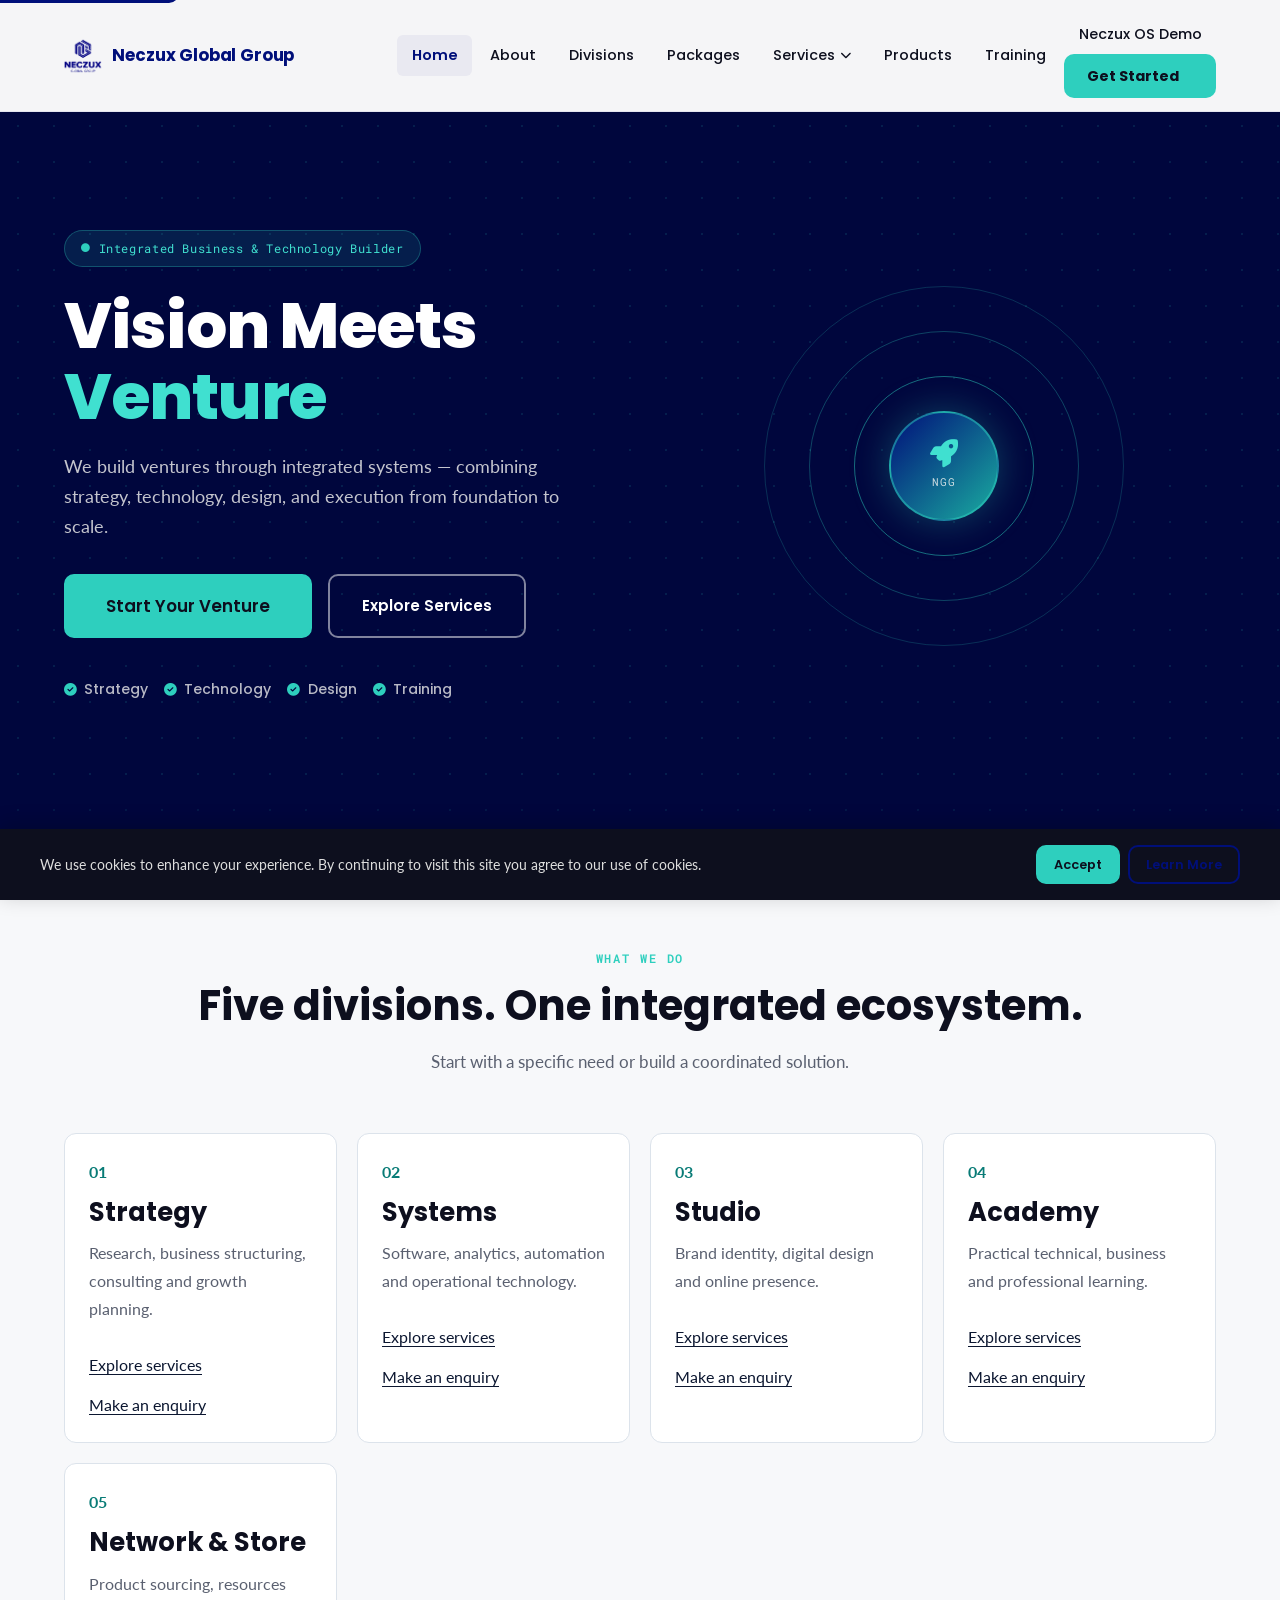
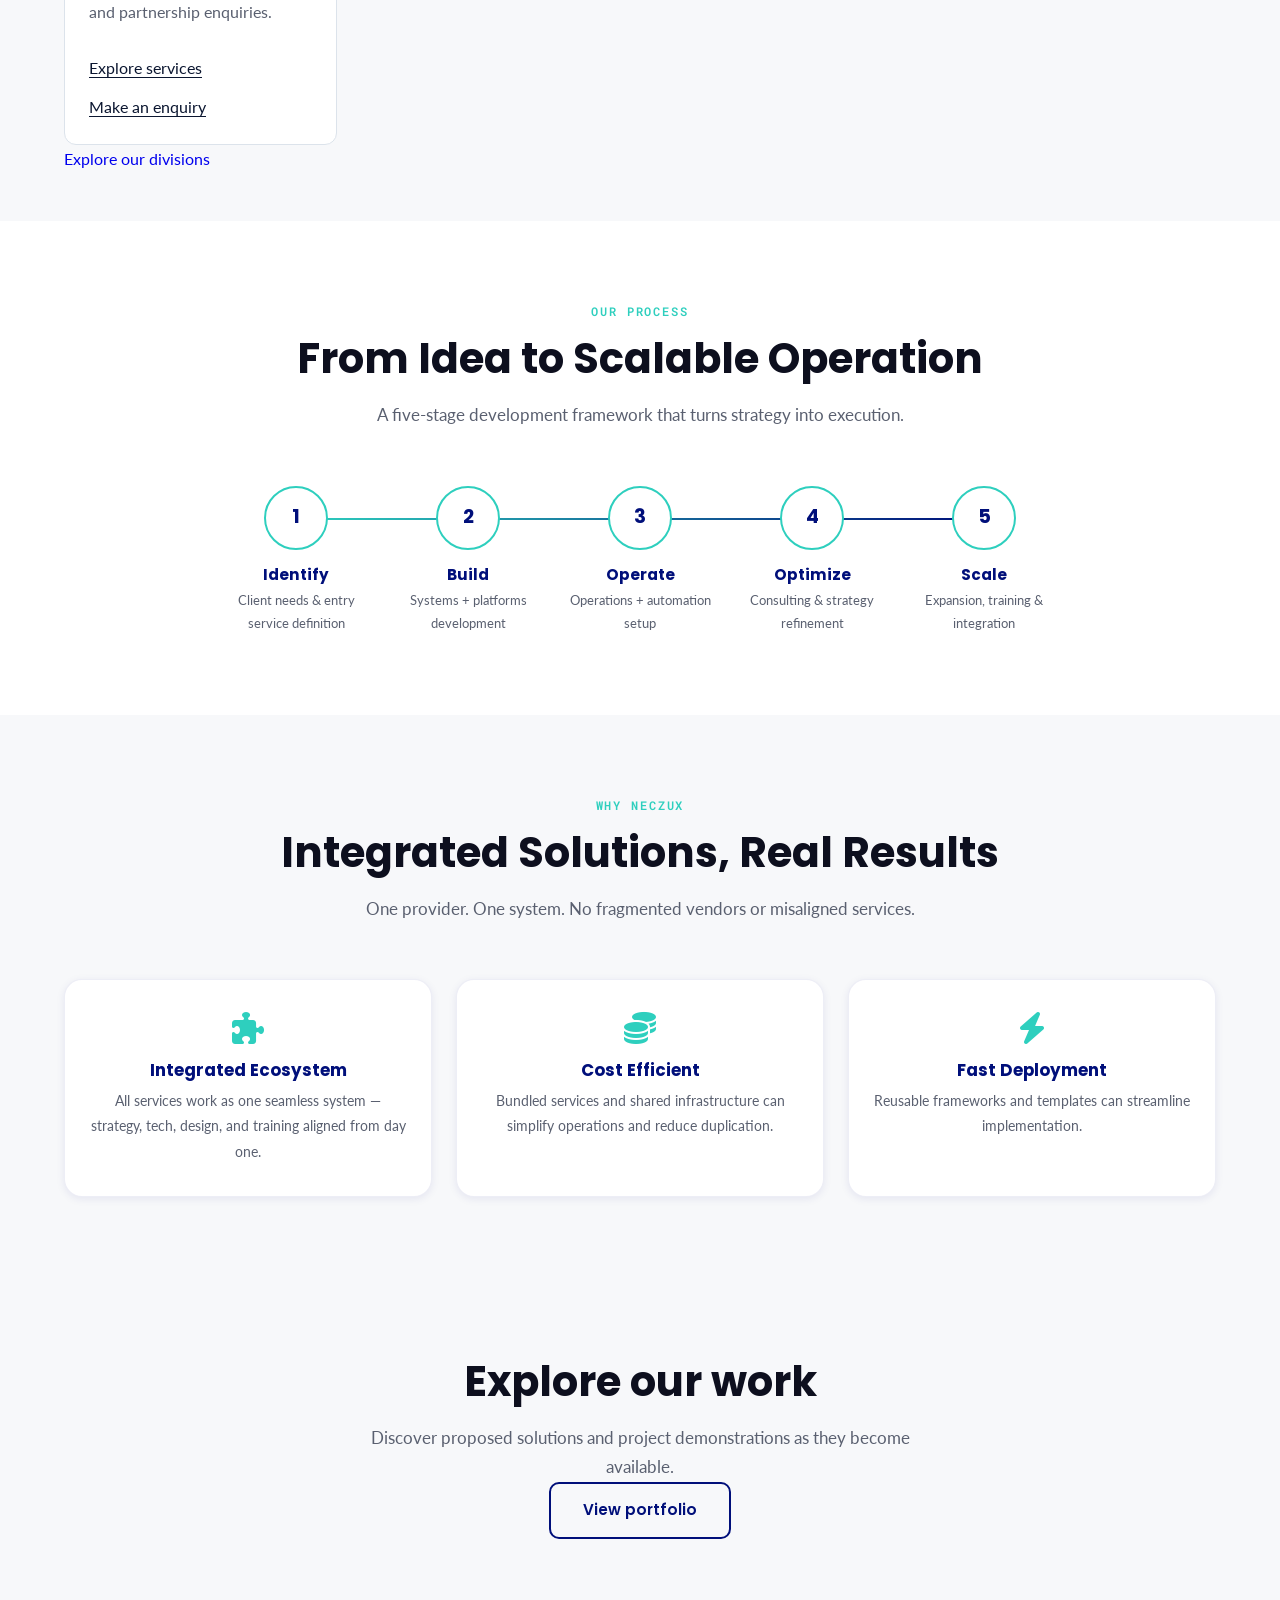
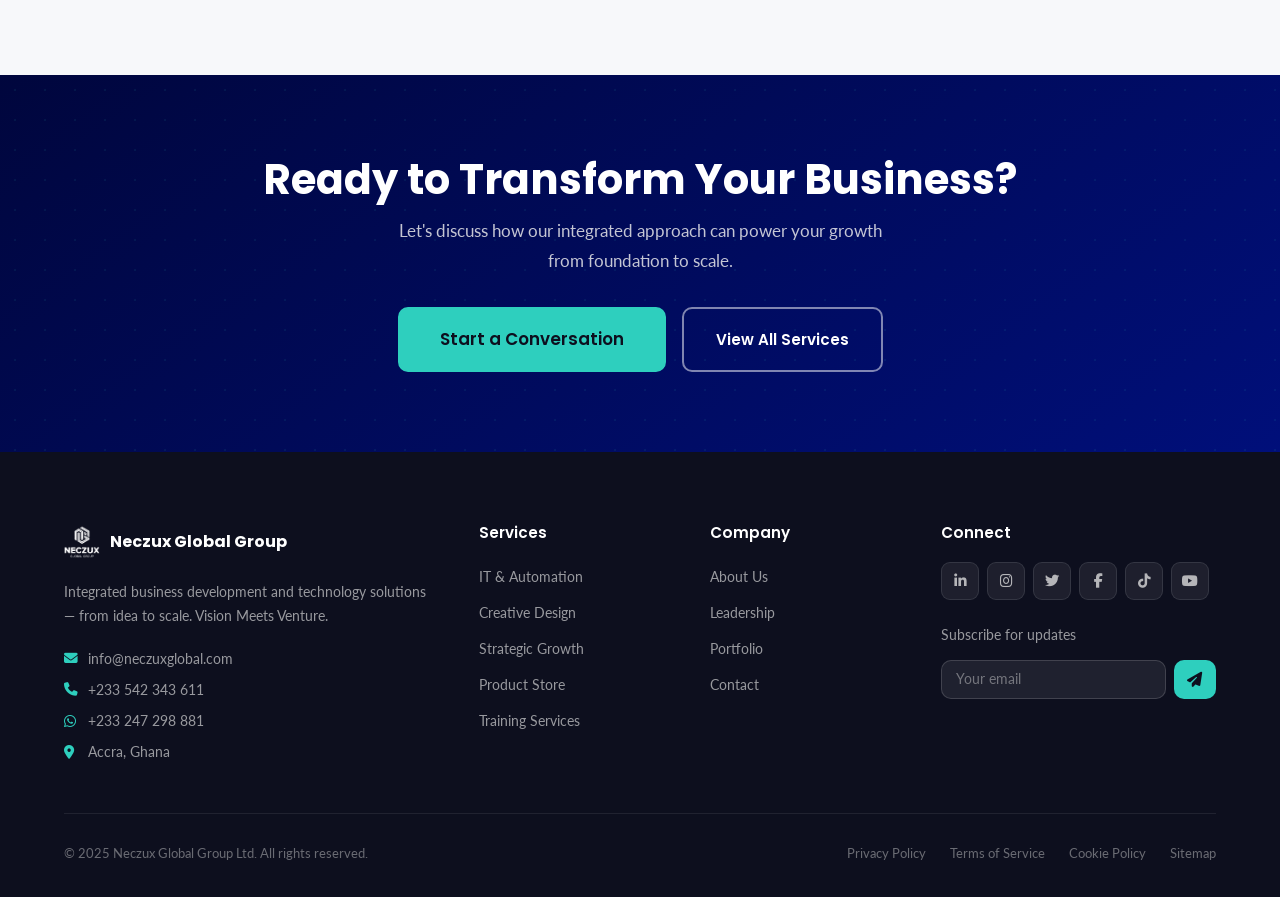
<file: index.html>
<!DOCTYPE html>
<html lang="en">
<head>
    <meta charset="UTF-8">
    <meta name="viewport" content="width=device-width, initial-scale=1.0">
    
    <!-- Primary Meta Tags -->
    <meta name="description" content="Neczux Global Group — Integrated Business & Technology Builder. Strategy, technology, design, and training from foundation to scale. Vision Meets Venture.">
    <meta name="keywords" content="business development, technology solutions, automation, creative design, strategic growth, training, Accra, Ghana">
    <meta name="author" content="Neczux Global Group Ltd.">
    <meta name="robots" content="index, follow">
    
    <!-- Open Graph / Social Media Meta Tags -->
    <meta property="og:type" content="website">
    <meta property="og:url" content="https://ebbykay.github.io/neczuxglobalgroup">
    <meta property="og:title" content="Neczux Global Group | Vision Meets Venture">
    <meta property="og:description" content="Integrated Business & Technology Builder — strategy, technology, design, and training from foundation to scale.">
    <meta property="og:image" content="https://ebbykay.github.io/neczuxglobalgroup/ngg-images/NGG.png">
    <meta property="og:site_name" content="Neczux Global Group">
    
    <!-- Twitter Card -->
    <meta name="twitter:card" content="summary_large_image">
    <meta name="twitter:site" content="@neczuxglobal">
    <meta name="twitter:creator" content="@neczuxglobal">
    <meta property="twitter:domain" content="neczuxglobal.com">
    <meta property="twitter:url" content="https://ebbykay.github.io/neczuxglobalgroup">
    <meta name="twitter:title" content="Neczux Global Group | Vision Meets Venture">
    <meta name="twitter:description" content="Integrated Business & Technology Builder — strategy, technology, design, and training from foundation to scale.">
    <meta name="twitter:image" content="https://ebbykay.github.io/neczuxglobalgroup/ngg-images/NGG.png">
    
    <!-- Security & Compatibility -->
    <meta http-equiv="X-UA-Compatible" content="IE=edge">
    <meta name="format-detection" content="telephone=no">
    <meta name="theme-color" content="#000F7A">
    
    <!-- Preconnect & Resource Hints -->
    <link rel="preconnect" href="https://fonts.googleapis.com">
    <link rel="preconnect" href="https://fonts.gstatic.com" crossorigin>
    <link rel="preconnect" href="https://cdnjs.cloudflare.com">
    <link rel="dns-prefetch" href="https://fonts.googleapis.com">
    <link rel="dns-prefetch" href="https://cdnjs.cloudflare.com">
    
    <!-- Page Title -->
    <title>Neczux Global Group | Vision Meets Venture | Integrated Business & Technology Builder</title>
    
    <!-- Stylesheets -->
    <link rel="stylesheet" href="styles/main.css">
    <link rel="stylesheet" href="https://cdnjs.cloudflare.com/ajax/libs/font-awesome/6.4.0/css/all.min.css">
    <link href="https://fonts.googleapis.com/css2?family=Poppins:wght@300;400;500;600;700;800&family=Lato:wght@300;400;700&family=Roboto+Mono:wght@400;500;600&display=swap" rel="stylesheet">
    
    <!-- Favicon -->
    <link rel="icon" type="image/x-icon" href="ngg-images/favicon.png">
    <link rel="apple-touch-icon" href="ngg-images/favicon.png">
    
    <!-- Structured Data / JSON-LD -->
    <script type="application/ld+json">
    {
        "@context": "https://schema.org",
        "@type": "Organization",
        "name": "Neczux Global Group",
        "url": "https://ebbykay.github.io/neczuxglobalgroup",
        "logo": "https://ebbykay.github.io/neczuxglobalgroup/ngg-images/NGG.png",
        "description": "Integrated Business & Technology Builder delivering strategy, systems, design, and tools that turn ideas into operational ventures.",
        "sameAs": [
            "https://www.linkedin.com/company/neczuxglobal",
            "https://www.instagram.com/neczuxglobal",
            "https://x.com/neczuxglobal",
            "https://www.facebook.com/neczuxglobal",
            "https://www.tiktok.com/@neczuxglobal",
            "https://www.youtube.com/@neczuxglobal"
        ],
        "contactPoint": [{
            "@type": "ContactPoint",
            "telephone": "+233-247-298-881",
            "contactType": "customer service",
            "email": "neczuxglobalgroup@gmail.com",
            "availableLanguage": ["English"]
        }],
        "address": {
            "@type": "PostalAddress",
            "addressLocality": "Accra",
            "addressCountry": "GH"
        }
    }
    </script>
    
    <!-- Analytics disabled pending verified configuration. -->
</head>
<body class="home-page">

    <!-- Skip to Content Link for Accessibility -->
    <a href="#main-content" class="skip-link">Skip to main content</a>

    <!-- Cookie Consent Banner -->
    <div id="cookieConsent" class="cookie-banner" role="dialog" aria-label="Cookie consent">
        <div class="cookie-content">
            <p>We use cookies to enhance your experience. By continuing to visit this site you agree to our use of cookies.</p>
            <div class="cookie-buttons">
                <button id="acceptCookies" class="btn btn-sm btn-primary">Accept</button>
                <a href="privacy-policy.html" class="btn btn-sm btn-outline">Learn More</a>
            </div>
        </div>
    </div>

    <!-- ===== HEADER ===== -->
    <header class="main-header" role="banner">
        <div class="container">
            <nav class="navbar" role="navigation" aria-label="Main navigation">
                <a href="index.html" class="logo" aria-label="Neczux Global Group Home">
                    <img src="ngg-images/NGG.png" alt="Neczux Global Group Logo - Navy Blue and Turquoise" width="38" height="38">
                    <span class="logo-text">Neczux Global Group</span>
                </a>

                <div class="nav-menu" id="navMenu">
                    <ul class="nav-list">
                        <li><a href="index.html" class="active" aria-current="page">Home</a></li>
                        <li><a href="about.html">About</a></li>
                        <li><a href="divisions.html">Divisions</a></li>
<li><a href="packages.html">Packages</a></li>
                        <li class="dropdown">
                            <a href="services.html" class="dropdown-toggle" aria-haspopup="true" aria-expanded="false">
                                Services <i class="fas fa-chevron-down" aria-hidden="true"></i>
                            </a>
                            <div class="dropdown-menu" aria-label="Services submenu">
                                <div class="dropdown-grid">
                                    <a href="services.html#tech-automation" class="dropdown-column">
                                        <h4><i class="fas fa-robot" aria-hidden="true"></i> Technology & Automation</h4>
                                        
                                        <span class="dd-link">Explore <i class="fas fa-arrow-right" aria-hidden="true"></i></span>
                                    </a>
                                    <a href="services.html#creative-design" class="dropdown-column">
                                        <h4><i class="fas fa-palette" aria-hidden="true"></i> Creative Design</h4>
                                        
                                        <span class="dd-link">Explore <i class="fas fa-arrow-right" aria-hidden="true"></i></span>
                                    </a>
                                    <a href="services.html#strategic-growth" class="dropdown-column">
                                        <h4><i class="fas fa-chart-line" aria-hidden="true"></i> Strategic Growth & Training</h4>
                                        
                                        <span class="dd-link">Explore <i class="fas fa-arrow-right" aria-hidden="true"></i></span>
                                    </a>
                                    <a href="products.html" class="dropdown-column">
                                        <h4><i class="fas fa-box-open" aria-hidden="true"></i> Product & Resource Store</h4>
                                        
                                        <span class="dd-link">Explore <i class="fas fa-arrow-right" aria-hidden="true"></i></span>
                                    </a>
                                </div>
                            </div>
                        </li>
                        <li><a href="products.html">Products</a></li>
                        <li><a href="training.html">Training</a></li>
                        <li><a href="operating-system.html">Neczux OS Demo</a> <a href="contact.html" class="nav-cta">Get Started</a></li>
                    </ul>
                </div>

                <button class="mobile-menu-btn" aria-label="Toggle menu" aria-expanded="false" aria-controls="navMenu">
                    <span></span><span></span><span></span>
                </button>
            </nav>
        </div>
    </header>

    <!-- ===== MAIN CONTENT ===== -->
    <main id="main-content">

        <!-- ===== HERO SECTION ===== -->
        <section class="hero" aria-label="Hero section">
            <div class="container">
                <div class="hero-content">
                    <div class="hero-badge">
                        <span class="badge">
                            <i class="fas fa-circle" aria-hidden="true"></i> Integrated Business & Technology Builder
                        </span>
                    </div>
                    <h1 class="hero-title">Vision Meets <span class="hero-accent">Venture</span></h1>
                    <p class="hero-subtitle">
                    We build ventures through integrated systems — combining strategy, technology, design,
                    and execution from foundation to scale.
                    </p>
                    <div class="hero-buttons">
                        <a href="contact.html" class="btn btn-primary btn-lg">Start Your Venture</a>
                        <a href="services.html" class="btn btn-outline-white">Explore Services</a>
                    </div>
                    <div class="hero-features">
                        <div class="feature"><i class="fas fa-check-circle" aria-hidden="true"></i><span>Strategy</span></div>
                        <div class="feature"><i class="fas fa-check-circle" aria-hidden="true"></i><span>Technology</span></div>
                        <div class="feature"><i class="fas fa-check-circle" aria-hidden="true"></i><span>Design</span></div>
                        <div class="feature"><i class="fas fa-check-circle" aria-hidden="true"></i><span>Training</span></div>
                    </div>
                </div>
                <div class="hero-visual">
                    <div class="hero-graphic" aria-hidden="true">
                        <div class="graphic-ring ring-1"></div>
                        <div class="graphic-ring ring-2"></div>
                        <div class="graphic-ring ring-3"></div>
                        <div class="graphic-center">
                            <i class="fas fa-rocket" aria-hidden="true"></i>
                            <span>NGG</span>
                        </div>
                    </div>
                </div>
            </div>
        </section>

        <!-- ===== CORE SERVICES ===== -->
        <section class="core-services division-section" aria-labelledby="services-heading"><div class="container"><div class="section-header"><span class="section-label">What we do</span><h2 id="services-heading">Five divisions. One integrated ecosystem.</h2><p>Start with a specific need or build a coordinated solution.</p></div><div class="division-grid"><article class="division-card" id="strategy"><span class="division-index">01</span><h3>Strategy</h3><p>Research, business structuring, consulting and growth planning.</p><a href="services.html#strategic-growth">Explore services</a><a href="contact.html?service=strategic-growth">Make an enquiry</a></article>
<article class="division-card" id="systems"><span class="division-index">02</span><h3>Systems</h3><p>Software, analytics, automation and operational technology.</p><a href="services.html#tech-automation">Explore services</a><a href="contact.html?service=technology-automation">Make an enquiry</a></article>
<article class="division-card" id="studio"><span class="division-index">03</span><h3>Studio</h3><p>Brand identity, digital design and online presence.</p><a href="services.html#creative-design">Explore services</a><a href="contact.html?service=creative-design">Make an enquiry</a></article>
<article class="division-card" id="academy"><span class="division-index">04</span><h3>Academy</h3><p>Practical technical, business and professional learning.</p><a href="training.html">Explore services</a><a href="contact.html?service=academy">Make an enquiry</a></article>
<article class="division-card" id="network-store"><span class="division-index">05</span><h3>Network &amp; Store</h3><p>Product sourcing, resources and partnership enquiries.</p><a href="products.html">Explore services</a><a href="contact.html?service=product-store">Make an enquiry</a></article></div><p><a href="divisions.html">Explore our divisions</a></p></div></section>

        <!-- ===== HOW WE WORK ===== -->
        <section class="framework" aria-labelledby="framework-heading">
            <div class="container">
                <div class="section-header">
                    <span class="section-label">Our Process</span>
                    <h2 id="framework-heading">From Idea to Scalable Operation</h2>
                    <p>A five-stage development framework that turns strategy into execution.</p>
                </div>

                <div class="framework-timeline" role="list">
                    <div class="timeline-step" role="listitem">
                        <div class="step-number" aria-hidden="true">1</div>
                        <h4>Identify</h4>
                        <p>Client needs & entry service definition</p>
                    </div>
                    <div class="timeline-step" role="listitem">
                        <div class="step-number" aria-hidden="true">2</div>
                        <h4>Build</h4>
                        <p>Systems + platforms development</p>
                    </div>
                    <div class="timeline-step" role="listitem">
                        <div class="step-number" aria-hidden="true">3</div>
                        <h4>Operate</h4>
                        <p>Operations + automation setup</p>
                    </div>
                    <div class="timeline-step" role="listitem">
                        <div class="step-number" aria-hidden="true">4</div>
                        <h4>Optimize</h4>
                        <p>Consulting & strategy refinement</p>
                    </div>
                    <div class="timeline-step" role="listitem">
                        <div class="step-number" aria-hidden="true">5</div>
                        <h4>Scale</h4>
                        <p>Expansion, training & integration</p>
                    </div>
                </div>
            </div>
        </section>

        <!-- ===== WHY CHOOSE US ===== -->
        <section class="why-choose" aria-labelledby="why-heading">
            <div class="container">
                <div class="section-header">
                    <span class="section-label">Why Neczux</span>
                    <h2 id="why-heading">Integrated Solutions, Real Results</h2>
                    <p>One provider. One system. No fragmented vendors or misaligned services.</p>
                </div>

                <div class="benefits-grid">
                    <div class="benefit-card">
                        <i class="fas fa-puzzle-piece" aria-hidden="true"></i>
                        <h3>Integrated Ecosystem</h3>
                        <p>All services work as one seamless system — strategy, tech, design, and training aligned from day one.</p>
                    </div>
                    <div class="benefit-card">
                        <i class="fas fa-coins" aria-hidden="true"></i>
                        <h3>Cost Efficient</h3>
                        <p>Bundled services and shared infrastructure can simplify operations and reduce duplication.</p>
                    </div>
                    <div class="benefit-card">
                        <i class="fas fa-bolt" aria-hidden="true"></i>
                        <h3>Fast Deployment</h3>
                        <p>Reusable frameworks and templates can streamline implementation.</p>
                    </div>
                </div>
            </div>
        </section>

        <!-- ===== TESTIMONIALS ===== -->
        

        <!-- ===== CASE STUDIES PREVIEW ===== -->
        <section class="case-studies-preview" aria-labelledby="case-heading"><div class="container"><div class="section-header"><h2 id="case-heading">Explore our work</h2><p>Discover proposed solutions and project demonstrations as they become available.</p><a href="portfolio.html" class="btn btn-outline">View portfolio</a></div></div></section>

        <!-- ===== CTA SECTION ===== -->
        <section class="cta-section" aria-label="Call to action">
            <div class="container">
                <div class="cta-content">
                    <h2>Ready to Transform Your Business?</h2>
                    <p>Let's discuss how our integrated approach can power your growth from foundation to scale.</p>
                    <div class="cta-buttons">
                        <a href="contact.html" class="btn btn-primary btn-lg">Start a Conversation</a>
                        <a href="services.html" class="btn btn-outline-white">View All Services</a>
                    </div>
                </div>
            </div>
        </section>

    </main>

    <!-- ===== FOOTER ===== -->
    <footer class="main-footer" role="contentinfo">
        <div class="container">
            <div class="footer-grid">
                <div class="footer-col">
                    <div class="footer-logo">
                        <img src="ngg-images/NGG3.png" alt="Neczux Global Group Footer Logo" width="36" height="36" loading="lazy">
                        <span>Neczux Global Group</span>
                    </div>
                    <p class="footer-description">
                        Integrated business development and technology solutions — from idea to scale.
                        Vision Meets Venture.
                    </p>
                    <div class="footer-contact-info">
                        <a href="mailto:info@neczuxglobal.com" aria-label="Email us">
                            <i class="fas fa-envelope" aria-hidden="true"></i> <span class="__cf_email__" data-cfemail="711f14120b0409161d1e13101d16031e040131161c10181d5f121e1c">info@neczuxglobal.com</span>
                        </a>
                        <a href="tel:+233542343611" aria-label="Call us alternate number">
                            <i class="fas fa-phone" aria-hidden="true"></i> +233 542 343 611
                        </a>
                        <a href="https://wa.me/233247298881" target="_blank" rel="noopener" aria-label="Chat with us on WhatsApp">
                            <i class="fab fa-whatsapp" aria-hidden="true"></i> +233 247 298 881
                        </a>
                        <p><i class="fas fa-map-marker-alt" aria-hidden="true"></i> Accra, Ghana</p>
                    </div>
                </div>

                <div class="footer-col">
                    <h4>Services</h4>
                    <ul>
                        <li><a href="services.html#tech-automation">IT & Automation</a></li>
                        <li><a href="services.html#creative-design">Creative Design</a></li>
                        <li><a href="services.html#strategic-growth">Strategic Growth</a></li>
                        <li><a href="products.html">Product Store</a></li>
                        <li><a href="training.html">Training Services</a></li>
                    </ul>
                </div>

                <div class="footer-col">
                    <h4>Company</h4>
                    <ul>
                        <li><a href="about.html">About Us</a></li>
                        <li><a href="about.html#leadership">Leadership</a></li>
                        
                        <li><a href="portfolio.html">Portfolio</a></li>
                        <li><a href="contact.html">Contact</a></li>
                    </ul>
                </div>

                <div class="footer-col">
                    <h4>Connect</h4>
                    <div class="footer-socials">
                        <a href="https://www.linkedin.com/company/neczuxglobal" target="_blank" rel="noopener" aria-label="Follow us on LinkedIn">
                            <i class="fab fa-linkedin-in" aria-hidden="true"></i>
                        </a>
                        <a href="https://www.instagram.com/neczuxglobal" target="_blank" rel="noopener" aria-label="Follow us on Instagram">
                            <i class="fab fa-instagram" aria-hidden="true"></i>
                        </a>
                        <a href="https://x.com/neczuxglobal" target="_blank" rel="noopener noreferrer" aria-label="Twitter">
                            <i class="fab fa-twitter"></i>
                        </a>
                        <a href="https://www.facebook.com/neczuxglobal" target="_blank" rel="noopener" aria-label="Follow us on Facebook">
                            <i class="fab fa-facebook-f" aria-hidden="true"></i>
                        </a>
                        <a href="https://www.tiktok.com/@neczuxglobal" target="_blank" rel="noopener" aria-label="Follow us on TikTok">
                            <i class="fab fa-tiktok" aria-hidden="true"></i>
                        </a>
                        <a href="https://www.youtube.com/@neczuxglobal" target="_blank" rel="noopener" aria-label="Subscribe to our YouTube channel">
                            <i class="fab fa-youtube" aria-hidden="true"></i>
                        </a>
                    </div>
                    <div class="newsletter">
                        <p style="color:rgba(245,245,243,0.6);font-size:0.85rem;margin-bottom:0.75rem;">Subscribe for updates</p>
                        <form class="newsletter-form" id="footerNewsletter" aria-label="Newsletter signup">
                            <input type="email" placeholder="Your email" required aria-label="Email address">
                            <button type="submit" aria-label="Subscribe"><i class="fas fa-paper-plane" aria-hidden="true"></i></button>
                        </form>
                    </div>
                </div>
            </div>

            <div class="footer-bottom">
                <p>&copy; 2025 Neczux Global Group Ltd. All rights reserved.</p>
                <div class="footer-links">
                    <a href="privacy-policy.html">Privacy Policy</a>
                    <a href="terms-of-service.html">Terms of Service</a>
                    <a href="cookie-policy.html">Cookie Policy</a>
                    <a href="sitemap.xml">Sitemap</a>
                </div>
            </div>
        </div>
    </footer>
    <button id="scrollToTop" class="scroll-top-btn" aria-label="Back to top" title="Back to top"><i class="fas fa-chevron-up"></i></button>
    <script src="scripts/main.js"></script>
</body>
</html>
</file>
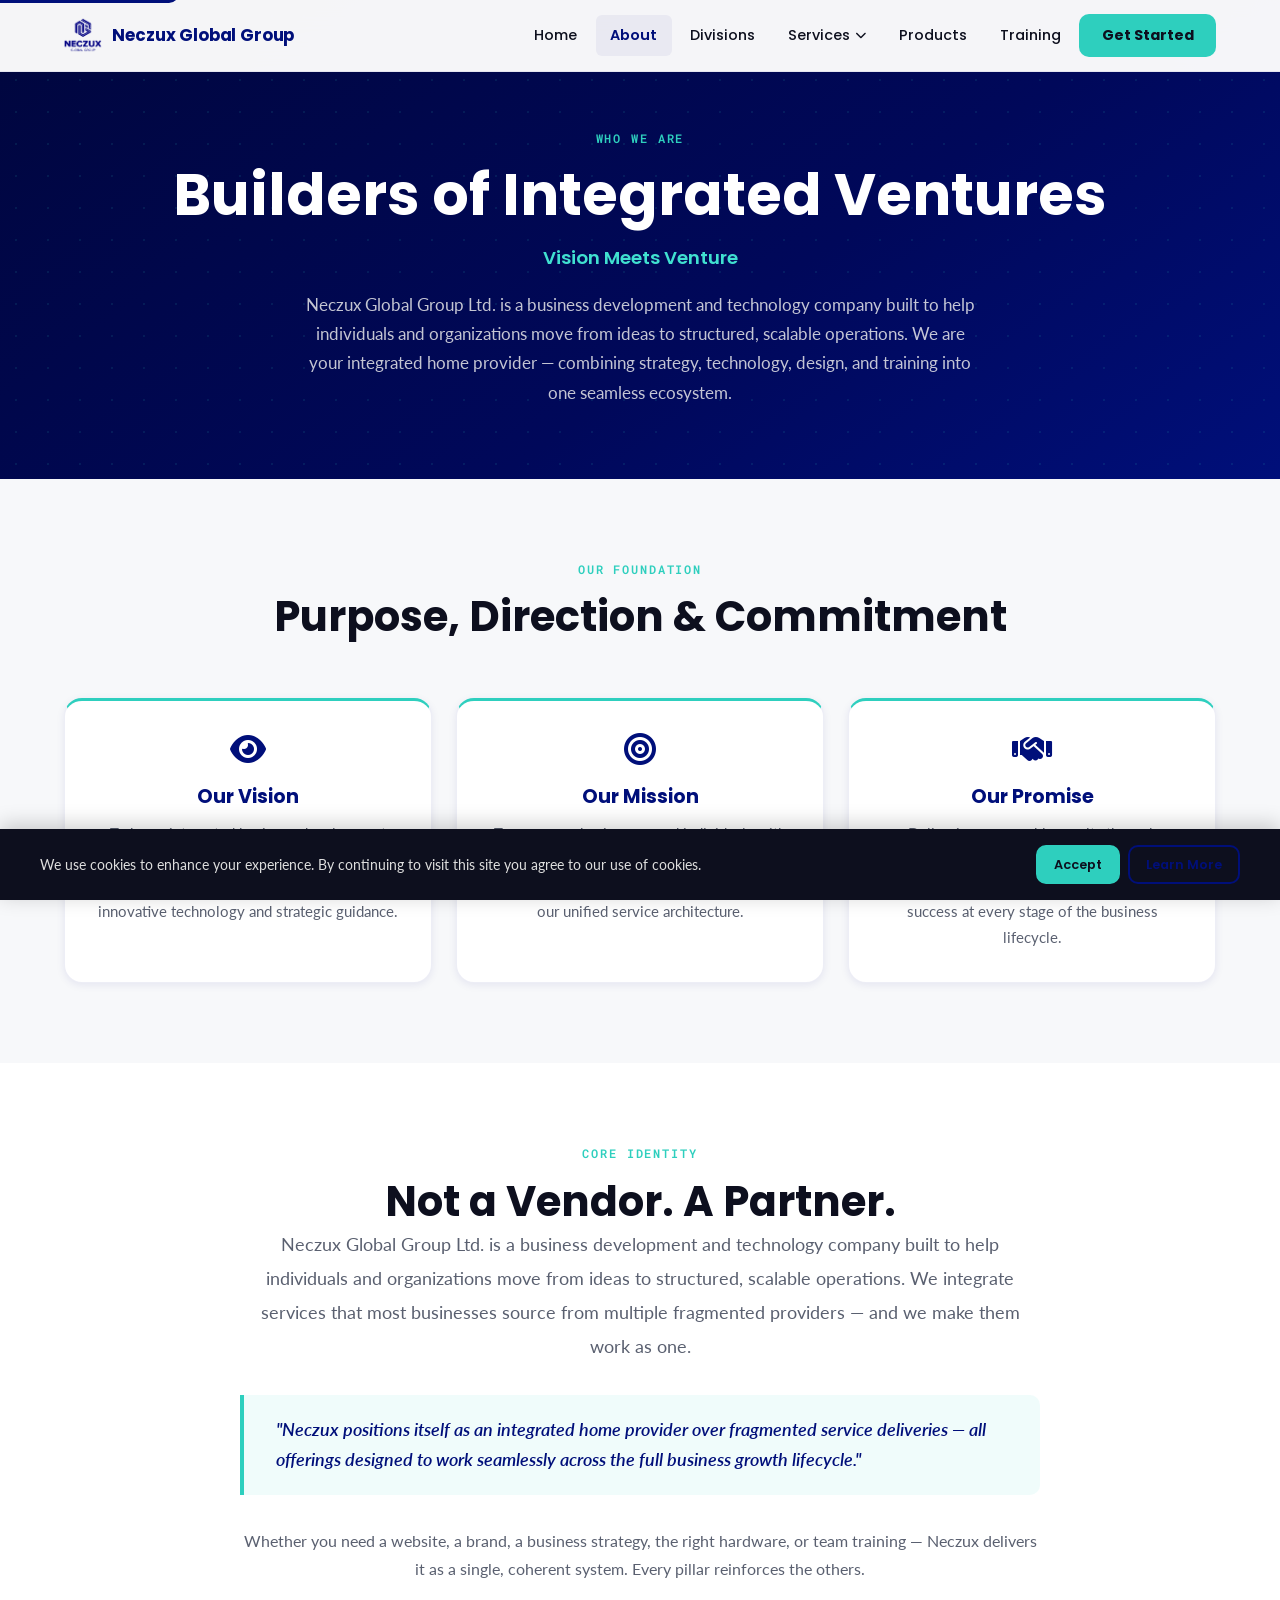
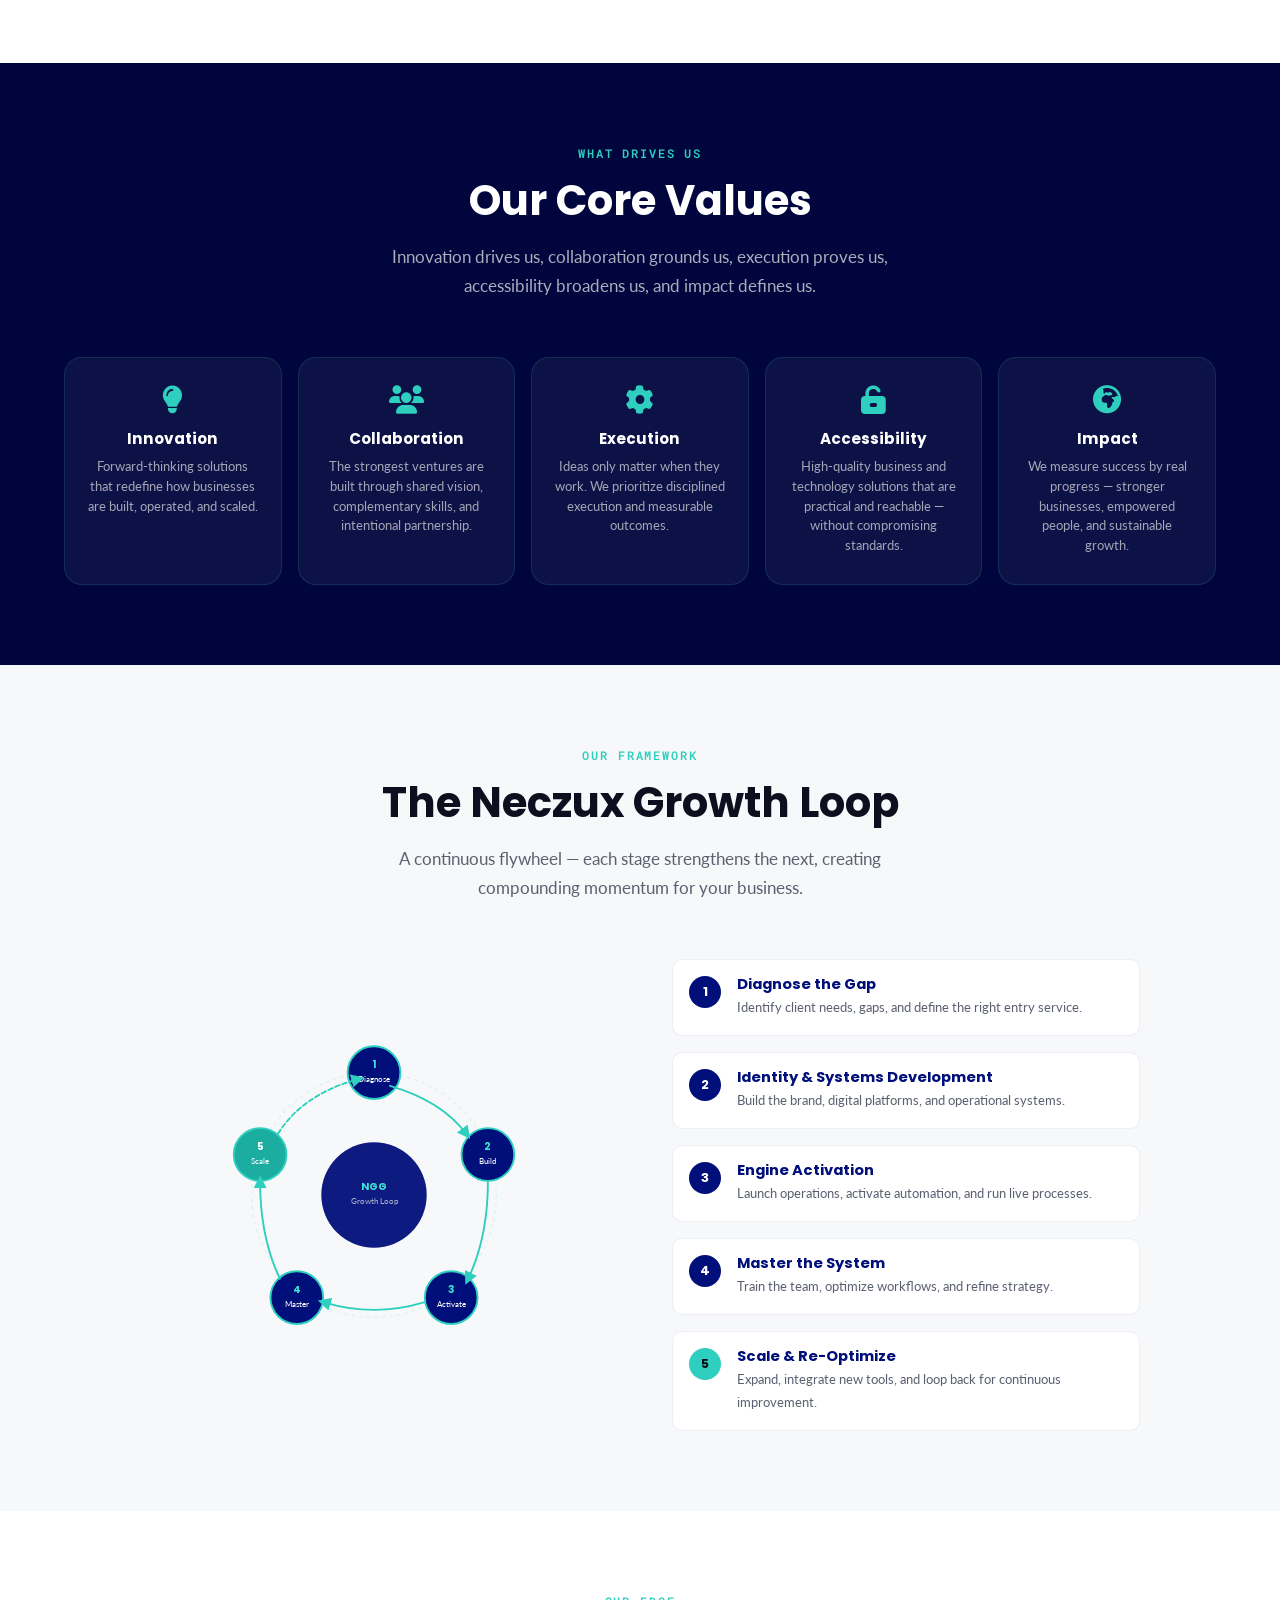
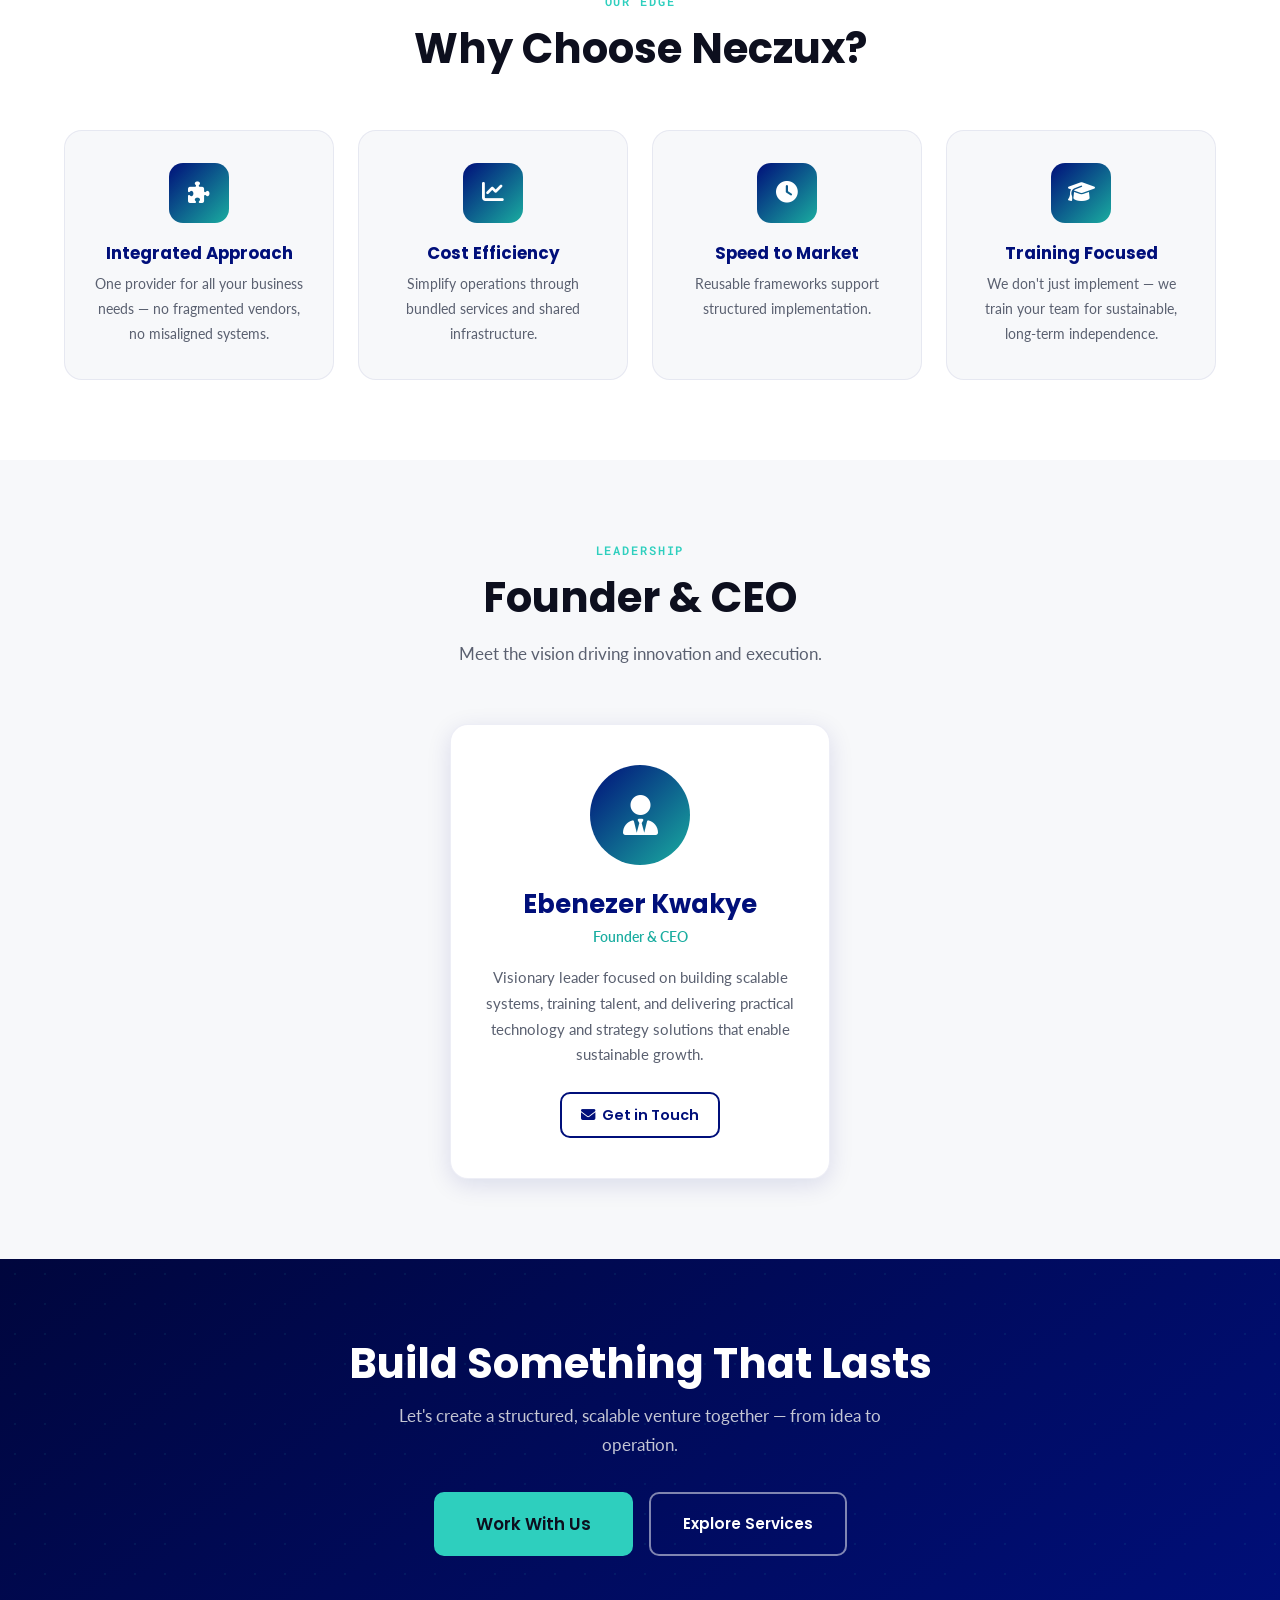
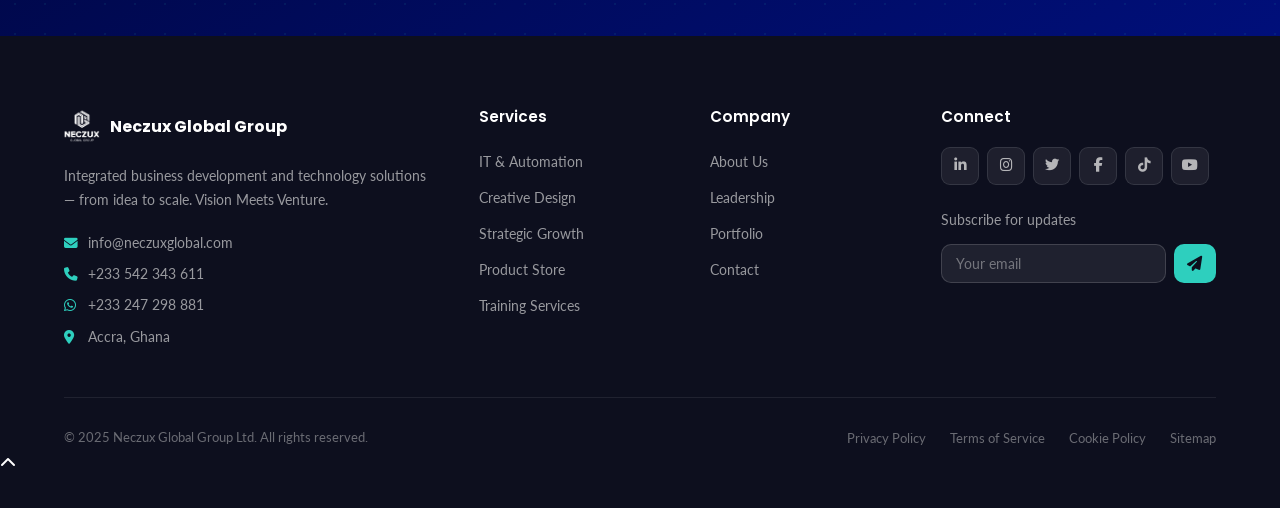
<file: about.html>
<!DOCTYPE html>
<html lang="en">
<head>
    <meta charset="UTF-8">
    <meta name="viewport" content="width=device-width, initial-scale=1.0">
    
    <!-- Meta Tags -->
    <meta name="description" content="About Neczux Global Group — Integrated Business & Technology Builder. Our vision, mission, values, and the Growth Loop framework. Vision Meets Venture.">
    <meta name="keywords" content="about Neczux, business development, technology company, Accra, Ghana, integrated solutions">
    <meta name="author" content="Neczux Global Group Ltd.">
    
    <!-- Open Graph -->
    <meta property="og:type" content="website">
    <meta property="og:url" content="https://ebbykay.github.io/neczuxglobalgroup/about.html">
    <meta property="og:title" content="About Us | Neczux Global Group">
    <meta property="og:description" content="Integrated Business & Technology Builder — our vision, mission, values, and the Growth Loop framework.">
    <meta property="og:image" content="https://ebbykay.github.io/neczuxglobalgroup/ngg-images/NGG.png">
    
    <!-- Twitter -->
    <meta name="twitter:card" content="summary_large_image">
    <meta name="twitter:title" content="About Us | Neczux Global Group">
    <meta name="twitter:description" content="Integrated Business & Technology Builder — our vision, mission, values, and the Growth Loop framework.">
    
    <!-- Preconnect -->
    <link rel="preconnect" href="https://fonts.googleapis.com">
    <link rel="preconnect" href="https://fonts.gstatic.com" crossorigin>
    <link rel="preconnect" href="https://cdnjs.cloudflare.com">
    
    <title>About Us | Neczux Global Group | Vision Meets Venture</title>
    
    <link rel="stylesheet" href="styles/main.css">
    <link rel="stylesheet" href="https://cdnjs.cloudflare.com/ajax/libs/font-awesome/6.4.0/css/all.min.css">
    <link href="https://fonts.googleapis.com/css2?family=Poppins:wght@300;400;500;600;700;800&family=Lato:wght@300;400;700&family=Roboto+Mono:wght@400;500;600&display=swap" rel="stylesheet">
    <link rel="icon" type="image/x-icon" href="ngg-images/favicon.png">
        
    <!-- Favicon -->
    <link rel="icon" type="image/x-icon" href="ngg-images/favicon.png">
    <link rel="apple-touch-icon" href="ngg-images/favicon.png">
    
    <!-- Structured Data -->
    <script type="application/ld+json">
    {
        "@context": "https://schema.org",
        "@type": "AboutPage",
        "name": "About Neczux Global Group",
        "description": "Neczux Global Group Ltd. is a business development and technology company built to help individuals and organizations move from ideas to structured, scalable operations.",
        "mainEntity": {
            "@type": "Organization",
            "name": "Neczux Global Group",
            "url": "https://ebbykay.github.io/neczuxglobalgroup",
            "logo": "https://ebbykay.github.io/neczuxglobalgroup/ngg-images/NGG.png",
            "sameAs": [
                "https://www.linkedin.com/company/neczuxglobal",
                "https://www.instagram.com/neczuxglobal",
                "https://x.com/neczuxglobal"
            ]
        }
    }
    </script>
</head>
<body>

    <!-- Skip Link -->
    <a href="#main-content" class="skip-link">Skip to main content</a>

    <!-- Cookie Banner -->
    <div id="cookieConsent" class="cookie-banner">
        <div class="cookie-content">
            <p>We use cookies to enhance your experience. By continuing to visit this site you agree to our use of cookies.</p>
            <div class="cookie-buttons">
                <button id="acceptCookies" class="btn btn-sm btn-primary">Accept</button>
                <a href="privacy-policy.html" class="btn btn-sm btn-outline">Learn More</a>
            </div>
        </div>
    </div>

    <!-- ===== HEADER ===== -->
    <header class="main-header">
        <div class="container">
            <nav class="navbar">
                <a href="index.html" class="logo">
                    <img src="ngg-images/NGG.png" alt="Neczux Global Group Logo" width="38" height="38">
                    <span class="logo-text">Neczux Global Group</span>
                </a>
                <div class="nav-menu">
                    <ul class="nav-list">
                        <li><a href="index.html">Home</a></li>
                        <li><a href="about.html" class="active" aria-current="page">About</a></li>
                        <li><a href="divisions.html">Divisions</a></li>
                        <li class="dropdown">
                            <a href="services.html" class="dropdown-toggle">Services <i class="fas fa-chevron-down"></i></a>
                            <div class="dropdown-menu">
                                <div class="dropdown-grid">
                                    <a href="services.html#tech-automation" class="dropdown-column">
                                        <h4><i class="fas fa-robot"></i> Technology & Automation</h4>
                                     
                                        <span class="dd-link">Explore <i class="fas fa-arrow-right"></i></span>
                                    </a>
                                    <a href="services.html#creative-design" class="dropdown-column">
                                        <h4><i class="fas fa-palette"></i> Creative Design</h4>
                                       
                                        <span class="dd-link">Explore <i class="fas fa-arrow-right"></i></span>
                                    </a>
                                    <a href="services.html#strategic-growth" class="dropdown-column">
                                        <h4><i class="fas fa-chart-line"></i> Strategic Growth & Training</h4>
                                       
                                        <span class="dd-link">Explore <i class="fas fa-arrow-right"></i></span>
                                    </a>
                                    <a href="products.html" class="dropdown-column">
                                        <h4><i class="fas fa-box-open"></i> Product & Resource Store</h4>
                                     
                                        <span class="dd-link">Explore <i class="fas fa-arrow-right"></i></span>
                                    </a>
                                </div>
                            </div>
                        </li>
                        <li><a href="products.html">Products</a></li>
                        <li><a href="training.html">Training</a></li>
                        <li><a href="contact.html" class="nav-cta">Get Started</a></li>
                    </ul>
                </div>
                <button class="mobile-menu-btn" aria-label="Toggle menu">
                    <span></span><span></span><span></span>
                </button>
            </nav>
        </div>
    </header>

    <!-- ===== MAIN CONTENT ===== -->
    <main id="main-content">

        <!-- ===== PAGE HERO ===== -->
        <section class="page-hero">
            <div class="container">
                <span class="section-label" style="display:block;text-align:center;margin-bottom:0.75rem;">Who We Are</span>
                <h1>Builders of Integrated Ventures</h1>
                <p class="hero-subtitle">Vision Meets Venture</p>
                <p class="hero-description">
                    Neczux Global Group Ltd. is a business development and technology company built to help individuals
                    and organizations move from ideas to structured, scalable operations. We are your integrated home
                    provider — combining strategy, technology, design, and training into one seamless ecosystem.
                </p>
            </div>
        </section>

        <!-- ===== MISSION / VISION / PROMISE ===== -->
        <section class="mission-vision">
            <div class="container">
                <div class="section-header">
                    <span class="section-label">Our Foundation</span>
                    <h2>Purpose, Direction & Commitment</h2>
                </div>
                <div class="mv-grid">
                    <article class="mv-card">
                        <i class="fas fa-eye"></i>
                        <h3>Our Vision</h3>
                        <p>To be an integrated business development partner of choice — transforming ideas into sustainable, scalable enterprises through innovative technology and strategic guidance.</p>
                    </article>
                    <article class="mv-card">
                        <i class="fas fa-bullseye"></i>
                        <h3>Our Mission</h3>
                        <p>To empower businesses and individuals with integrated solutions that simplify complexity, reduce costs, and accelerate growth through our unified service architecture.</p>
                    </article>
                    <article class="mv-card">
                        <i class="fas fa-handshake"></i>
                        <h3>Our Promise</h3>
                        <p>Delivering measurable results through integrated services, deep contextual understanding, and commitment to client success at every stage of the business lifecycle.</p>
                    </article>
                </div>
            </div>
        </section>

        <!-- ===== CORE IDENTITY ===== -->
        <section class="core-identity">
            <div class="container">
                <div class="identity-inner">
                    <span class="section-label">Core Identity</span>
                    <h2>Not a Vendor. A Partner.</h2>
                    <p class="identity-statement">
                        Neczux Global Group Ltd. is a business development and technology company built to
                        help individuals and organizations move from ideas to structured, scalable operations.
                        We integrate services that most businesses source from multiple fragmented providers — and we
                        make them work as one.
                    </p>
                    <blockquote class="identity-highlight">
                        "Neczux positions itself as an integrated home provider over fragmented service deliveries —
                        all offerings designed to work seamlessly across the full business growth lifecycle."
                    </blockquote>
                    <p>
                        Whether you need a website, a brand, a business strategy, the right hardware, or team training —
                        Neczux delivers it as a single, coherent system. Every pillar reinforces the others.
                    </p>
                </div>
            </div>
        </section>

        <!-- ===== CORE VALUES ===== -->
        <section class="core-values" id="values">
            <div class="container">
                <div class="section-header">
                    <span class="section-label">What Drives Us</span>
                    <h2>Our Core Values</h2>
                    <p>Innovation drives us, collaboration grounds us, execution proves us, accessibility broadens us, and impact defines us.</p>
                </div>
                <div class="values-grid">
                    <article class="value-card">
                        <i class="fas fa-lightbulb"></i>
                        <h4>Innovation</h4>
                        <p>Forward-thinking solutions that redefine how businesses are built, operated, and scaled.</p>
                    </article>
                    <article class="value-card">
                        <i class="fas fa-users"></i>
                        <h4>Collaboration</h4>
                        <p>The strongest ventures are built through shared vision, complementary skills, and intentional partnership.</p>
                    </article>
                    <article class="value-card">
                        <i class="fas fa-cog"></i>
                        <h4>Execution</h4>
                        <p>Ideas only matter when they work. We prioritize disciplined execution and measurable outcomes.</p>
                    </article>
                    <article class="value-card">
                        <i class="fas fa-unlock-alt"></i>
                        <h4>Accessibility</h4>
                        <p>High-quality business and technology solutions that are practical and reachable — without compromising standards.</p>
                    </article>
                    <article class="value-card">
                        <i class="fas fa-globe-africa"></i>
                        <h4>Impact</h4>
                        <p>We measure success by real progress — stronger businesses, empowered people, and sustainable growth.</p>
                    </article>
                </div>
            </div>
        </section>

        <!-- ===== GROWTH LOOP ===== -->
        <section class="growth-loop">
            <div class="container">
                <div class="section-header">
                    <span class="section-label">Our Framework</span>
                    <h2>The Neczux Growth Loop</h2>
                    <p>A continuous flywheel — each stage strengthens the next, creating compounding momentum for your business.</p>
                </div>

                <div class="loop-container">
                    <!-- SVG Circular Diagram -->
                    <div class="loop-visual-wrap" aria-hidden="true">
                        <svg viewBox="0 0 340 340" width="100%" height="100%" xmlns="http://www.w3.org/2000/svg">
                            <!-- Guideline circle -->
                            <circle cx="170" cy="170" r="130" fill="none" stroke="rgba(46,207,190,0.12)" stroke-width="1.5" stroke-dasharray="4 4"/>
                            <!-- Center core -->
                            <circle cx="170" cy="170" r="56" fill="var(--navy)" opacity="0.95"/>
                            <text x="170" y="165" text-anchor="middle" fill="#40E0D0" font-family="Poppins,sans-serif" font-weight="700" font-size="11">NGG</text>
                            <text x="170" y="180" text-anchor="middle" fill="rgba(245,245,243,0.7)" font-family="Lato,sans-serif" font-size="8">Growth Loop</text>
                            <!-- Node 1: Top — Diagnose (170, 40) -->
                            <circle cx="170" cy="40" r="28" fill="var(--navy)" stroke="var(--teal)" stroke-width="2"/>
                            <text x="170" y="35" text-anchor="middle" fill="var(--teal-bright)" font-family="Poppins,sans-serif" font-weight="700" font-size="11">1</text>
                            <text x="170" y="50" text-anchor="middle" fill="white" font-family="Lato,sans-serif" font-size="8">Diagnose</text>
                            <!-- Node 2: Upper-right — Build (291, 127) -->
                            <circle cx="291" cy="127" r="28" fill="var(--navy)" stroke="var(--teal)" stroke-width="2"/>
                            <text x="291" y="122" text-anchor="middle" fill="var(--teal-bright)" font-family="Poppins,sans-serif" font-weight="700" font-size="11">2</text>
                            <text x="291" y="137" text-anchor="middle" fill="white" font-family="Lato,sans-serif" font-size="8">Build</text>
                            <!-- Node 3: Lower-right — Activate (252, 279) -->
                            <circle cx="252" cy="279" r="28" fill="var(--navy)" stroke="var(--teal)" stroke-width="2"/>
                            <text x="252" y="274" text-anchor="middle" fill="var(--teal-bright)" font-family="Poppins,sans-serif" font-weight="700" font-size="11">3</text>
                            <text x="252" y="289" text-anchor="middle" fill="white" font-family="Lato,sans-serif" font-size="8">Activate</text>
                            <!-- Node 4: Lower-left — Master (88, 279) -->
                            <circle cx="88" cy="279" r="28" fill="var(--navy)" stroke="var(--teal)" stroke-width="2"/>
                            <text x="88" y="274" text-anchor="middle" fill="var(--teal-bright)" font-family="Poppins,sans-serif" font-weight="700" font-size="11">4</text>
                            <text x="88" y="289" text-anchor="middle" fill="white" font-family="Lato,sans-serif" font-size="8">Master</text>
                            <!-- Node 5: Upper-left — Scale (49, 127) -->
                            <circle cx="49" cy="127" r="28" fill="var(--teal-dim)" stroke="var(--teal)" stroke-width="2"/>
                            <text x="49" y="122" text-anchor="middle" fill="white" font-family="Poppins,sans-serif" font-weight="700" font-size="11">5</text>
                            <text x="49" y="137" text-anchor="middle" fill="white" font-family="Lato,sans-serif" font-size="8">Scale</text>
                            <!-- Arrows clockwise -->
                            <defs>
                                <marker id="arr" markerWidth="7" markerHeight="7" refX="3.5" refY="3.5" orient="auto">
                                    <path d="M0,0 L0,7 L7,3.5 z" fill="#2ECFBE"/>
                                </marker>
                            </defs>
                            <path d="M187,54 Q242,70 268,105" fill="none" stroke="var(--teal)" stroke-width="2" stroke-linecap="round" marker-end="url(#arr)"/>
                            <path d="M291,156 Q291,215 270,259" fill="none" stroke="var(--teal)" stroke-width="2" stroke-linecap="round" marker-end="url(#arr)"/>
                            <path d="M223,284 Q170,300 117,284" fill="none" stroke="var(--teal)" stroke-width="2" stroke-linecap="round" marker-end="url(#arr)"/>
                            <path d="M70,259 Q49,215 49,156" fill="none" stroke="var(--teal)" stroke-width="2" stroke-linecap="round" marker-end="url(#arr)"/>
                            <path d="M68,105 Q94,63 153,47" fill="none" stroke="var(--teal)" stroke-width="2" stroke-linecap="round" stroke-dasharray="5 3" marker-end="url(#arr)"/>
                        </svg>
                    </div>

                    <!-- Step Descriptions -->
                    <div class="loop-steps">
                        <div class="loop-step-item">
                            <div class="loop-step-num">1</div>
                            <div>
                                <h5>Diagnose the Gap</h5>
                                <p>Identify client needs, gaps, and define the right entry service.</p>
                            </div>
                        </div>
                        <div class="loop-step-item">
                            <div class="loop-step-num">2</div>
                            <div>
                                <h5>Identity & Systems Development</h5>
                                <p>Build the brand, digital platforms, and operational systems.</p>
                            </div>
                        </div>
                        <div class="loop-step-item">
                            <div class="loop-step-num">3</div>
                            <div>
                                <h5>Engine Activation</h5>
                                <p>Launch operations, activate automation, and run live processes.</p>
                            </div>
                        </div>
                        <div class="loop-step-item">
                            <div class="loop-step-num">4</div>
                            <div>
                                <h5>Master the System</h5>
                                <p>Train the team, optimize workflows, and refine strategy.</p>
                            </div>
                        </div>
                        <div class="loop-step-item">
                            <div class="loop-step-num" style="background:var(--teal);color:var(--dark);">5</div>
                            <div>
                                <h5>Scale & Re-Optimize</h5>
                                <p>Expand, integrate new tools, and loop back for continuous improvement.</p>
                            </div>
                        </div>
                    </div>
                </div>
            </div>
        </section>

        <!-- ===== WHY CHOOSE ===== -->
        <section class="why-section">
            <div class="container">
                <div class="section-header">
                    <span class="section-label">Our Edge</span>
                    <h2>Why Choose Neczux?</h2>
                </div>
                <div class="why-grid">
                    <article class="why-card">
                        <div class="why-icon"><i class="fas fa-puzzle-piece"></i></div>
                        <h3>Integrated Approach</h3>
                        <p>One provider for all your business needs — no fragmented vendors, no misaligned systems.</p>
                    </article>
                    <article class="why-card">
                        <div class="why-icon"><i class="fas fa-chart-line"></i></div>
                        <h3>Cost Efficiency</h3>
                        <p>Simplify operations through bundled services and shared infrastructure.</p>
                    </article>
                    <article class="why-card">
                        <div class="why-icon"><i class="fas fa-clock"></i></div>
                        <h3>Speed to Market</h3>
                        <p>Reusable frameworks support structured implementation.</p>
                    </article>
                    <article class="why-card">
                        <div class="why-icon"><i class="fas fa-graduation-cap"></i></div>
                        <h3>Training Focused</h3>
                        <p>We don't just implement — we train your team for sustainable, long-term independence.</p>
                    </article>
                </div>
            </div>
        </section>

        <!-- ===== LEADERSHIP ===== -->
        <section class="leadership-section" id="leadership">
            <div class="container">
                <div class="section-header">
                    <span class="section-label">Leadership</span>
                    <h2>Founder & CEO</h2>
                    <p>Meet the vision driving innovation and execution.</p>
                </div>
                <div class="leadership-grid">
                    <article class="leader-card">
                        <div class="leader-image"><i class="fas fa-user-tie"></i></div>
                        <h3>Ebenezer Kwakye</h3>
                        <p class="leader-role">Founder & CEO</p>
                        <p class="leader-bio">
                            Visionary leader focused on building scalable systems, training talent,
                            and delivering practical technology and strategy solutions that enable sustainable growth.
                        </p>
                        <div class="leader-contact">
                            <a href="mailto:info@neczuxglobal.com" class="btn btn-sm btn-outline" aria-label="Email Ebenezer Kwakye">
                                <i class="fas fa-envelope"></i> Get in Touch
                            </a>
                        </div>
                    </article>
                </div>
            </div>
        </section>

        <!-- ===== RESULTS ===== -->
        

        <!-- ===== CTA ===== -->
        <section class="cta-section">
            <div class="container">
                <div class="cta-content">
                    <h2>Build Something That Lasts</h2>
                    <p>Let's create a structured, scalable venture together — from idea to operation.</p>
                    <div class="cta-buttons">
                        <a href="contact.html" class="btn btn-primary btn-lg">Work With Us</a>
                        <a href="services.html" class="btn btn-outline-white">Explore Services</a>
                    </div>
                </div>
            </div>
        </section>

    </main>

    <!-- ===== FOOTER ===== -->
    <footer class="main-footer" role="contentinfo">
        <div class="container">
            <div class="footer-grid">
                <div class="footer-col">
                    <div class="footer-logo">
                        <img src="ngg-images/NGG3.png" alt="Neczux Global Group Footer Logo" width="36" height="36" loading="lazy">
                        <span>Neczux Global Group</span>
                    </div>
                    <p class="footer-description">
                        Integrated business development and technology solutions — from idea to scale.
                        Vision Meets Venture.
                    </p>
                    <div class="footer-contact-info">
                        <a href="mailto:info@neczuxglobal.com" aria-label="Email us">
                            <i class="fas fa-envelope" aria-hidden="true"></i> <span class="__cf_email__" data-cfemail="711f14120b0409161d1e13101d16031e040131161c10181d5f121e1c">info@neczuxglobal.com</span>
                        </a>
                        <a href="tel:+233542343611" aria-label="Call us alternate number">
                            <i class="fas fa-phone" aria-hidden="true"></i> +233 542 343 611
                        </a>
                        <a href="https://wa.me/233247298881" target="_blank" rel="noopener" aria-label="Chat with us on WhatsApp">
                            <i class="fab fa-whatsapp" aria-hidden="true"></i> +233 247 298 881
                        </a>
                        <p><i class="fas fa-map-marker-alt" aria-hidden="true"></i> Accra, Ghana</p>
                    </div>
                </div>

                <div class="footer-col">
                    <h4>Services</h4>
                    <ul>
                        <li><a href="services.html#tech-automation">IT & Automation</a></li>
                        <li><a href="services.html#creative-design">Creative Design</a></li>
                        <li><a href="services.html#strategic-growth">Strategic Growth</a></li>
                        <li><a href="products.html">Product Store</a></li>
                        <li><a href="training.html">Training Services</a></li>
                    </ul>
                </div>

                <div class="footer-col">
                    <h4>Company</h4>
                    <ul>
                        <li><a href="about.html">About Us</a></li>
                        <li><a href="about.html#leadership">Leadership</a></li>
                        
                        <li><a href="portfolio.html">Portfolio</a></li>
                        <li><a href="contact.html">Contact</a></li>
                    </ul>
                </div>

                <div class="footer-col">
                    <h4>Connect</h4>
                    <div class="footer-socials">
                        <a href="https://www.linkedin.com/company/neczuxglobal" target="_blank" rel="noopener" aria-label="Follow us on LinkedIn">
                            <i class="fab fa-linkedin-in" aria-hidden="true"></i>
                        </a>
                        <a href="https://www.instagram.com/neczuxglobal" target="_blank" rel="noopener" aria-label="Follow us on Instagram">
                            <i class="fab fa-instagram" aria-hidden="true"></i>
                        </a>
                        <a href="https://x.com/neczuxglobal" target="_blank" rel="noopener noreferrer" aria-label="Twitter">
                            <i class="fab fa-twitter"></i>
                        </a>
                        <a href="https://www.facebook.com/neczuxglobal" target="_blank" rel="noopener" aria-label="Follow us on Facebook">
                            <i class="fab fa-facebook-f" aria-hidden="true"></i>
                        </a>
                        <a href="https://www.tiktok.com/@neczuxglobal" target="_blank" rel="noopener" aria-label="Follow us on TikTok">
                            <i class="fab fa-tiktok" aria-hidden="true"></i>
                        </a>
                        <a href="https://www.youtube.com/@neczuxglobal" target="_blank" rel="noopener" aria-label="Subscribe to our YouTube channel">
                            <i class="fab fa-youtube" aria-hidden="true"></i>
                        </a>
                    </div>
                    <div class="newsletter">
                        <p style="color:rgba(245,245,243,0.6);font-size:0.85rem;margin-bottom:0.75rem;">Subscribe for updates</p>
                        <form class="newsletter-form" id="footerNewsletter" aria-label="Newsletter signup">
                            <input type="email" placeholder="Your email" required aria-label="Email address">
                            <button type="submit" aria-label="Subscribe"><i class="fas fa-paper-plane" aria-hidden="true"></i></button>
                        </form>
                    </div>
                </div>
            </div>

            <div class="footer-bottom">
                <p>&copy; 2025 Neczux Global Group Ltd. All rights reserved.</p>
                <div class="footer-links">
                    <a href="privacy-policy.html">Privacy Policy</a>
                    <a href="terms-of-service.html">Terms of Service</a>
                    <a href="cookie-policy.html">Cookie Policy</a>
                    <a href="sitemap.xml">Sitemap</a>
                </div>
            </div>
        </div
    <button id="scrollToTop" class="scroll-top-btn" aria-label="Back to top" title="Back to top">
        <i class="fas fa-chevron-up"></i>
    </button>
    <script src="scripts/main.js"></script>
</body>
</html>
</file>
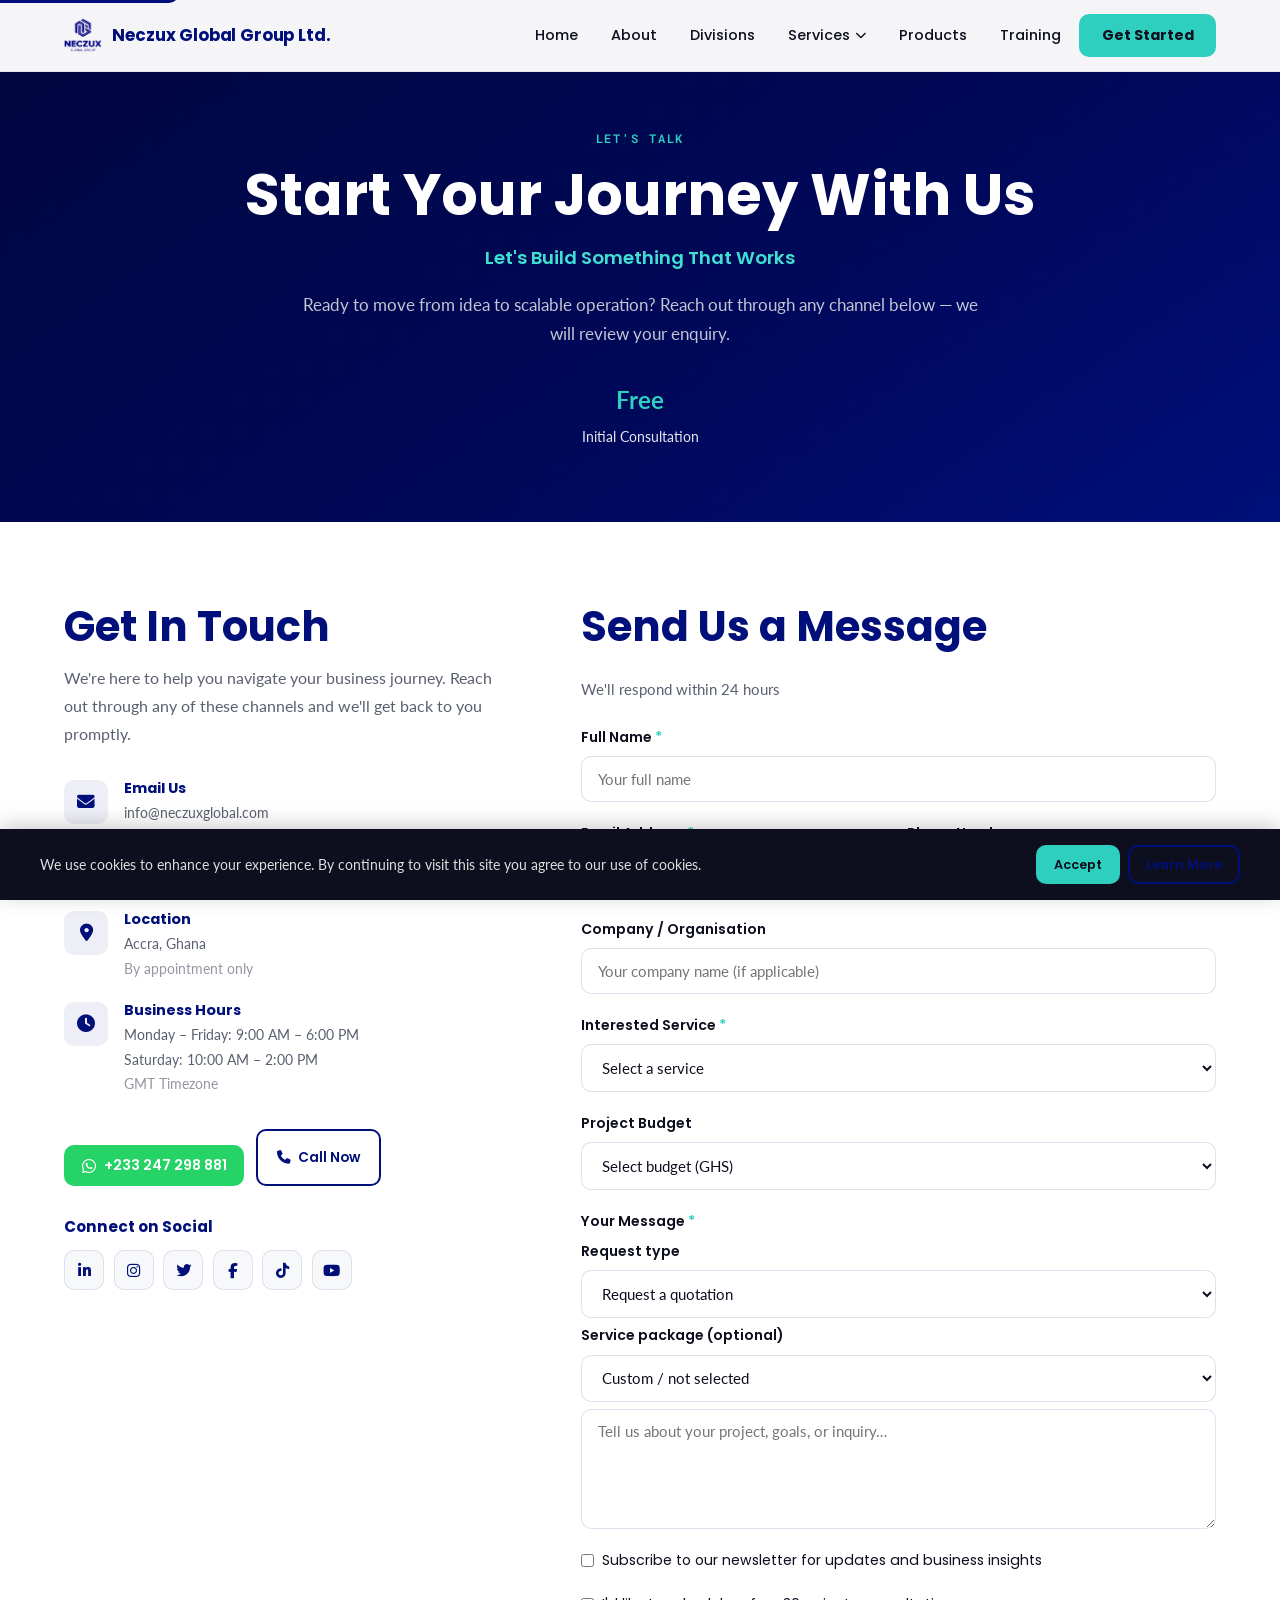
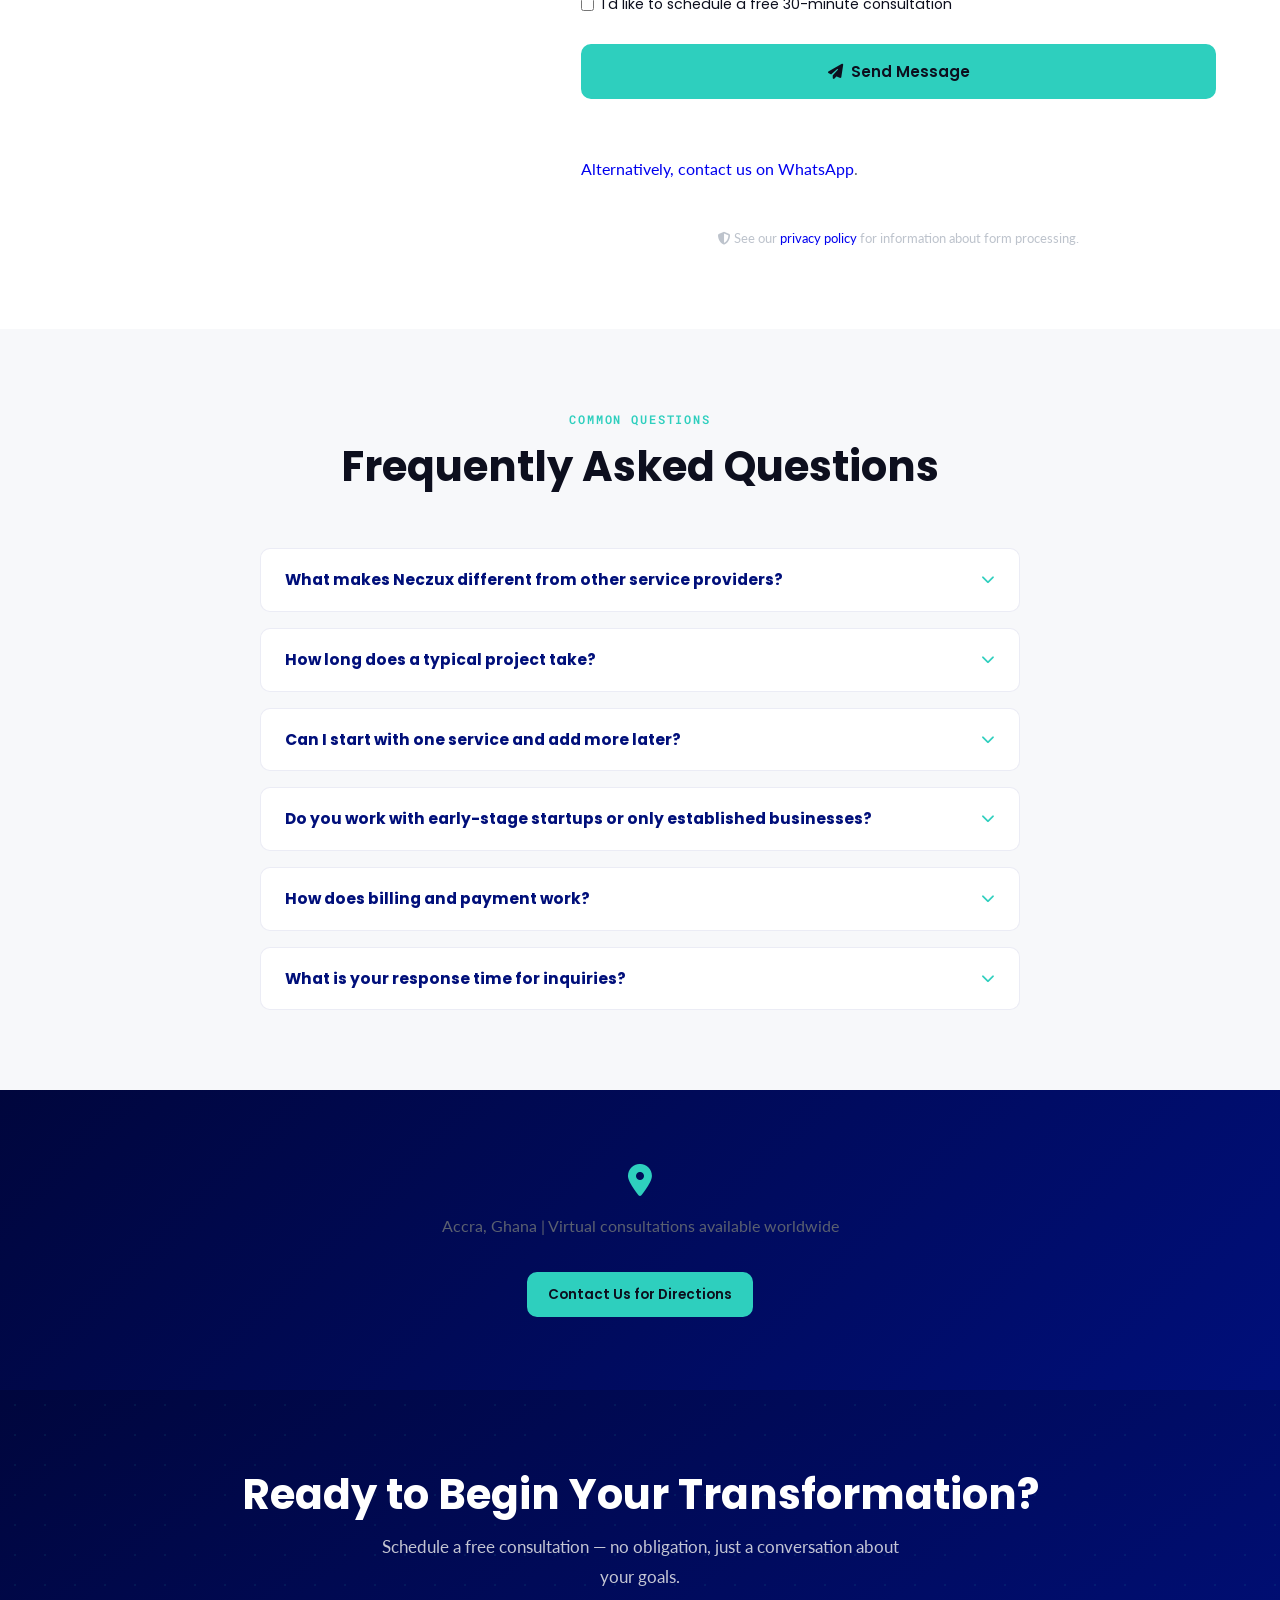
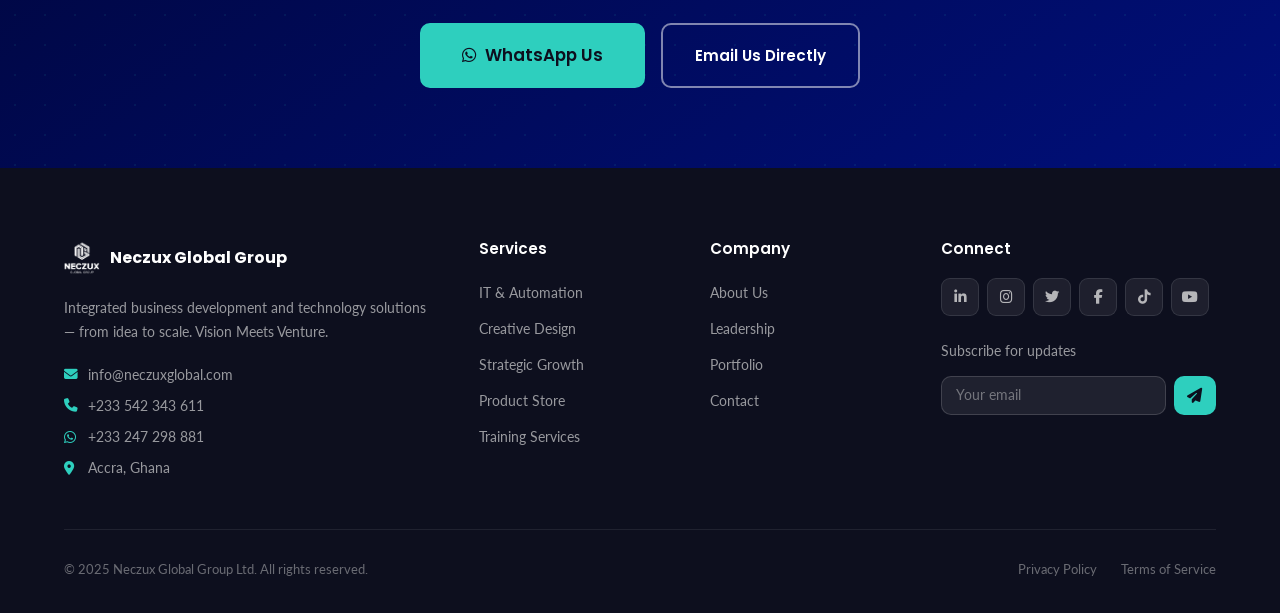
<file: contact.html>
<!DOCTYPE html>
<html lang="en">
<head>
    <meta charset="UTF-8">
    <meta name="viewport" content="width=device-width, initial-scale=1.0">
    
    <!-- Meta Tags -->
    <meta name="description" content="Contact Neczux Global Group — Start your journey. Reach us via email, WhatsApp, or phone. Accra, Ghana. Vision Meets Venture.">
    <meta name="keywords" content="contact Neczux, business consultation, Accra Ghana, WhatsApp business, email contact">
    <meta name="author" content="Neczux Global Group Ltd.">
    
    <!-- Open Graph -->
    <meta property="og:type" content="website">
    <meta property="og:url" content="https://ebbykay.github.io/neczuxglobalgroup/contact.html">
    <meta property="og:title" content="Contact Us | Neczux Global Group">
    <meta property="og:description" content="Start your journey with Neczux. Reach us via email, WhatsApp, or phone for a free consultation.">
    <meta property="og:image" content="https://ebbykay.github.io/neczuxglobalgroup/ngg-images/NGG.png">
    
    <!-- Twitter -->
    <meta name="twitter:card" content="summary_large_image">
    <meta name="twitter:title" content="Contact Us | Neczux Global Group">
    <meta name="twitter:description" content="Start your journey with Neczux. Reach us via email, WhatsApp, or phone for a free consultation.">
    
    <!-- Preconnect -->
    <link rel="preconnect" href="https://fonts.googleapis.com">
    <link rel="preconnect" href="https://fonts.gstatic.com" crossorigin>
    <link rel="preconnect" href="https://cdnjs.cloudflare.com">
    
    <title>Contact Us | Neczux Global Group | Start Your Venture</title>
    
    <link rel="stylesheet" href="styles/main.css">
    <link rel="stylesheet" href="https://cdnjs.cloudflare.com/ajax/libs/font-awesome/6.4.0/css/all.min.css">
    <link href="https://fonts.googleapis.com/css2?family=Poppins:wght@300;400;500;600;700;800&family=Lato:wght@300;400;700&family=Roboto+Mono:wght@400;500;600&display=swap" rel="stylesheet">
    <link rel="icon" type="image/x-icon" href="ngg-images/favicon.png">
        
    <!-- Favicon -->
    <link rel="icon" type="image/x-icon" href="ngg-images/favicon.png">
    <link rel="apple-touch-icon" href="ngg-images/favicon.png">
    
    <!-- Structured Data -->
    <script type="application/ld+json">
    {
        "@context": "https://schema.org",
        "@type": "ContactPage",
        "name": "Contact Neczux Global Group",
        "description": "Contact page for Neczux Global Group business inquiries",
        "mainEntity": {
            "@type": "Organization",
            "name": "Neczux Global Group",
            "url": "https://ebbykay.github.io/neczuxglobalgroup",
            "contactPoint": [
                {
                    "@type": "ContactPoint",
                    "telephone": "+233-247-298-881",
                    "contactType": "customer service",
                    "email": "info@neczuxglobal.com",
                    "availableLanguage": ["English"]
                },
                {
                    "@type": "ContactPoint",
                    "telephone": "+233-503-737-821",
                    "contactType": "sales",
                    "availableLanguage": ["English"]
                }
            ]
        }
    }
    </script>
</head>
<body>

    <!-- Skip Link -->
    <a href="#main-content" class="skip-link">Skip to main content</a>

    <!-- Cookie Banner -->
    <div id="cookieConsent" class="cookie-banner">
        <div class="cookie-content">
            <p>We use cookies to enhance your experience. By continuing to visit this site you agree to our use of cookies.</p>
            <div class="cookie-buttons">
                <button id="acceptCookies" class="btn btn-sm btn-primary">Accept</button>
                <a href="privacy-policy.html" class="btn btn-sm btn-outline">Learn More</a>
            </div>
        </div>
    </div>

    <!-- ===== HEADER ===== -->
    <header class="main-header">
        <div class="container">
            <nav class="navbar">
                <a href="index.html" class="logo">
                    <img src="ngg-images/NGG.png" alt="Neczux Global Group Logo" width="38" height="38">
                    <span class="logo-text">Neczux Global Group Ltd.</span>
                </a>
                <div class="nav-menu">
                    <ul class="nav-list">
                        <li><a href="index.html">Home</a></li>
                        <li><a href="about.html">About</a></li>
<li><a href="divisions.html">Divisions</a></li>
                        <li class="dropdown">
                            <a href="services.html" class="dropdown-toggle">Services <i class="fas fa-chevron-down"></i></a>
                            <div class="dropdown-menu">
                                <div class="dropdown-grid">
                                    <a href="services.html#tech-automation" class="dropdown-column">
                                        <h4><i class="fas fa-robot"></i> Technology & Automation</h4>
                                        
                                        <span class="dd-link">Explore <i class="fas fa-arrow-right"></i></span>
                                    </a>
                                    <a href="services.html#creative-design" class="dropdown-column">
                                        <h4><i class="fas fa-palette"></i> Creative Design</h4>
                                        
                                        <span class="dd-link">Explore <i class="fas fa-arrow-right"></i></span>
                                    </a>
                                    <a href="services.html#strategic-growth" class="dropdown-column">
                                        <h4><i class="fas fa-chart-line"></i> Strategic Growth & Training</h4>
                                        
                                        <span class="dd-link">Explore <i class="fas fa-arrow-right"></i></span>
                                    </a>
                                    <a href="products.html" class="dropdown-column">
                                        <h4><i class="fas fa-box-open"></i> Product & Resource Store</h4>
                                        
                                        <span class="dd-link">Explore <i class="fas fa-arrow-right"></i></span>
                                    </a>
                                </div>
                            </div>
                        </li>
                        <li><a href="products.html">Products</a></li>
                        <li><a href="training.html">Training</a></li>
                        <li><a href="contact.html" class="nav-cta active" aria-current="page">Get Started</a></li>
                    </ul>
                </div>
                <button class="mobile-menu-btn" aria-label="Toggle menu">
                    <span></span><span></span><span></span>
                </button>
            </nav>
        </div>
    </header>

    <!-- ===== MAIN CONTENT ===== -->
    <main id="main-content">

        <!-- ===== PAGE HERO ===== -->
        <section class="page-hero">
            <div class="container">
                <span class="section-label" style="display:block;text-align:center;margin-bottom:0.75rem;">Let's Talk</span>
                <h1>Start Your Journey With Us</h1>
                <p class="hero-subtitle">Let's Build Something That Works</p>
                <p class="hero-description">
                    Ready to move from idea to scalable operation? Reach out through any channel
                    below — we will review your enquiry.
                </p>
                <div class="hero-stats" style="display:flex;justify-content:center;gap:2rem;margin-top:2rem;">
                    
                    
                    <div><span style="color:var(--teal);font-weight:700;">Free</span> Initial Consultation</div>
                </div>
            </div>
        </section>

        <!-- ===== CONTACT SECTION ===== -->
        <section class="contact-section">
            <div class="container">
                <div class="contact-grid">

                    <!-- ===== CONTACT INFO ===== -->
                    <div class="contact-info">
                        <h2>Get In Touch</h2>
                        <p class="contact-description">
                            We're here to help you navigate your business journey.
                            Reach out through any of these channels and we'll get back to you promptly.
                        </p>

                        <div class="contact-methods">
                            <div class="contact-method">
                                <div class="contact-method-icon"><i class="fas fa-envelope"></i></div>
                                <div>
                                    <h4>Email Us</h4>
                                    <a href="mailto:info@neczuxglobal.com" aria-label="Email us"><span class="__cf_email__" data-cfemail="711f14120b0409161d1e13101d16031e040131161c10181d5f121e1c">info@neczuxglobal.com</span></a>
                                </div>
                            </div>

                            <div class="contact-method">
                                <div class="contact-method-icon"><i class="fas fa-phone"></i></div>
                                <div>
                                    <h4>Call Us</h4>
                                    <a href="tel:+233542343611">+233 542 343 611</a>
                                </div>
                            </div>

                            <div class="contact-method">
                                <div class="contact-method-icon"><i class="fas fa-map-marker-alt"></i></div>
                                <div>
                                    <h4>Location</h4>
                                    <p>Accra, Ghana</p>
                                    <p class="small-note">By appointment only</p>
                                </div>
                            </div>

                            <div class="contact-method">
                                <div class="contact-method-icon"><i class="fas fa-clock"></i></div>
                                <div>
                                    <h4>Business Hours</h4>
                                    <p>Monday – Friday: 9:00 AM – 6:00 PM</p>
                                    <p>Saturday: 10:00 AM – 2:00 PM</p>
                                    <p class="small-note">GMT Timezone</p>
                                </div>
                            </div>
                        </div>

                        <!-- WhatsApp + Call CTAs -->
                        <div style="display:flex;gap:0.75rem;flex-wrap:wrap;margin:2rem 0;">
                            <a href="https://wa.me/233247298881?text=Hello%20Neczux%2C%20I'm%20interested%20in%20your%20services" target="_blank" rel="noopener" class="whatsapp-btn">
                                <i class="fab fa-whatsapp"></i> +233 247 298 881
                            </a>
                            <a href="tel:+233503737821" class="btn btn-outline btn-sm" style="display:inline-flex;align-items:center;gap:0.4rem;">
                                <i class="fas fa-phone"></i> Call Now
                            </a>
                        </div>

                        <!-- Social -->
                        <div class="social-contact-row">
                            <h4>Connect on Social</h4>
                            <div class="social-icons-row">
                                <a href="https://www.linkedin.com/company/neczuxglobal" target="_blank" rel="noopener" aria-label="LinkedIn"><i class="fab fa-linkedin-in"></i></a>
                                <a href="https://www.instagram.com/neczuxglobal" target="_blank" rel="noopener" aria-label="Instagram"><i class="fab fa-instagram"></i></a>
                                <a href="https://x.com/neczuxglobal" target="_blank" rel="noopener noreferrer" aria-label="Twitter"><i class="fab fa-twitter"></i>
                                <a href="https://www.facebook.com/neczuxglobal" target="_blank" rel="noopener" aria-label="Facebook"><i class="fab fa-facebook-f"></i></a>
                                <a href="https://www.tiktok.com/@neczuxglobal" target="_blank" rel="noopener" aria-label="TikTok"><i class="fab fa-tiktok"></i></a>
                                <a href="https://www.youtube.com/@neczuxglobal" target="_blank" rel="noopener" aria-label="YouTube"><i class="fab fa-youtube"></i></a>
                            </div>
                        </div>
                    </div>

                    <!-- ===== CONTACT FORM ===== -->
                    <div class="contact-form-container">
                        <h2>Send Us a Message</h2>
                        <p class="form-subtitle" style="margin-bottom:1.5rem;">We'll respond within 24 hours</p>

                        <form id="contactForm" class="contact-form" action="https://formspree.io/f/mykprola" method="POST">
                            <div class="form-group">
                                <label for="name">Full Name <span style="color:var(--teal);">*</span></label>
                                <input type="text" id="name" name="name" required placeholder="Your full name" minlength="2">
                            </div>

                            <div class="form-row">
                                <div class="form-group">
                                    <label for="email">Email Address <span style="color:var(--teal);">*</span></label>
                                    <input type="email" id="email" name="email" required placeholder="your@email.com" pattern="[a-z0-9._%+-]+@[a-z0-9.-]+\.[a-z]{2,}$">
                                </div>
                                <div class="form-group">
                                    <label for="phone">Phone Number</label>
                                    <input type="tel" id="phone" name="phone" placeholder="+233 XX XXX XXXX">
                                </div>
                            </div>

                            <div class="form-group">
                                <label for="company">Company / Organisation</label>
                                <input type="text" id="company" name="company" placeholder="Your company name (if applicable)">
                            </div>

                            <div class="form-group">
                                <label for="service">Interested Service <span style="color:var(--teal);">*</span></label>
                                <select id="service" name="service" required>
                                    <option value="" disabled selected>Select a service</option>
                                    <option value="technology-automation">Technology & Automation</option>
                                    <option value="creative-design">Creative Design & Digital Presence</option>
                                    <option value="strategic-growth">Strategy</option>
<option value="academy">Academy / Training</option>
                                    <option value="product-store">Network &amp; Store</option>
<option value="bundle">Integrated product bundle</option>
                                    <option value="multiple">Multiple Services</option>
                                    <option value="not-sure">Not Sure Yet / Consultation</option>
                                </select>
                            </div>

                            <div class="form-group">
                                <label for="budget">Project Budget</label>
                                <select id="budget" name="budget"><option value="">Select budget (GHS)</option><option value="under-500-ghs">Under GH₵500</option><option value="500-2000-ghs">GH₵500–2,000</option><option value="2000-5000-ghs">GH₵2,000–5,000</option><option value="5000-plus-ghs">GH₵5,000+</option><option value="discuss">Prefer to discuss / other currency</option></select>
                            </div>

                            <div class="form-group">
                                <label for="message">Your Message <span style="color:var(--teal);">*</span></label>
                                <div class="form-group"><label for="requestType">Request type</label><select id="requestType" name="request_type"><option value="quote">Request a quotation</option><option value="consultation">Consultation</option><option value="procurement">Product sourcing</option><option value="training">Training enquiry</option><option value="partnership">Partnership</option></select></div><div class="form-group"><label for="package">Service package (optional)</label><select id="package" name="package"><option value="">Custom / not selected</option><option value="business-launch">Business launch</option><option value="website">Website launch</option><option value="automation">Workflow improvement</option><option value="analytics">Business analytics</option><option value="brand">Brand essentials</option><option value="training">Skills development</option><option value="sourcing">Business procurement</option></select></div><input type="hidden" id="category" name="category"><input type="hidden" id="training" name="training"><textarea id="message" name="message" rows="5" required placeholder="Tell us about your project, goals, or inquiry…" minlength="10"></textarea>
                            </div>

                            <div class="form-group checkbox-group">
                                <input type="checkbox" id="newsletter" name="newsletter" value="yes">
                                <label for="newsletter">Subscribe to our newsletter for updates and business insights</label>
                            </div>

                            <div class="form-group checkbox-group">
                                <input type="checkbox" id="consultation" name="consultation" value="yes">
                                <label for="consultation">I'd like to schedule a free 30-minute consultation</label>
                            </div>

                            <!-- Formspree honeypot spam prevention -->
                            <input type="text" name="_gotcha" style="display:none">
                            <input type="hidden" name="_subject" value="New Inquiry — Neczux Global Group">
                            <input type="hidden" name="_replyto" id="replyto" value="">

                            <button type="submit" class="btn btn-primary full-width" style="margin-top:0.5rem;" id="submitBtn">
                                <i class="fas fa-paper-plane"></i> Send Message
                            </button>

                            <p id="inquiryStatus" role="status" aria-live="polite"></p><p><a href="https://wa.me/233247298881" target="_blank" rel="noopener">Alternatively, contact us on WhatsApp</a>.</p><p class="form-note">
                                <i class="fas fa-shield-alt"></i> See our <a href="privacy-policy.html">privacy policy</a> for information about form processing.
                            </p>
                        </form>
                    </div>
                </div>
            </div>
        </section>

        <!-- ===== FAQ SECTION ===== -->
        <section class="faq-section">
            <div class="container">
                <div class="section-header">
                    <span class="section-label">Common Questions</span>
                    <h2>Frequently Asked Questions</h2>
                </div>

                <div class="faq-list">
                    <div class="faq-item">
                        <div class="faq-question">
                            <h4>What makes Neczux different from other service providers?</h4>
                            <i class="fas fa-chevron-down"></i>
                        </div>
                        <div class="faq-answer">
                            <p>We're not a fragmented service provider — we're an integrated home provider. All our services work as one system, eliminating the need to manage multiple vendors and ensuring seamless integration across your business operations. Strategy, technology, design, and training all speak the same language here.</p>
                        </div>
                    </div>

                    <div class="faq-item">
                        <div class="faq-question">
                            <h4>How long does a typical project take?</h4>
                            <i class="fas fa-chevron-down"></i>
                        </div>
                        <div class="faq-answer">
                            <p>Project timelines vary based on scope and complexity. We agree on delivery milestones based on the project scope. A standard website project takes 2–4 weeks, while comprehensive business solutions may take 4–8 weeks. We'll give you a precise timeline during consultation.</p>
                        </div>
                    </div>

                    <div class="faq-item">
                        <div class="faq-question">
                            <h4>Can I start with one service and add more later?</h4>
                            <i class="fas fa-chevron-down"></i>
                        </div>
                        <div class="faq-answer">
                            <p>Absolutely. Many clients begin with one pillar — such as a website or brand identity — and gradually integrate other services as they grow. Our architecture is designed to be modular yet interconnected, so every addition builds on what's already in place.</p>
                        </div>
                    </div>

                    <div class="faq-item">
                        <div class="faq-question">
                            <h4>Do you work with early-stage startups or only established businesses?</h4>
                            <i class="fas fa-chevron-down"></i>
                        </div>
                        <div class="faq-answer">
                            <p>We work with both. Our services are designed to support businesses at any stage — from founders with an idea to operational companies looking to scale. The right entry point depends on where you are, and we'll help you figure that out in our first conversation.</p>
                        </div>
                    </div>

                    <div class="faq-item">
                        <div class="faq-question">
                            <h4>How does billing and payment work?</h4>
                            <i class="fas fa-chevron-down"></i>
                        </div>
                        <div class="faq-answer">
                            <p>Every engagement is tailored to the scope of work. We provide a clear quote before any work begins, and payment structures are discussed and agreed upon upfront. We accept bank transfers, mobile money, and selected online payment methods.</p>
                        </div>
                    </div>

                    <div class="faq-item">
                        <div class="faq-question">
                            <h4>What is your response time for inquiries?</h4>
                            <i class="fas fa-chevron-down"></i>
                        </div>
                        <div class="faq-answer">
                            <p>We aim to respond during business hours. For urgent matters, WhatsApp or phone calls are the fastest way to reach us.</p>
                        </div>
                    </div>
                </div>
            </div>
        </section>

        <!-- ===== MAP SECTION (Optional) ===== -->
        <section class="map-section" style="padding:0;">
            <div style="height:300px;background:linear-gradient(135deg, var(--navy-deep), var(--navy));display:flex;align-items:center;justify-content:center;">
                <div style="text-align:center;color:white;">
                    <i class="fas fa-map-marker-alt" style="font-size:2rem;color:var(--teal);margin-bottom:1rem;"></i>
                    <p>Accra, Ghana | Virtual consultations available worldwide</p>
                    <a href="https://wa.me/233247298881" class="btn btn-primary btn-sm" style="margin-top:1rem;">Contact Us for Directions</a>
                </div>
            </div>
        </section>

        <!-- ===== CTA SECTION ===== -->
        <section class="cta-section">
            <div class="container">
                <div class="cta-content">
                    <h2>Ready to Begin Your Transformation?</h2>
                    <p>Schedule a free consultation — no obligation, just a conversation about your goals.</p>
                    <div class="cta-buttons">
                        <a href="https://wa.me/233247298881?text=Hello%20Neczux%2C%20I'd%20like%20to%20schedule%20a%20consultation" target="_blank" rel="noopener" class="btn btn-primary btn-lg">
                            <i class="fab fa-whatsapp"></i> WhatsApp Us
                        </a>
                        <a href="mailto:info@neczuxglobal.com" class="btn btn-outline-white">Email Us Directly</a>
                    </div>
                </div>
            </div>
        </section>

    </main>

    <!-- ===== FOOTER ===== -->
    <footer class="main-footer" role="contentinfo">
        <div class="container">
            <div class="footer-grid">
                <div class="footer-col">
                    <div class="footer-logo">
                        <img src="ngg-images/NGG3.png" alt="Neczux Global Group Footer Logo" width="36" height="36" loading="lazy">
                        <span>Neczux Global Group</span>
                    </div>
                    <p class="footer-description">
                        Integrated business development and technology solutions — from idea to scale.
                        Vision Meets Venture.
                    </p>
                    <div class="footer-contact-info">
                        <a href="mailto:info@neczuxglobal.com" aria-label="Email us">
                            <i class="fas fa-envelope" aria-hidden="true"></i> <span class="__cf_email__" data-cfemail="711f14120b0409161d1e13101d16031e040131161c10181d5f121e1c">info@neczuxglobal.com</span>
                        </a>
                        <a href="tel:+233542343611" aria-label="Call us alternate number">
                            <i class="fas fa-phone" aria-hidden="true"></i> +233 542 343 611
                        </a>
                        <a href="https://wa.me/233247298881" target="_blank" rel="noopener" aria-label="Chat with us on WhatsApp">
                            <i class="fab fa-whatsapp" aria-hidden="true"></i> +233 247 298 881
                        </a>
                        <p><i class="fas fa-map-marker-alt" aria-hidden="true"></i> Accra, Ghana</p>
                    </div>
                </div>

                <div class="footer-col">
                    <h4>Services</h4>
                    <ul>
                        <li><a href="services.html#tech-automation">IT & Automation</a></li>
                        <li><a href="services.html#creative-design">Creative Design</a></li>
                        <li><a href="services.html#strategic-growth">Strategic Growth</a></li>
                        <li><a href="products.html">Product Store</a></li>
                        <li><a href="training.html">Training Services</a></li>
                    </ul>
                </div>

                <div class="footer-col">
                    <h4>Company</h4>
                    <ul>
                        <li><a href="about.html">About Us</a></li>
                        <li><a href="about.html#leadership">Leadership</a></li>
                        
                        <li><a href="portfolio.html">Portfolio</a></li>
                        <li><a href="contact.html">Contact</a></li>
                    </ul>
                </div>

                <div class="footer-col">
                    <h4>Connect</h4>
                    <div class="footer-socials">
                        <a href="https://www.linkedin.com/company/neczuxglobal" target="_blank" rel="noopener" aria-label="Follow us on LinkedIn">
                            <i class="fab fa-linkedin-in" aria-hidden="true"></i>
                        </a>
                        <a href="https://www.instagram.com/neczuxglobal" target="_blank" rel="noopener" aria-label="Follow us on Instagram">
                            <i class="fab fa-instagram" aria-hidden="true"></i>
                        </a>
                        <a href="https://x.com/neczuxglobal" target="_blank" rel="noopener noreferrer" aria-label="Twitter">
                            <i class="fab fa-twitter"></i>
                        </a>
                        <a href="https://www.facebook.com/neczuxglobal" target="_blank" rel="noopener" aria-label="Follow us on Facebook">
                            <i class="fab fa-facebook-f" aria-hidden="true"></i>
                        </a>
                        <a href="https://www.tiktok.com/@neczuxglobal" target="_blank" rel="noopener" aria-label="Follow us on TikTok">
                            <i class="fab fa-tiktok" aria-hidden="true"></i>
                        </a>
                        <a href="https://www.youtube.com/@neczuxglobal" target="_blank" rel="noopener" aria-label="Subscribe to our YouTube channel">
                            <i class="fab fa-youtube" aria-hidden="true"></i>
                        </a>
                    </div>
                    <div class="newsletter">
                        <p style="color:rgba(245,245,243,0.6);font-size:0.85rem;margin-bottom:0.75rem;">Subscribe for updates</p>
                        <form class="newsletter-form" id="footerNewsletter" aria-label="Newsletter signup">
                            <input type="email" placeholder="Your email" required aria-label="Email address">
                            <button type="submit" aria-label="Subscribe"><i class="fas fa-paper-plane" aria-hidden="true"></i></button>
                        </form>
                    </div>
                </div>
            </div>

            <div class="footer-bottom">
                <p>&copy; 2025 Neczux Global Group Ltd. All rights reserved.</p>
                <div class="footer-links">
                    <a href="privacy-policy.html">Privacy Policy</a>
                    <a href="terms-of-service.html">Terms of Service</a>
                    <a hre
    <button id="scrollToTop" class="scroll-top-btn" aria-label="Back to top" title="Back to top">
        <i class="fas fa-chevron-up"></i>
    </button>
    <script src="scripts/main.js"></script>
</body>
</html>
</file>
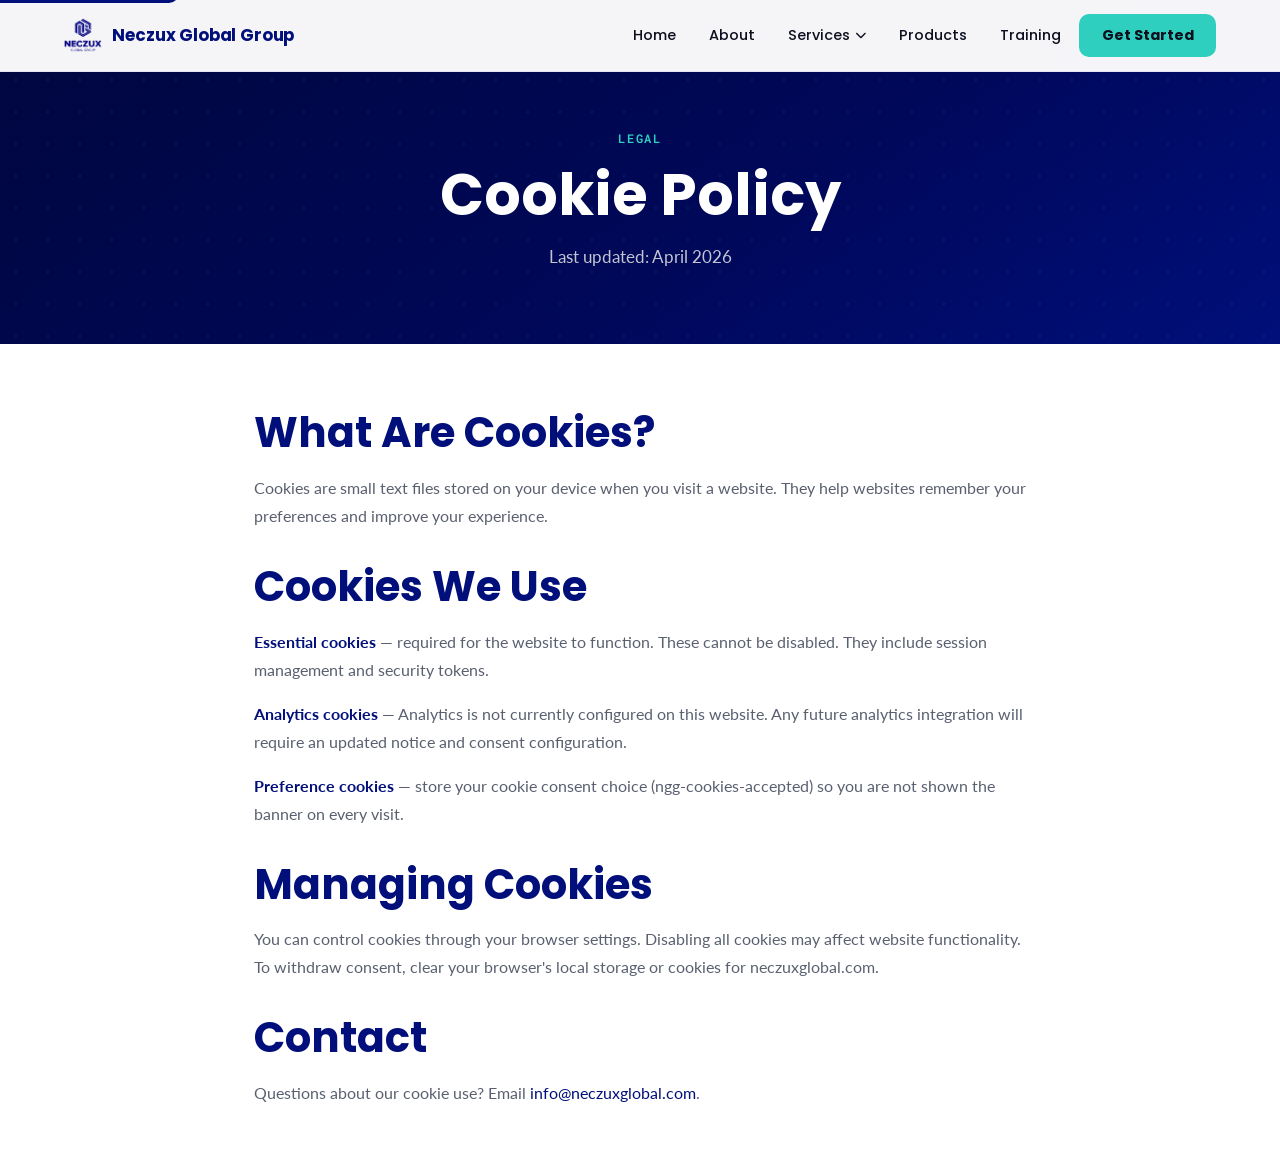
<file: cookie-policy.html>
<!DOCTYPE html>
<html lang="en">
<head>
    <meta charset="UTF-8">
    <meta name="viewport" content="width=device-width, initial-scale=1.0">
    <title>Cookie Policy | Neczux Global Group</title>
    <meta name="description" content="Cookie Policy for Neczux Global Group Ltd.">
    <meta name="robots" content="noindex">
    <link rel="stylesheet" href="styles/main.css">
    <link rel="stylesheet" href="https://cdnjs.cloudflare.com/ajax/libs/font-awesome/6.4.0/css/all.min.css">
    <link href="https://fonts.googleapis.com/css2?family=Poppins:wght@300;400;500;600;700;800&family=Lato:wght@300;400;700&family=Roboto+Mono:wght@400;500;600&display=swap" rel="stylesheet">
    <link rel="icon" type="image/x-icon" href="ngg-images/favicon.png">
</head>
<body>
    <a href="#main-content" class="skip-link">Skip to main content</a>
    <header class="main-header">
        <div class="container">
            <nav class="navbar">
                <a href="index.html" class="logo">
                    <img src="ngg-images/NGG.png" alt="Neczux Global Group Logo" width="38" height="38">
                    <span class="logo-text">Neczux Global Group</span>
                </a>
                <div class="nav-menu" id="navMenu">
                    <ul class="nav-list">
                        <li><a href="index.html">Home</a></li>
                        <li><a href="about.html">About</a></li>
                        <li class="dropdown">
                            <a href="services.html" class="dropdown-toggle" aria-haspopup="true" aria-expanded="false">Services <i class="fas fa-chevron-down"></i></a>
                            <div class="dropdown-menu"><div class="dropdown-grid">
                                <a href="services.html#tech-automation" class="dropdown-column"><h4><i class="fas fa-robot"></i> Technology & Automation</h4><span class="dd-link">Explore <i class="fas fa-arrow-right"></i></span></a>
                                <a href="services.html#creative-design" class="dropdown-column"><h4><i class="fas fa-palette"></i> Creative Design</h4><span class="dd-link">Explore <i class="fas fa-arrow-right"></i></span></a>
                                <a href="services.html#strategic-growth" class="dropdown-column"><h4><i class="fas fa-chart-line"></i> Strategic Growth & Training</h4><span class="dd-link">Explore <i class="fas fa-arrow-right"></i></span></a>
                                <a href="products.html" class="dropdown-column"><h4><i class="fas fa-box-open"></i> Product Store</h4><span class="dd-link">Explore <i class="fas fa-arrow-right"></i></span></a>
                            </div></div>
                        </li>
                        <li><a href="products.html">Products</a></li>
                        <li><a href="training.html">Training</a></li>
                        <li><a href="contact.html" class="nav-cta">Get Started</a></li>
                    </ul>
                </div>
                <button class="mobile-menu-btn" aria-label="Toggle menu" aria-expanded="false" aria-controls="navMenu">
                    <span></span><span></span><span></span>
                </button>
            </nav>
        </div>
    </header>
    <main id="main-content">
        <section class="page-hero">
            <div class="container">
                <span class="section-label" style="display:block;text-align:center;">Legal</span>
                <h1>Cookie Policy</h1>
                <p class="hero-description">Last updated: April 2026</p>
            </div>
        </section>
        <section style="padding:4rem 0;background:var(--white-pure);">
            <div class="container" style="max-width:820px;">
                <h2 style="color:var(--navy);margin-bottom:1rem;">What Are Cookies?</h2>
                <p>Cookies are small text files stored on your device when you visit a website. They help websites remember your preferences and improve your experience.</p>
                <h2 style="color:var(--navy);margin:2rem 0 1rem;">Cookies We Use</h2>
                <p><strong style="color:var(--navy);">Essential cookies</strong> — required for the website to function. These cannot be disabled. They include session management and security tokens.</p>
                <p><strong style="color:var(--navy);">Analytics cookies</strong> — Analytics is not currently configured on this website. Any future analytics integration will require an updated notice and consent configuration.</p>
                <p><strong style="color:var(--navy);">Preference cookies</strong> — store your cookie consent choice (ngg-cookies-accepted) so you are not shown the banner on every visit.</p>
                <h2 style="color:var(--navy);margin:2rem 0 1rem;">Managing Cookies</h2>
                <p>You can control cookies through your browser settings. Disabling all cookies may affect website functionality. To withdraw consent, clear your browser's local storage or cookies for neczuxglobal.com.</p>
                <h2 style="color:var(--navy);margin:2rem 0 1rem;">Contact</h2>
                <p>Questions about our cookie use? Email <a href="mailto:info@neczuxglobal.com" style="color:var(--navy);">info@neczuxglobal.com</a>.</p>
            </div>
        </section>
    </main>
    <button id="scrollToTop" class="scroll-top-btn" aria-label="Back to top" title="Back to top">
        <i class="fas fa-chevron-up"></i>
    </button>
    <script src="scripts/main.js"></script>
</body>
</html>
</file>
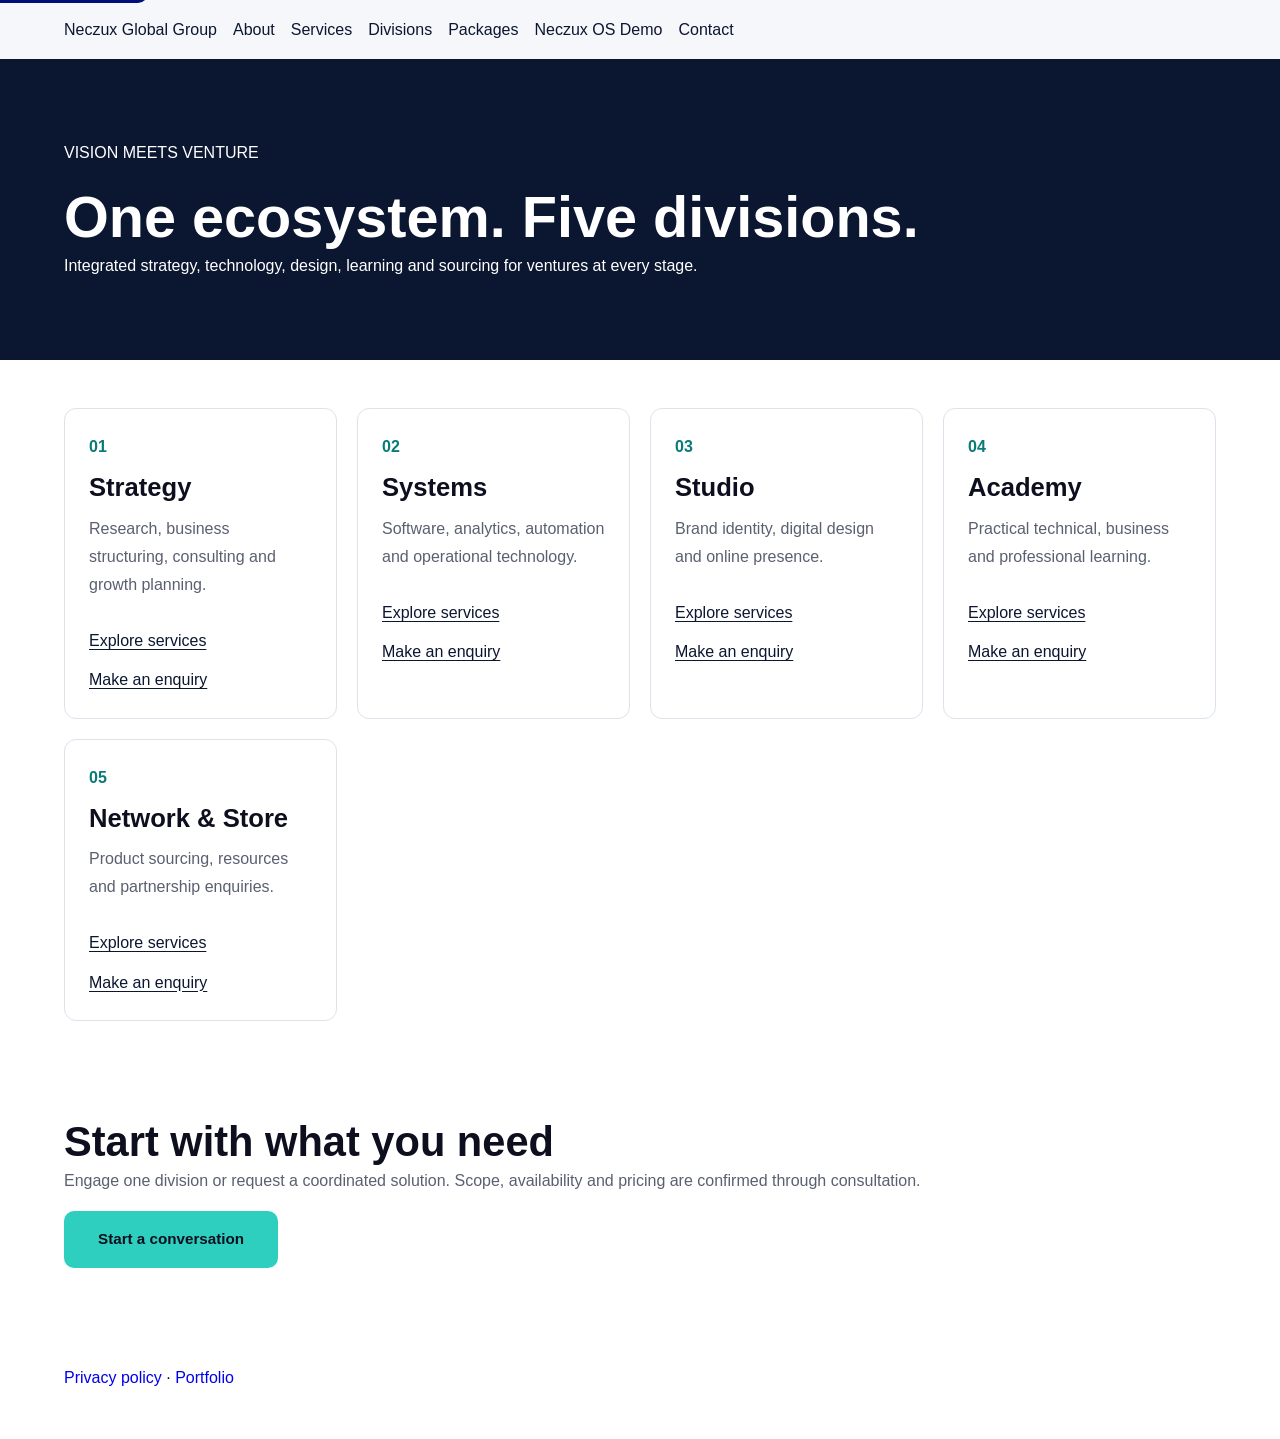
<file: divisions.html>
<!doctype html><html lang="en"><head><meta charset="utf-8"><meta name="viewport" content="width=device-width,initial-scale=1"><meta name="description" content="Five interconnected Neczux business divisions."><title>Divisions | Neczux Global Group</title><link rel="stylesheet" href="styles/main.css"><link rel="icon" href="ngg-images/favicon.png"></head><body><a class="skip-link" href="#main-content">Skip to content</a><header class="division-header"><nav class="container" aria-label="Main navigation"><a href="index.html">Neczux Global Group</a><a href="about.html">About</a><a href="services.html">Services</a><a href="divisions.html" aria-current="page">Divisions</a><a href="packages.html">Packages</a><a href="operating-system.html">Neczux OS Demo</a> <a href="contact.html">Contact</a></nav></header><main id="main-content"><section class="division-intro"><div class="container"><p>VISION MEETS VENTURE</p><h1>One ecosystem. Five divisions.</h1><p>Integrated strategy, technology, design, learning and sourcing for ventures at every stage.</p></div></section><section class="container division-section" aria-label="Business divisions"><div class="division-grid"><article class="division-card" id="strategy"><span class="division-index">01</span><h3>Strategy</h3><p>Research, business structuring, consulting and growth planning.</p><a href="services.html#strategic-growth">Explore services</a><a href="contact.html?service=strategic-growth">Make an enquiry</a></article>
<article class="division-card" id="systems"><span class="division-index">02</span><h3>Systems</h3><p>Software, analytics, automation and operational technology.</p><a href="services.html#tech-automation">Explore services</a><a href="contact.html?service=technology-automation">Make an enquiry</a></article>
<article class="division-card" id="studio"><span class="division-index">03</span><h3>Studio</h3><p>Brand identity, digital design and online presence.</p><a href="services.html#creative-design">Explore services</a><a href="contact.html?service=creative-design">Make an enquiry</a></article>
<article class="division-card" id="academy"><span class="division-index">04</span><h3>Academy</h3><p>Practical technical, business and professional learning.</p><a href="training.html">Explore services</a><a href="contact.html?service=academy">Make an enquiry</a></article>
<article class="division-card" id="network-store"><span class="division-index">05</span><h3>Network &amp; Store</h3><p>Product sourcing, resources and partnership enquiries.</p><a href="products.html">Explore services</a><a href="contact.html?service=product-store">Make an enquiry</a></article></div></section><section class="container division-section"><h2>Start with what you need</h2><p>Engage one division or request a coordinated solution. Scope, availability and pricing are confirmed through consultation.</p><a class="btn btn-primary" href="contact.html">Start a conversation</a></section></main><footer class="container division-section"><a href="privacy-policy.html">Privacy policy</a> · <a href="portfolio.html">Portfolio</a></footer></body></html>
</file>
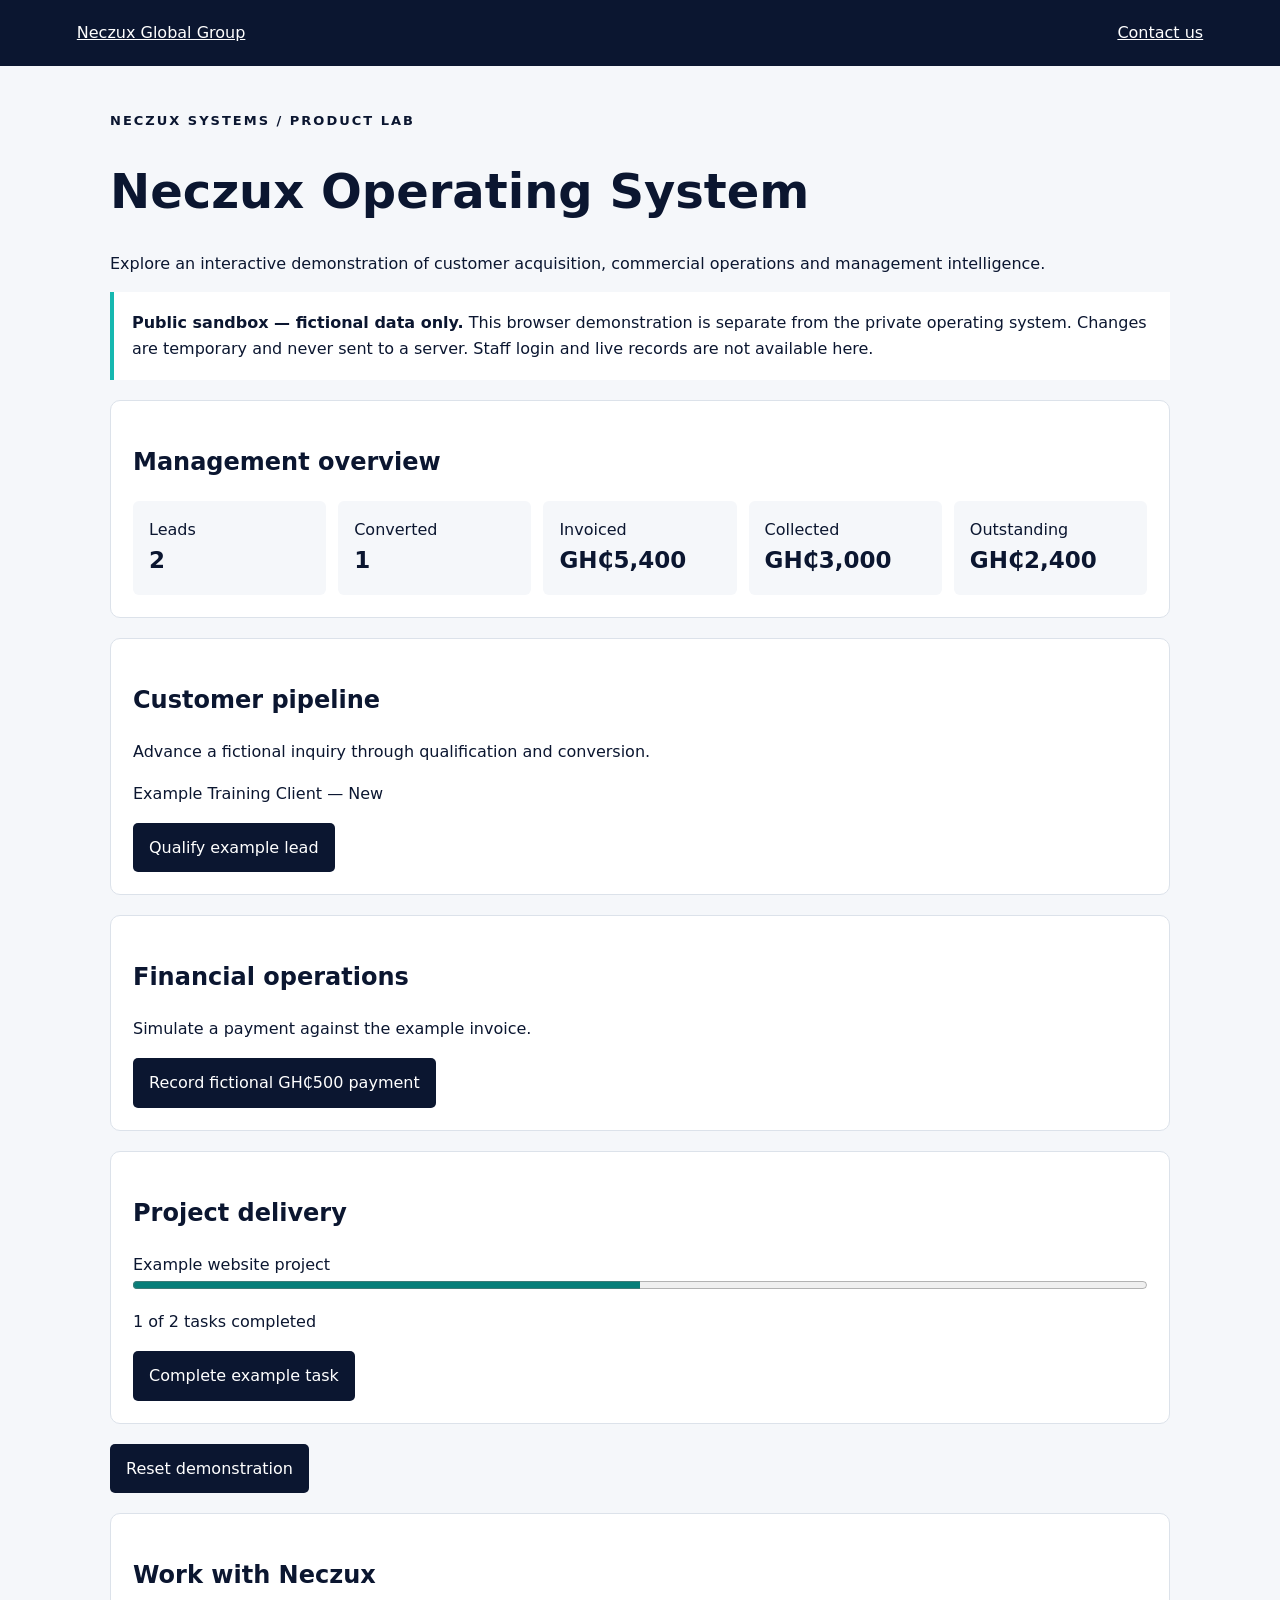
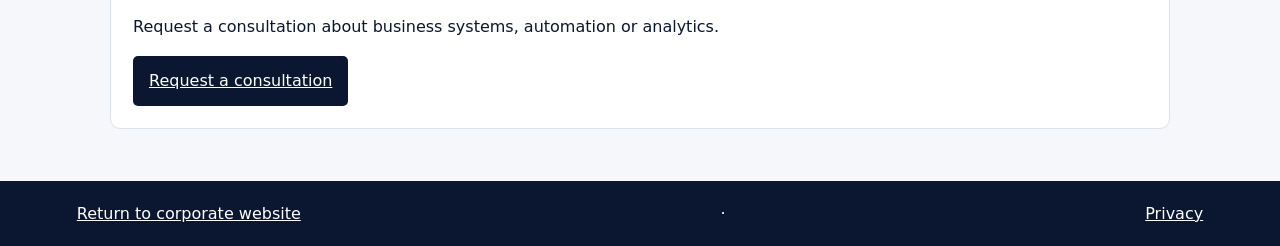
<file: operating-system.html>
<!doctype html><html lang="en"><head><meta charset="utf-8"><meta name="viewport" content="width=device-width,initial-scale=1"><title>Neczux OS | Interactive demonstration</title><meta name="description" content="Explore the Neczux operating system demonstration."><link rel="icon" href="ngg-images/favicon.png"><link rel="stylesheet" href="styles/os-demo.css"><script defer src="scripts/os-demo.js"></script></head><body><header><a href="index.html">Neczux Global Group</a><a href="contact.html">Contact us</a></header><main><p class="eyebrow">NECZUX SYSTEMS / PRODUCT LAB</p><h1>Neczux Operating System</h1><p>Explore an interactive demonstration of customer acquisition, commercial operations and management intelligence.</p><aside><strong>Public sandbox — fictional data only.</strong> This browser demonstration is separate from the private operating system. Changes are temporary and never sent to a server. Staff login and live records are not available here.</aside><section aria-labelledby="metrics"><h2 id="metrics">Management overview</h2><div class="cards"><article>Leads<strong id="leads">2</strong></article><article>Converted<strong id="converted">1</strong></article><article>Invoiced<strong>GH₵5,400</strong></article><article>Collected<strong id="collected">GH₵3,000</strong></article><article>Outstanding<strong id="balance">GH₵2,400</strong></article></div></section><section><h2>Customer pipeline</h2><p>Advance a fictional inquiry through qualification and conversion.</p><p id="lead-status">Example Training Client — New</p><button id="advance" type="button">Qualify example lead</button></section><section><h2>Financial operations</h2><p>Simulate a payment against the example invoice.</p><button id="payment" type="button">Record fictional GH₵500 payment</button></section><section><h2>Project delivery</h2><label for="progress">Example website project</label><progress id="progress" value="1" max="2"></progress><p id="project-status">1 of 2 tasks completed</p><button id="complete" type="button">Complete example task</button></section><p id="notice" role="status" aria-live="polite"></p><button id="reset" type="button">Reset demonstration</button><section><h2>Work with Neczux</h2><p>Request a consultation about business systems, automation or analytics.</p><a class="cta" href="contact.html?service=technology-automation">Request a consultation</a></section></main><footer><a href="index.html">Return to corporate website</a> · <a href="privacy-policy.html">Privacy</a></footer></body></html>
</file>
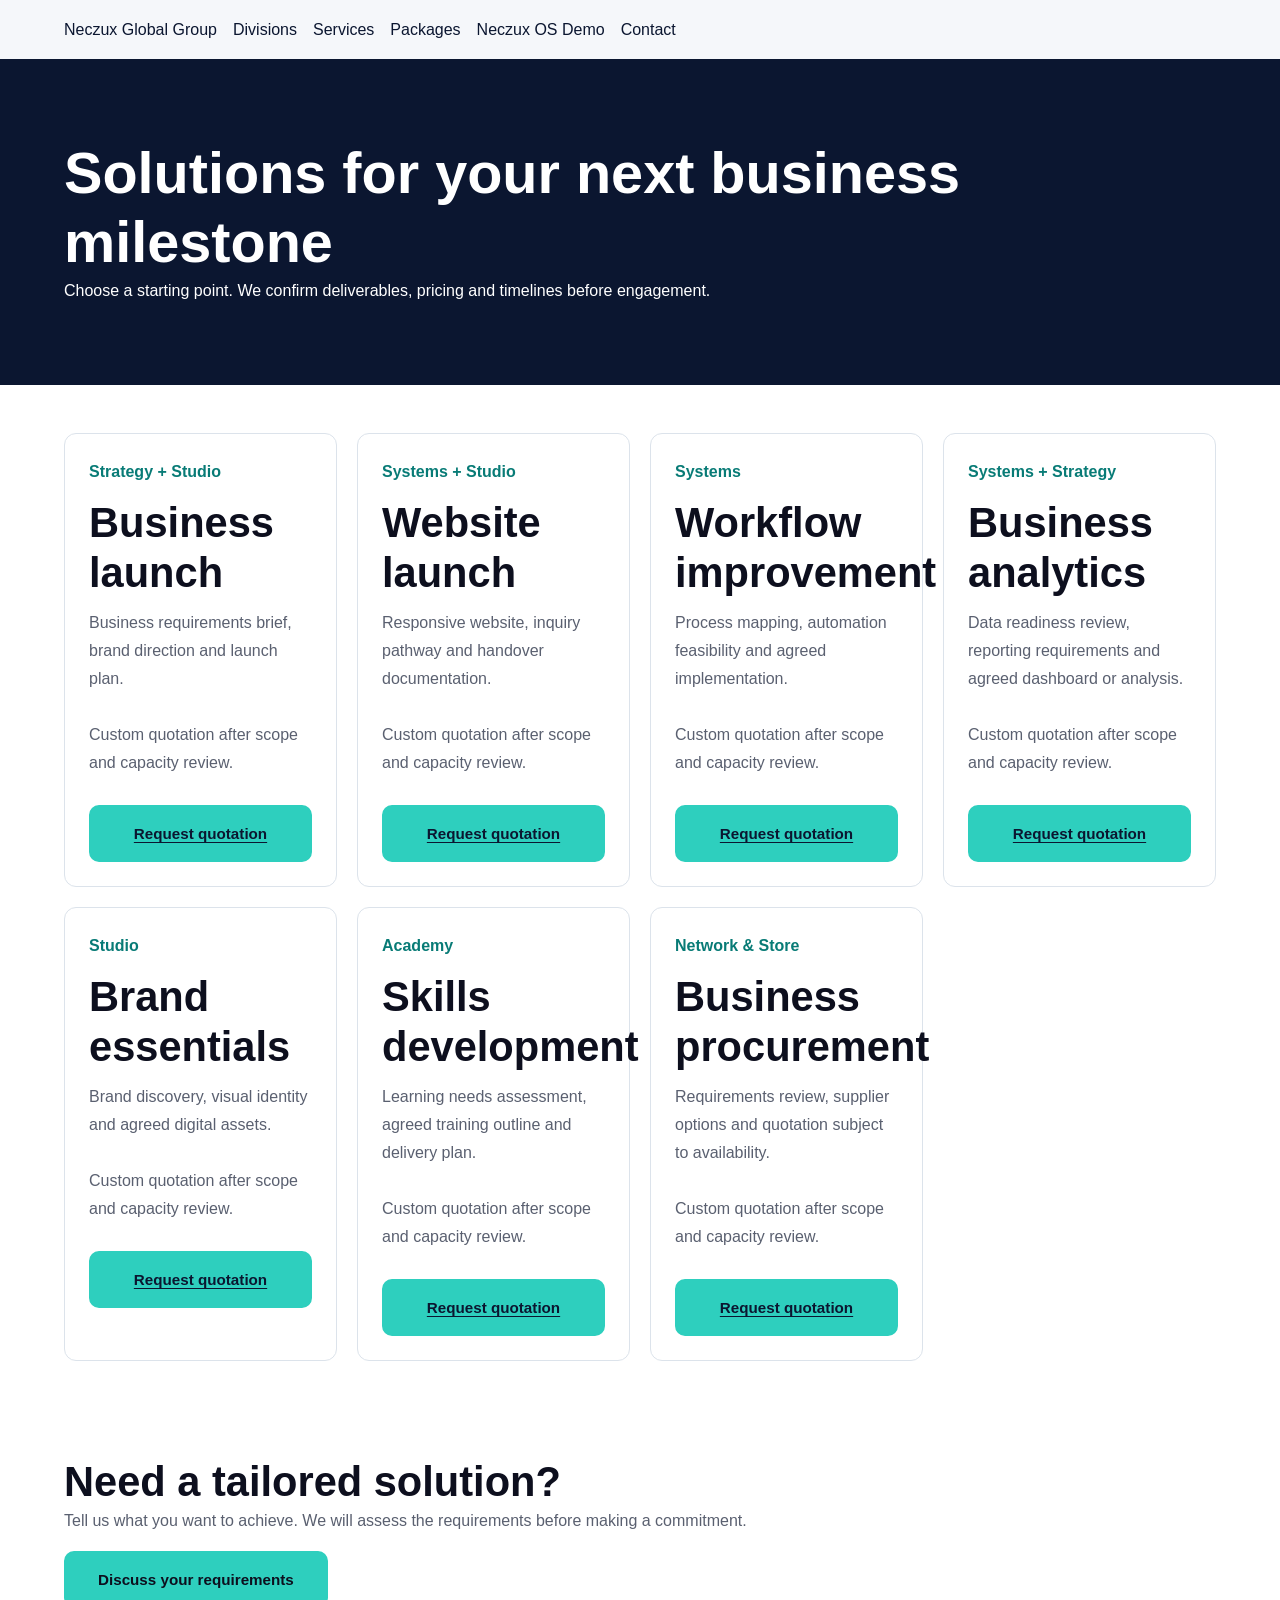
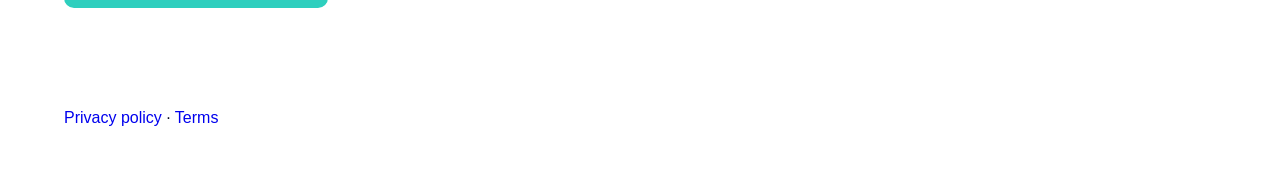
<file: packages.html>
<!doctype html><html lang="en"><head><meta charset="utf-8"><meta name="viewport" content="width=device-width,initial-scale=1"><title>Service packages | Neczux Global Group</title><meta name="description" content="Explore Neczux service packages and request a tailored quotation."><link rel="stylesheet" href="styles/main.css"><link rel="icon" href="ngg-images/favicon.png"></head><body><header class="division-header"><nav class="container" aria-label="Main navigation"><a href="index.html">Neczux Global Group</a><a href="divisions.html">Divisions</a><a href="services.html">Services</a><a href="packages.html" aria-current="page">Packages</a><a href="operating-system.html">Neczux OS Demo</a> <a href="contact.html">Contact</a></nav></header><main><section class="division-intro"><div class="container"><h1>Solutions for your next business milestone</h1><p>Choose a starting point. We confirm deliverables, pricing and timelines before engagement.</p></div></section><section class="container division-section"><div class="division-grid"><article class="division-card" id="business-launch"><span class="division-index">Strategy + Studio</span><h2>Business launch</h2><p>Business requirements brief, brand direction and launch plan.</p><p>Custom quotation after scope and capacity review.</p><a class="btn btn-primary" href="contact.html?service=strategic-growth&amp;package=business-launch">Request quotation</a></article>
<article class="division-card" id="website"><span class="division-index">Systems + Studio</span><h2>Website launch</h2><p>Responsive website, inquiry pathway and handover documentation.</p><p>Custom quotation after scope and capacity review.</p><a class="btn btn-primary" href="contact.html?service=technology-automation&amp;package=website">Request quotation</a></article>
<article class="division-card" id="automation"><span class="division-index">Systems</span><h2>Workflow improvement</h2><p>Process mapping, automation feasibility and agreed implementation.</p><p>Custom quotation after scope and capacity review.</p><a class="btn btn-primary" href="contact.html?service=technology-automation&amp;package=automation">Request quotation</a></article>
<article class="division-card" id="analytics"><span class="division-index">Systems + Strategy</span><h2>Business analytics</h2><p>Data readiness review, reporting requirements and agreed dashboard or analysis.</p><p>Custom quotation after scope and capacity review.</p><a class="btn btn-primary" href="contact.html?service=technology-automation&amp;package=analytics">Request quotation</a></article>
<article class="division-card" id="brand"><span class="division-index">Studio</span><h2>Brand essentials</h2><p>Brand discovery, visual identity and agreed digital assets.</p><p>Custom quotation after scope and capacity review.</p><a class="btn btn-primary" href="contact.html?service=creative-design&amp;package=brand">Request quotation</a></article>
<article class="division-card" id="training"><span class="division-index">Academy</span><h2>Skills development</h2><p>Learning needs assessment, agreed training outline and delivery plan.</p><p>Custom quotation after scope and capacity review.</p><a class="btn btn-primary" href="contact.html?service=academy&amp;package=training">Request quotation</a></article>
<article class="division-card" id="sourcing"><span class="division-index">Network &amp; Store</span><h2>Business procurement</h2><p>Requirements review, supplier options and quotation subject to availability.</p><p>Custom quotation after scope and capacity review.</p><a class="btn btn-primary" href="contact.html?service=product-store&amp;package=sourcing">Request quotation</a></article></div></section><section class="container division-section"><h2>Need a tailored solution?</h2><p>Tell us what you want to achieve. We will assess the requirements before making a commitment.</p><a class="btn btn-primary" href="contact.html?service=not-sure">Discuss your requirements</a></section></main><footer class="container division-section"><a href="privacy-policy.html">Privacy policy</a> · <a href="terms-of-service.html">Terms</a></footer></body></html>
</file>
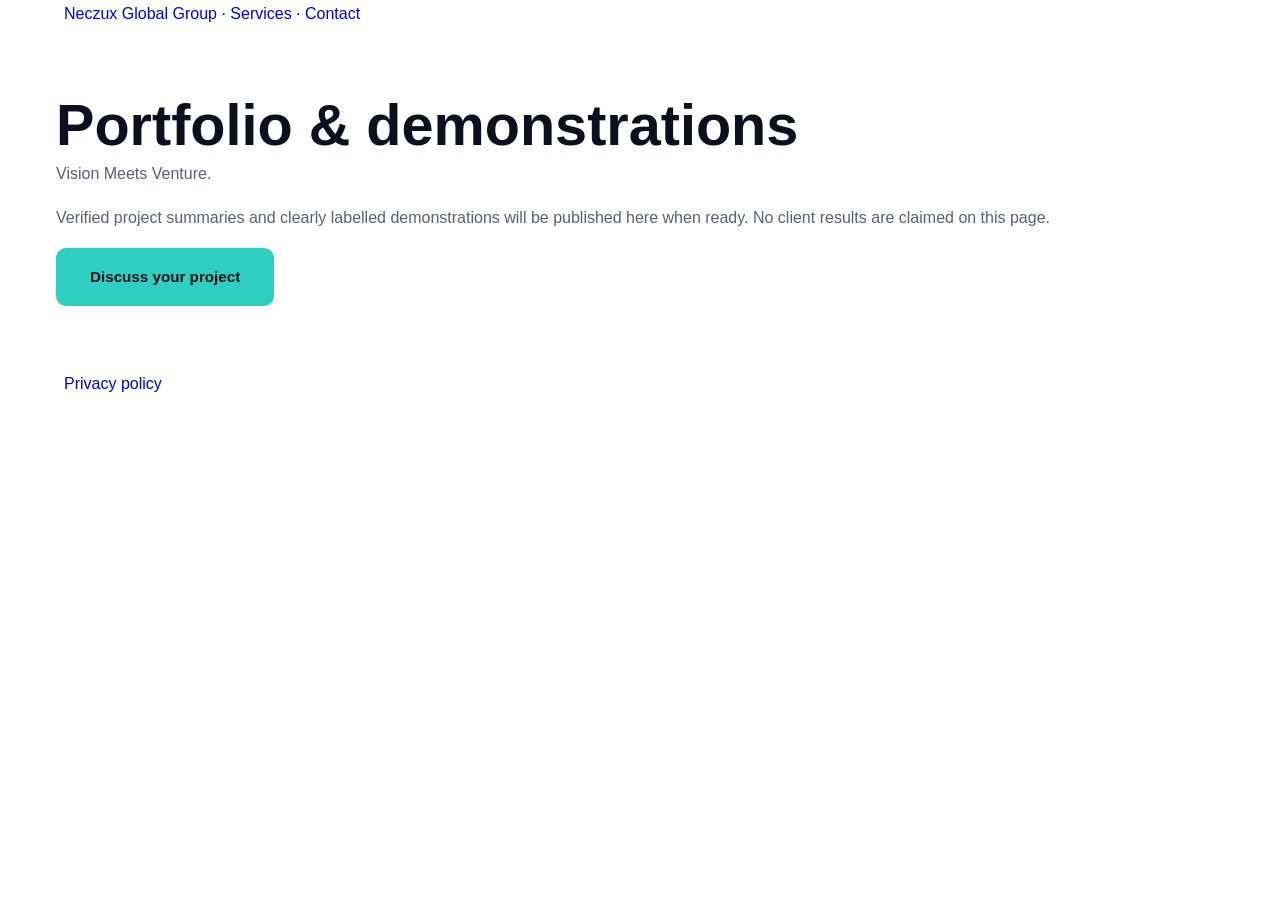
<file: portfolio.html>
<!doctype html>
<html lang="en"><head><meta charset="utf-8"><meta name="viewport" content="width=device-width,initial-scale=1"><meta name="description" content="Neczux project demonstrations and portfolio."><title>Portfolio | Neczux Global Group</title><link rel="stylesheet" href="styles/main.css"><link rel="icon" href="ngg-images/favicon.png"></head><body><header><div class="container"><a href="index.html">Neczux Global Group</a> · <a href="services.html">Services</a> · <a href="contact.html">Contact</a></div></header><main id="main-content" class="container" style="padding:4rem 1rem"><h1>Portfolio &amp; demonstrations</h1><p>Vision Meets Venture.</p><p>Verified project summaries and clearly labelled demonstrations will be published here when ready. No client results are claimed on this page.</p><p><a class="btn btn-primary" href="contact.html">Discuss your project</a></p></main><footer class="container"><a href="privacy-policy.html">Privacy policy</a></footer></body></html>
</file>
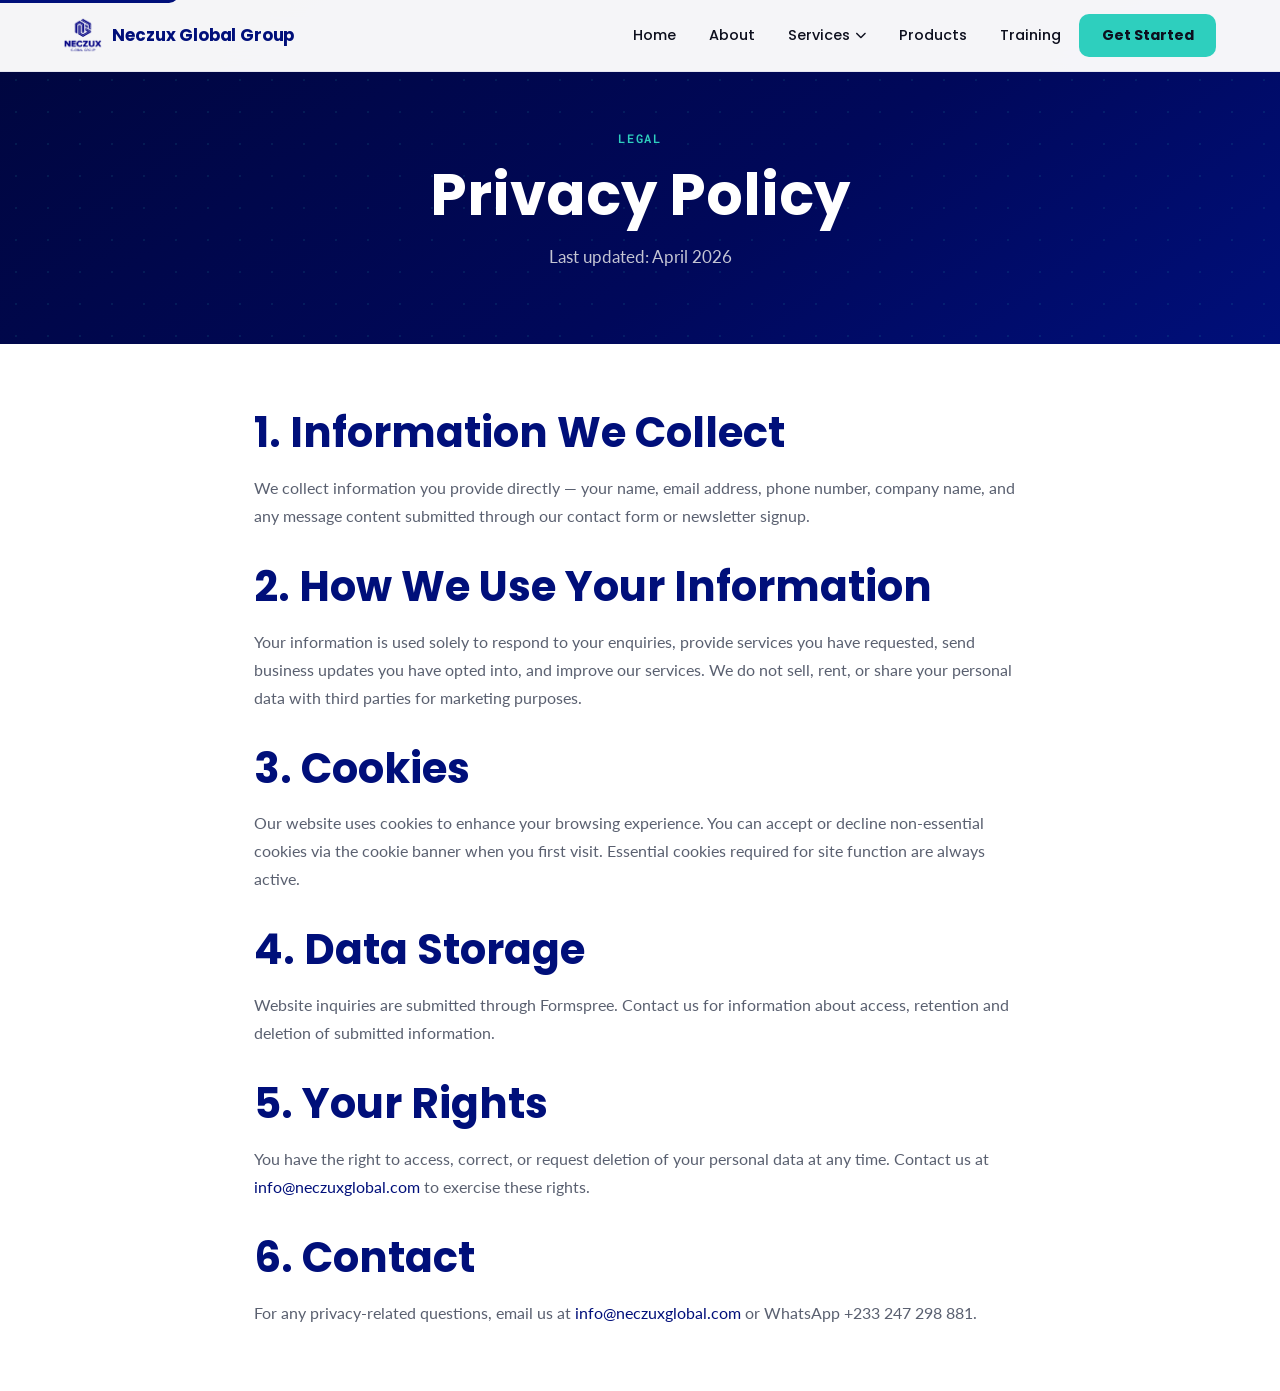
<file: privacy-policy.html>
<!DOCTYPE html>
<html lang="en">
<head>
    <meta charset="UTF-8">
    <meta name="viewport" content="width=device-width, initial-scale=1.0">
    <title>Privacy Policy | Neczux Global Group</title>
    <meta name="description" content="Privacy Policy for Neczux Global Group Ltd.">
    <meta name="robots" content="noindex">
    <link rel="stylesheet" href="styles/main.css">
    <link rel="stylesheet" href="https://cdnjs.cloudflare.com/ajax/libs/font-awesome/6.4.0/css/all.min.css">
    <link href="https://fonts.googleapis.com/css2?family=Poppins:wght@300;400;500;600;700;800&family=Lato:wght@300;400;700&family=Roboto+Mono:wght@400;500;600&display=swap" rel="stylesheet">
    <link rel="icon" type="image/x-icon" href="ngg-images/favicon.png">
</head>
<body>
    <a href="#main-content" class="skip-link">Skip to main content</a>
    <header class="main-header">
        <div class="container">
            <nav class="navbar">
                <a href="index.html" class="logo">
                    <img src="ngg-images/NGG.png" alt="Neczux Global Group Logo" width="38" height="38">
                    <span class="logo-text">Neczux Global Group</span>
                </a>
                <div class="nav-menu" id="navMenu">
                    <ul class="nav-list">
                        <li><a href="index.html">Home</a></li>
                        <li><a href="about.html">About</a></li>
                        <li class="dropdown">
                            <a href="services.html" class="dropdown-toggle" aria-haspopup="true" aria-expanded="false">Services <i class="fas fa-chevron-down"></i></a>
                            <div class="dropdown-menu"><div class="dropdown-grid">
                                <a href="services.html#tech-automation" class="dropdown-column"><h4><i class="fas fa-robot"></i> Technology & Automation</h4><span class="dd-link">Explore <i class="fas fa-arrow-right"></i></span></a>
                                <a href="services.html#creative-design" class="dropdown-column"><h4><i class="fas fa-palette"></i> Creative Design</h4><span class="dd-link">Explore <i class="fas fa-arrow-right"></i></span></a>
                                <a href="services.html#strategic-growth" class="dropdown-column"><h4><i class="fas fa-chart-line"></i> Strategic Growth & Training</h4><span class="dd-link">Explore <i class="fas fa-arrow-right"></i></span></a>
                                <a href="products.html" class="dropdown-column"><h4><i class="fas fa-box-open"></i> Product Store</h4><span class="dd-link">Explore <i class="fas fa-arrow-right"></i></span></a>
                            </div></div>
                        </li>
                        <li><a href="products.html">Products</a></li>
                        <li><a href="training.html">Training</a></li>
                        <li><a href="contact.html" class="nav-cta">Get Started</a></li>
                    </ul>
                </div>
                <button class="mobile-menu-btn" aria-label="Toggle menu" aria-expanded="false" aria-controls="navMenu">
                    <span></span><span></span><span></span>
                </button>
            </nav>
        </div>
    </header>
    <main id="main-content">
        <section class="page-hero">
            <div class="container">
                <span class="section-label" style="display:block;text-align:center;">Legal</span>
                <h1>Privacy Policy</h1>
                <p class="hero-description">Last updated: April 2026</p>
            </div>
        </section>
        <section style="padding:4rem 0;background:var(--white-pure);">
            <div class="container" style="max-width:820px;">
                <h2 style="color:var(--navy);margin-bottom:1rem;">1. Information We Collect</h2>
                <p>We collect information you provide directly — your name, email address, phone number, company name, and any message content submitted through our contact form or newsletter signup.</p>
                <h2 style="color:var(--navy);margin:2rem 0 1rem;">2. How We Use Your Information</h2>
                <p>Your information is used solely to respond to your enquiries, provide services you have requested, send business updates you have opted into, and improve our services. We do not sell, rent, or share your personal data with third parties for marketing purposes.</p>
                <h2 style="color:var(--navy);margin:2rem 0 1rem;">3. Cookies</h2>
                <p>Our website uses cookies to enhance your browsing experience. You can accept or decline non-essential cookies via the cookie banner when you first visit. Essential cookies required for site function are always active.</p>
                <h2 style="color:var(--navy);margin:2rem 0 1rem;">4. Data Storage</h2>
                <p>Website inquiries are submitted through Formspree. Contact us for information about access, retention and deletion of submitted information.</p>
                <h2 style="color:var(--navy);margin:2rem 0 1rem;">5. Your Rights</h2>
                <p>You have the right to access, correct, or request deletion of your personal data at any time. Contact us at <a href="mailto:info@neczuxglobal.com" style="color:var(--navy);">info@neczuxglobal.com</a> to exercise these rights.</p>
                <h2 style="color:var(--navy);margin:2rem 0 1rem;">6. Contact</h2>
                <p>For any privacy-related questions, email us at <a href="mailto:info@neczuxglobal.com" style="color:var(--navy);">info@neczuxglobal.com</a> or WhatsApp +233 247 298 881.</p>
            </div>
        </section>
    </main>
    <button id="scrollToTop" class="scroll-top-btn" aria-label="Back to top" title="Back to top">
        <i class="fas fa-chevron-up"></i>
    </button>
    <script src="scripts/main.js"></script>
</body>
</html>
</file>
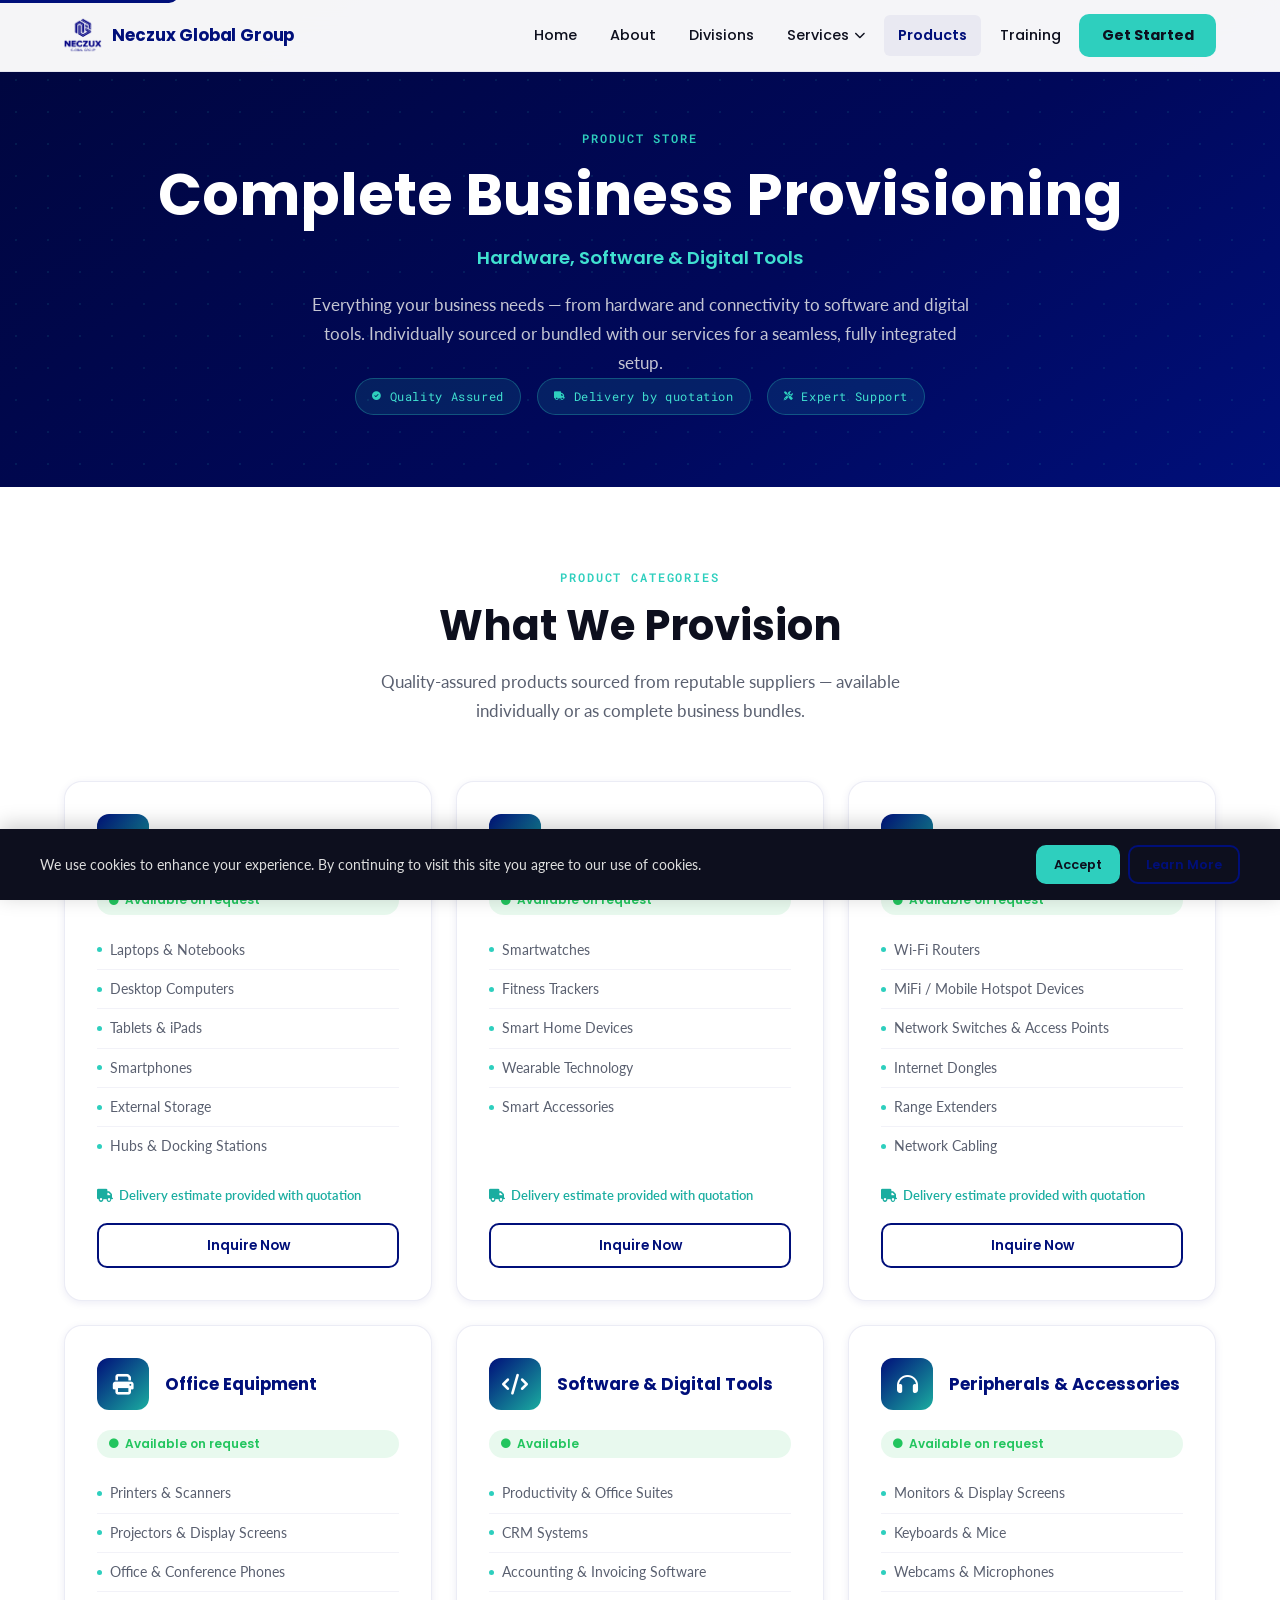
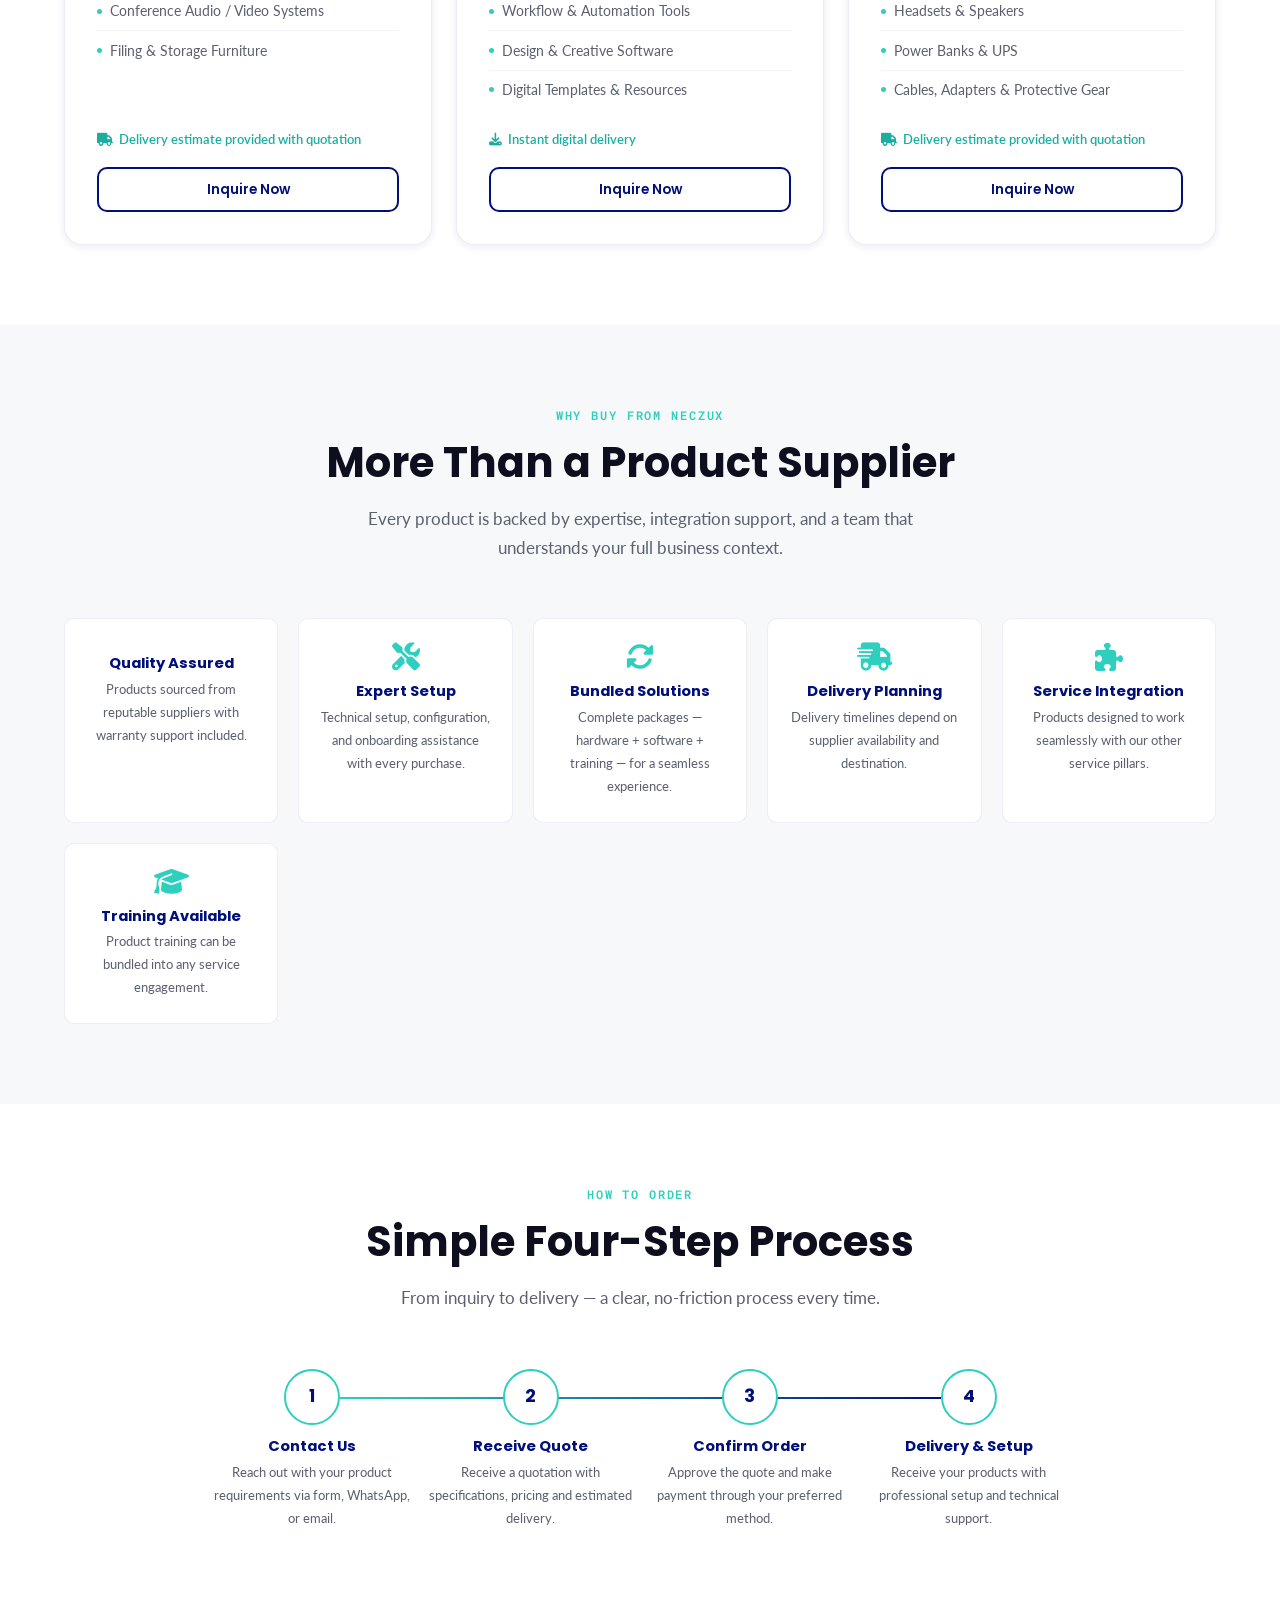
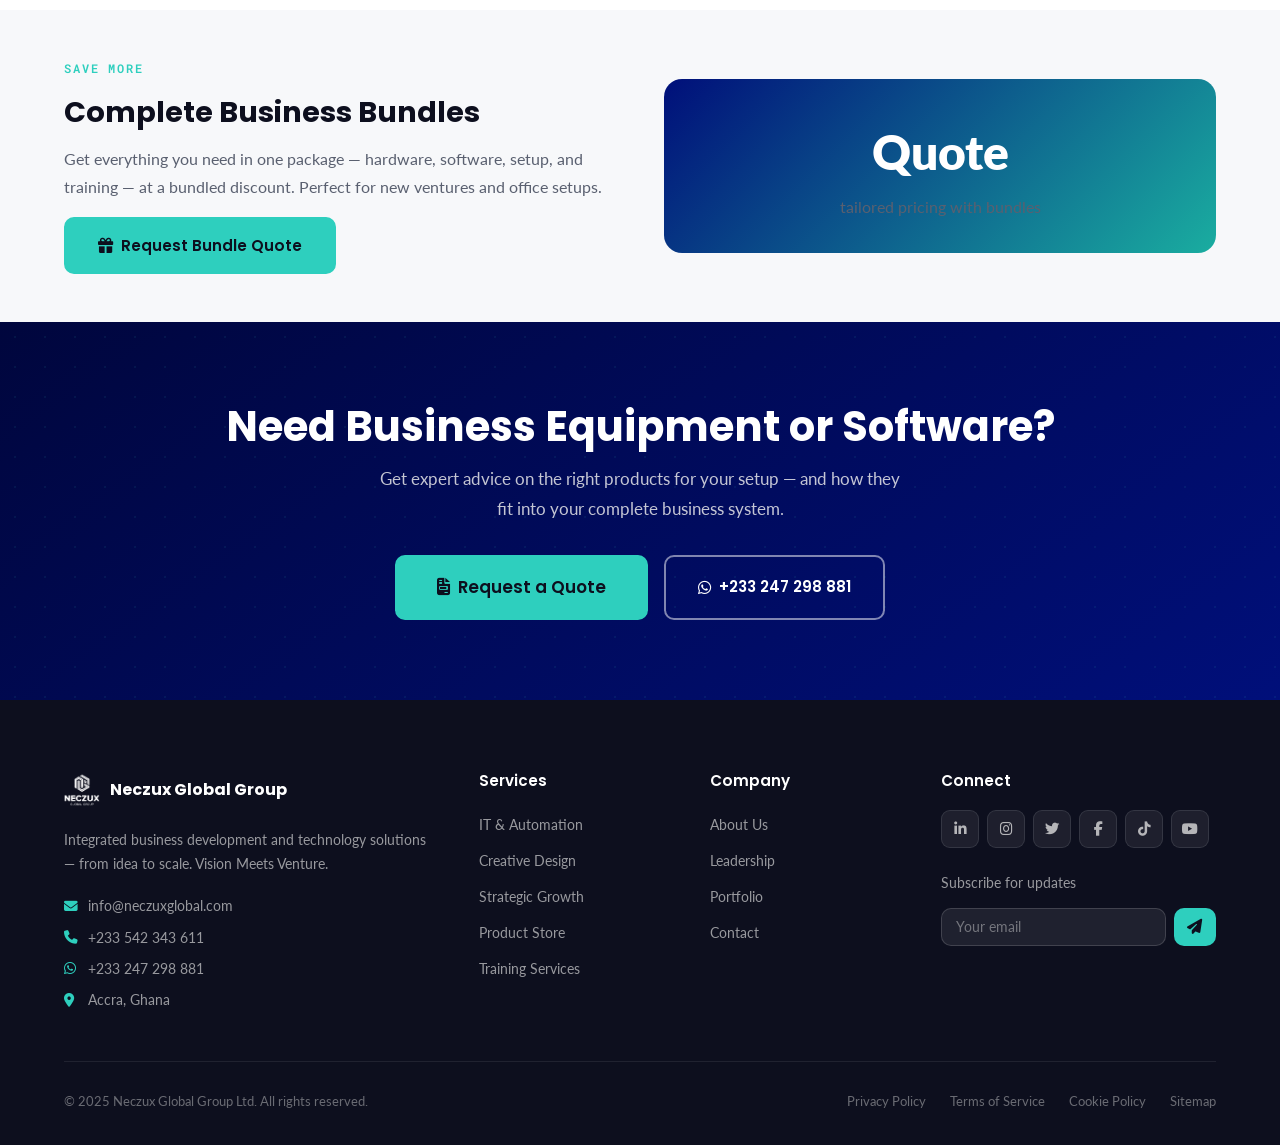
<file: products.html>
<!DOCTYPE html>
<html lang="en">
<head>
    <meta charset="UTF-8">
    <meta name="viewport" content="width=device-width, initial-scale=1.0">
    
    <!-- Meta Tags -->
    <meta name="description" content="Neczux Global Group Product Store — Computing, smart devices, connectivity, office equipment, software and peripherals for complete business provisioning.">
    <meta name="keywords" content="business products, hardware Ghana, software solutions, office equipment, connectivity devices, Accra">
    <meta name="author" content="Neczux Global Group Ltd.">
    
    <!-- Open Graph -->
    <meta property="og:type" content="website">
    <meta property="og:url" content="https://ebbykay.github.io/neczuxglobalgroup/products.html">
    <meta property="og:title" content="Product Store | Neczux Global Group">
    <meta property="og:description" content="Complete business provisioning — hardware, software, connectivity, and digital tools for your venture.">
    <meta property="og:image" content="https://ebbykay.github.io/neczuxglobalgroup/ngg-images/NGG.png">
    
    <!-- Twitter -->
    <meta name="twitter:card" content="summary_large_image">
    <meta name="twitter:title" content="Product Store | Neczux Global Group">
    <meta name="twitter:description" content="Complete business provisioning — hardware, software, connectivity, and digital tools.">
    
    <!-- Preconnect -->
    <link rel="preconnect" href="https://fonts.googleapis.com">
    <link rel="preconnect" href="https://fonts.gstatic.com" crossorigin>
    <link rel="preconnect" href="https://cdnjs.cloudflare.com">
    
    <title>Product Store | Neczux Global Group | Complete Business Provisioning</title>
    
    <link rel="stylesheet" href="styles/main.css">
    <link rel="stylesheet" href="https://cdnjs.cloudflare.com/ajax/libs/font-awesome/6.4.0/css/all.min.css">
    <link href="https://fonts.googleapis.com/css2?family=Poppins:wght@300;400;500;600;700;800&family=Lato:wght@300;400;700&family=Roboto+Mono:wght@400;500;600&display=swap" rel="stylesheet">
    <link rel="icon" type="image/x-icon" href="ngg-images/favicon.png">
        
    <!-- Favicon -->
    <link rel="icon" type="image/x-icon" href="ngg-images/favicon.png">
    <link rel="apple-touch-icon" href="ngg-images/favicon.png">
    
</head>
<body>

    <!-- Skip Link -->
    <a href="#main-content" class="skip-link">Skip to main content</a>

    <!-- Cookie Banner -->
    <div id="cookieConsent" class="cookie-banner">
        <div class="cookie-content">
            <p>We use cookies to enhance your experience. By continuing to visit this site you agree to our use of cookies.</p>
            <div class="cookie-buttons">
                <button id="acceptCookies" class="btn btn-sm btn-primary">Accept</button>
                <a href="privacy-policy.html" class="btn btn-sm btn-outline">Learn More</a>
            </div>
        </div>
    </div>

    <!-- ===== HEADER ===== -->
    <header class="main-header">
        <div class="container">
            <nav class="navbar">
                <a href="index.html" class="logo">
                    <img src="ngg-images/NGG.png" alt="Neczux Global Group Logo" width="38" height="38">
                    <span class="logo-text">Neczux Global Group</span>
                </a>
                <div class="nav-menu">
                    <ul class="nav-list">
                        <li><a href="index.html">Home</a></li>
                        <li><a href="about.html">About</a></li>
                        <li><a href="divisions.html">Divisions</a></li>
                        <li class="dropdown">
                            <a href="services.html" class="dropdown-toggle">Services <i class="fas fa-chevron-down"></i></a>
                            <div class="dropdown-menu">
                                <div class="dropdown-grid">
                                    <a href="services.html#tech-automation" class="dropdown-column">
                                        <h4><i class="fas fa-robot"></i> Technology & Automation</h4>
                                    
                                        <span class="dd-link">Explore <i class="fas fa-arrow-right"></i></span>
                                    </a>
                                    <a href="services.html#creative-design" class="dropdown-column">
                                        <h4><i class="fas fa-palette"></i> Creative Design</h4>
                                    
                                        <span class="dd-link">Explore <i class="fas fa-arrow-right"></i></span>
                                    </a>
                                    <a href="services.html#strategic-growth" class="dropdown-column">
                                        <h4><i class="fas fa-chart-line"></i> Strategic Growth & Training</h4>
                                    
                                        <span class="dd-link">Explore <i class="fas fa-arrow-right"></i></span>
                                    </a>
                                    <a href="products.html" class="dropdown-column">
                                        <h4><i class="fas fa-box-open"></i> Product & Resource Store</h4>
                                   
                                        <span class="dd-link">Explore <i class="fas fa-arrow-right"></i></span>
                                    </a>
                                </div>
                            </div>
                        </li>
                        <li><a href="products.html" class="active" aria-current="page">Products</a></li>
                        <li><a href="training.html">Training</a></li>
                        <li><a href="contact.html" class="nav-cta">Get Started</a></li>
                    </ul>
                </div>
                <button class="mobile-menu-btn" aria-label="Toggle menu">
                    <span></span><span></span><span></span>
                </button>
            </nav>
        </div>
    </header>

    <!-- ===== MAIN CONTENT ===== -->
    <main id="main-content">

        <!-- ===== PAGE HERO ===== -->
        <section class="page-hero">
            <div class="container">
                <span class="section-label" style="display:block;text-align:center;margin-bottom:0.75rem;">Product Store</span>
                <h1>Complete Business Provisioning</h1>
                <p class="hero-subtitle">Hardware, Software & Digital Tools</p>
                <p class="hero-description">
                    Everything your business needs — from hardware and connectivity to software and digital tools.
                    Individually sourced or bundled with our services for a seamless, fully integrated setup.
                </p>
                <div class="hero-features" style="justify-content:center;">
                    <span class="badge"><i class="fas fa-check-circle"></i> Quality Assured</span>
                    <span class="badge"><i class="fas fa-truck"></i> Delivery by quotation</span>
                    <span class="badge"><i class="fas fa-tools"></i> Expert Support</span>
                </div>
            </div>
        </section>

        <!-- ===== CATEGORIES ===== -->
        <section class="products-categories">
            <div class="container">
                <div class="section-header">
                    <span class="section-label">Product Categories</span>
                    <h2>What We Provision</h2>
                    <p>Quality-assured products sourced from reputable suppliers — available individually or as complete business bundles.</p>
                </div>

                <div class="categories-grid">

                    <!-- Computing -->
                    <div class="category-card" id="computing">
                        <div class="category-card-header">
                            <div class="category-icon"><i class="fas fa-laptop"></i></div>
                            <h3>Computing Devices</h3>
                        </div>
                        <span class="category-badge"><i class="fas fa-circle" style="color:#22C55E;"></i> Available on request</span>
                        <ul>
                            <li>Laptops & Notebooks</li>
                            <li>Desktop Computers</li>
                            <li>Tablets & iPads</li>
                            <li>Smartphones</li>
                            <li>External Storage</li>
                            <li>Hubs & Docking Stations</li>
                        </ul>
                        <div class="delivery-note"><i class="fas fa-truck"></i> Delivery estimate provided with quotation</div>
                        <a href="contact.html?service=product-store&category=computing" class="btn btn-outline btn-sm full-width">Inquire Now</a>
                    </div>

                    <!-- Smart Devices -->
                    <div class="category-card" id="smart-devices">
                        <div class="category-card-header">
                            <div class="category-icon"><i class="fas fa-watch"></i></div>
                            <h3>Smart Devices</h3>
                        </div>
                        <span class="category-badge"><i class="fas fa-circle" style="color:#22C55E;"></i> Available on request</span>
                        <ul>
                            <li>Smartwatches</li>
                            <li>Fitness Trackers</li>
                            <li>Smart Home Devices</li>
                            <li>Wearable Technology</li>
                            <li>Smart Accessories</li>
                        </ul>
                        <div class="delivery-note"><i class="fas fa-truck"></i> Delivery estimate provided with quotation</div>
                        <a href="contact.html?service=product-store&category=smart-devices" class="btn btn-outline btn-sm full-width">Inquire Now</a>
                    </div>

                    <!-- Connectivity -->
                    <div class="category-card" id="connectivity">
                        <div class="category-card-header">
                            <div class="category-icon"><i class="fas fa-wifi"></i></div>
                            <h3>Internet & Connectivity</h3>
                        </div>
                        <span class="category-badge"><i class="fas fa-circle" style="color:#22C55E;"></i> Available on request</span>
                        <ul>
                            <li>Wi-Fi Routers</li>
                            <li>MiFi / Mobile Hotspot Devices</li>
                            <li>Network Switches & Access Points</li>
                            <li>Internet Dongles</li>
                            <li>Range Extenders</li>
                            <li>Network Cabling</li>
                        </ul>
                        <div class="delivery-note"><i class="fas fa-truck"></i> Delivery estimate provided with quotation</div>
                        <a href="contact.html?service=product-store&category=connectivity" class="btn btn-outline btn-sm full-width">Inquire Now</a>
                    </div>

                    <!-- Office Equipment -->
                    <div class="category-card" id="office-equipment">
                        <div class="category-card-header">
                            <div class="category-icon"><i class="fas fa-print"></i></div>
                            <h3>Office Equipment</h3>
                        </div>
                        <span class="category-badge"><i class="fas fa-circle" style="color:#22C55E;"></i> Available on request</span>
                        <ul>
                            <li>Printers & Scanners</li>
                            <li>Projectors & Display Screens</li>
                            <li>Office & Conference Phones</li>
                            <li>Conference Audio / Video Systems</li>
                            <li>Filing & Storage Furniture</li>
                        </ul>
                        <div class="delivery-note"><i class="fas fa-truck"></i> Delivery estimate provided with quotation</div>
                        <a href="contact.html?service=product-store&category=office-equipment" class="btn btn-outline btn-sm full-width">Inquire Now</a>
                    </div>

                    <!-- Software & Digital Tools -->
                    <div class="category-card" id="software">
                        <div class="category-card-header">
                            <div class="category-icon"><i class="fas fa-code"></i></div>
                            <h3>Software & Digital Tools</h3>
                        </div>
                        <span class="category-badge"><i class="fas fa-circle" style="color:#22C55E;"></i> Available</span>
                        <ul>
                            <li>Productivity & Office Suites</li>
                            <li>CRM Systems</li>
                            <li>Accounting & Invoicing Software</li>
                            <li>Workflow & Automation Tools</li>
                            <li>Design & Creative Software</li>
                            <li>Digital Templates & Resources</li>
                        </ul>
                        <div class="delivery-note"><i class="fas fa-download"></i> Instant digital delivery</div>
                        <a href="contact.html?service=product-store&category=software" class="btn btn-outline btn-sm full-width">Inquire Now</a>
                    </div>

                    <!-- Peripherals -->
                    <div class="category-card" id="peripherals">
                        <div class="category-card-header">
                            <div class="category-icon"><i class="fas fa-headphones"></i></div>
                            <h3>Peripherals & Accessories</h3>
                        </div>
                        <span class="category-badge"><i class="fas fa-circle" style="color:#22C55E;"></i> Available on request</span>
                        <ul>
                            <li>Monitors & Display Screens</li>
                            <li>Keyboards & Mice</li>
                            <li>Webcams & Microphones</li>
                            <li>Headsets & Speakers</li>
                            <li>Power Banks & UPS</li>
                            <li>Cables, Adapters & Protective Gear</li>
                        </ul>
                        <div class="delivery-note"><i class="fas fa-truck"></i> Delivery estimate provided with quotation</div>
                        <a href="contact.html?service=product-store&category=peripherals" class="btn btn-outline btn-sm full-width">Inquire Now</a>
                    </div>

                </div>
            </div>
        </section>

        <!-- ===== BENEFITS ===== -->
        <section class="product-benefits">
            <div class="container">
                <div class="section-header">
                    <span class="section-label">Why Buy From Neczux</span>
                    <h2>More Than a Product Supplier</h2>
                    <p>Every product is backed by expertise, integration support, and a team that understands your full business context.</p>
                </div>
                <div class="benefits-row">
                    <div class="benefit-item">
                        <i class="fas fa-check-shield"></i>
                        <h4>Quality Assured</h4>
                        <p>Products sourced from reputable suppliers with warranty support included.</p>
                    </div>
                    <div class="benefit-item">
                        <i class="fas fa-tools"></i>
                        <h4>Expert Setup</h4>
                        <p>Technical setup, configuration, and onboarding assistance with every purchase.</p>
                    </div>
                    <div class="benefit-item">
                        <i class="fas fa-sync-alt"></i>
                        <h4>Bundled Solutions</h4>
                        <p>Complete packages — hardware + software + training — for a seamless experience.</p>
                    </div>
                    <div class="benefit-item">
                        <i class="fas fa-shipping-fast"></i>
                        <h4>Delivery Planning</h4>
                        <p>Delivery timelines depend on supplier availability and destination.</p>
                    </div>
                    <div class="benefit-item">
                        <i class="fas fa-puzzle-piece"></i>
                        <h4>Service Integration</h4>
                        <p>Products designed to work seamlessly with our other service pillars.</p>
                    </div>
                    <div class="benefit-item">
                        <i class="fas fa-graduation-cap"></i>
                        <h4>Training Available</h4>
                        <p>Product training can be bundled into any service engagement.</p>
                    </div>
                </div>
            </div>
        </section>

        <!-- ===== ORDERING PROCESS ===== -->
        <section class="ordering-process">
            <div class="container">
                <div class="section-header">
                    <span class="section-label">How to Order</span>
                    <h2>Simple Four-Step Process</h2>
                    <p>From inquiry to delivery — a clear, no-friction process every time.</p>
                </div>
                <div class="process-steps-row">
                    <div class="proc-step">
                        <div class="proc-num">1</div>
                        <h4>Contact Us</h4>
                        <p>Reach out with your product requirements via form, WhatsApp, or email.</p>
                    </div>
                    <div class="proc-step">
                        <div class="proc-num">2</div>
                        <h4>Receive Quote</h4>
                        <p>Receive a quotation with specifications, pricing and estimated delivery.</p>
                    </div>
                    <div class="proc-step">
                        <div class="proc-num">3</div>
                        <h4>Confirm Order</h4>
                        <p>Approve the quote and make payment through your preferred method.</p>
                    </div>
                    <div class="proc-step">
                        <div class="proc-num">4</div>
                        <h4>Delivery & Setup</h4>
                        <p>Receive your products with professional setup and technical support.</p>
                    </div>
                </div>
            </div>
        </section>

        <!-- ===== BUNDLED OFFER ===== -->
        <section class="bundle-offer" style="padding:3rem 0;background:var(--warm-bg);">
            <div class="container">
                <div class="bundle-content" style="display:flex;align-items:center;gap:3rem;flex-wrap:wrap;">
                    <div style="flex:1;">
                        <span class="section-label">Save More</span>
                        <h2 style="font-size:1.8rem;">Complete Business Bundles</h2>
                        <p style="margin:1rem 0;">Get everything you need in one package — hardware, software, setup, and training — at a bundled discount. Perfect for new ventures and office setups.</p>
                        <a href="contact.html?service=bundle" class="btn btn-primary">
                            <i class="fas fa-gift"></i> Request Bundle Quote
                        </a>
                    </div>
                    <div style="flex:1;text-align:center;">
                        <div style="background:linear-gradient(135deg, var(--navy), var(--teal-dim));padding:2rem;border-radius:var(--radius-lg);color:white;">
                            <span style="font-size:3rem;font-weight:800;">Quote</span>
                            <p>tailored pricing with bundles</p>
                        </div>
                    </div>
                </div>
            </div>
        </section>

        <!-- ===== CTA ===== -->
        <section class="cta-section">
            <div class="container">
                <div class="cta-content">
                    <h2>Need Business Equipment or Software?</h2>
                    <p>Get expert advice on the right products for your setup — and how they fit into your complete business system.</p>
                    <div class="cta-buttons">
                        <a href="contact.html?service=product-store" class="btn btn-primary btn-lg">
                            <i class="fas fa-file-invoice"></i> Request a Quote
                        </a>
                        <a href="https://wa.me/233247298881?text=Hello%20Neczux%2C%20I'm%20interested%20in%20your%20products" target="_blank" rel="noopener" class="btn btn-outline-white">
                            <i class="fab fa-whatsapp"></i> +233 247 298 881
                        </a>
                    </div>
                </div>
            </div>
        </section>

    </main>

    <!-- ===== FOOTER ===== -->
    <footer class="main-footer" role="contentinfo">
        <div class="container">
            <div class="footer-grid">
                <div class="footer-col">
                    <div class="footer-logo">
                        <img src="ngg-images/NGG3.png" alt="Neczux Global Group Footer Logo" width="36" height="36" loading="lazy">
                        <span>Neczux Global Group</span>
                    </div>
                    <p class="footer-description">
                        Integrated business development and technology solutions — from idea to scale.
                        Vision Meets Venture.
                    </p>
                    <div class="footer-contact-info">
                        <a href="mailto:info@neczuxglobal.com" aria-label="Email us">
                            <i class="fas fa-envelope" aria-hidden="true"></i> <span class="__cf_email__" data-cfemail="711f14120b0409161d1e13101d16031e040131161c10181d5f121e1c">info@neczuxglobal.com</span>
                        </a>
                        <a href="tel:+233542343611" aria-label="Call us alternate number">
                            <i class="fas fa-phone" aria-hidden="true"></i> +233 542 343 611
                        </a>
                        <a href="https://wa.me/233247298881" target="_blank" rel="noopener" aria-label="Chat with us on WhatsApp">
                            <i class="fab fa-whatsapp" aria-hidden="true"></i> +233 247 298 881
                        </a>
                        <p><i class="fas fa-map-marker-alt" aria-hidden="true"></i> Accra, Ghana</p>
                    </div>
                </div>

                <div class="footer-col">
                    <h4>Services</h4>
                    <ul>
                        <li><a href="services.html#tech-automation">IT & Automation</a></li>
                        <li><a href="services.html#creative-design">Creative Design</a></li>
                        <li><a href="services.html#strategic-growth">Strategic Growth</a></li>
                        <li><a href="products.html">Product Store</a></li>
                        <li><a href="training.html">Training Services</a></li>
                    </ul>
                </div>

                <div class="footer-col">
                    <h4>Company</h4>
                    <ul>
                        <li><a href="about.html">About Us</a></li>
                        <li><a href="about.html#leadership">Leadership</a></li>
                        
                        <li><a href="portfolio.html">Portfolio</a></li>
                        <li><a href="contact.html">Contact</a></li>
                    </ul>
                </div>

                <div class="footer-col">
                    <h4>Connect</h4>
                    <div class="footer-socials">
                        <a href="https://www.linkedin.com/company/neczuxglobal" target="_blank" rel="noopener" aria-label="Follow us on LinkedIn">
                            <i class="fab fa-linkedin-in" aria-hidden="true"></i>
                        </a>
                        <a href="https://www.instagram.com/neczuxglobal" target="_blank" rel="noopener" aria-label="Follow us on Instagram">
                            <i class="fab fa-instagram" aria-hidden="true"></i>
                        </a>
                        <a href="https://x.com/neczuxglobal" target="_blank" rel="noopener noreferrer" aria-label="Twitter">
                            <i class="fab fa-twitter"></i>
                        </a>
                        <a href="https://www.facebook.com/neczuxglobal" target="_blank" rel="noopener" aria-label="Follow us on Facebook">
                            <i class="fab fa-facebook-f" aria-hidden="true"></i>
                        </a>
                        <a href="https://www.tiktok.com/@neczuxglobal" target="_blank" rel="noopener" aria-label="Follow us on TikTok">
                            <i class="fab fa-tiktok" aria-hidden="true"></i>
                        </a>
                        <a href="https://www.youtube.com/@neczuxglobal" target="_blank" rel="noopener" aria-label="Subscribe to our YouTube channel">
                            <i class="fab fa-youtube" aria-hidden="true"></i>
                        </a>
                    </div>
                    <div class="newsletter">
                        <p style="color:rgba(245,245,243,0.6);font-size:0.85rem;margin-bottom:0.75rem;">Subscribe for updates</p>
                        <form class="newsletter-form" id="footerNewsletter" aria-label="Newsletter signup">
                            <input type="email" placeholder="Your email" required aria-label="Email address">
                            <button type="submit" aria-label="Subscribe"><i class="fas fa-paper-plane" aria-hidden="true"></i></button>
                        </form>
                    </div>
                </div>
            </div>

            <div class="footer-bottom">
                <p>&copy; 2025 Neczux Global Group Ltd. All rights reserved.</p>
                <div class="footer-links">
                    <a href="privacy-policy.html">Privacy Policy</a>
                    <a href="terms-of-service.html">Terms of Service</a>
                    <a href="cookie-policy.html">Cookie Policy</a>
                    <a href="sitemap.xml">Sitemap</a>
                </div>
            </div>
        </div>
    </footer>
    <button id="scrollToTop" class="scroll-top-btn" aria-label="Back to top" title="Back to top"><i class="fas fa-chevron-up"></i></button>
    <script src="scripts/main.js"></script>
</body>
</html>
</file>
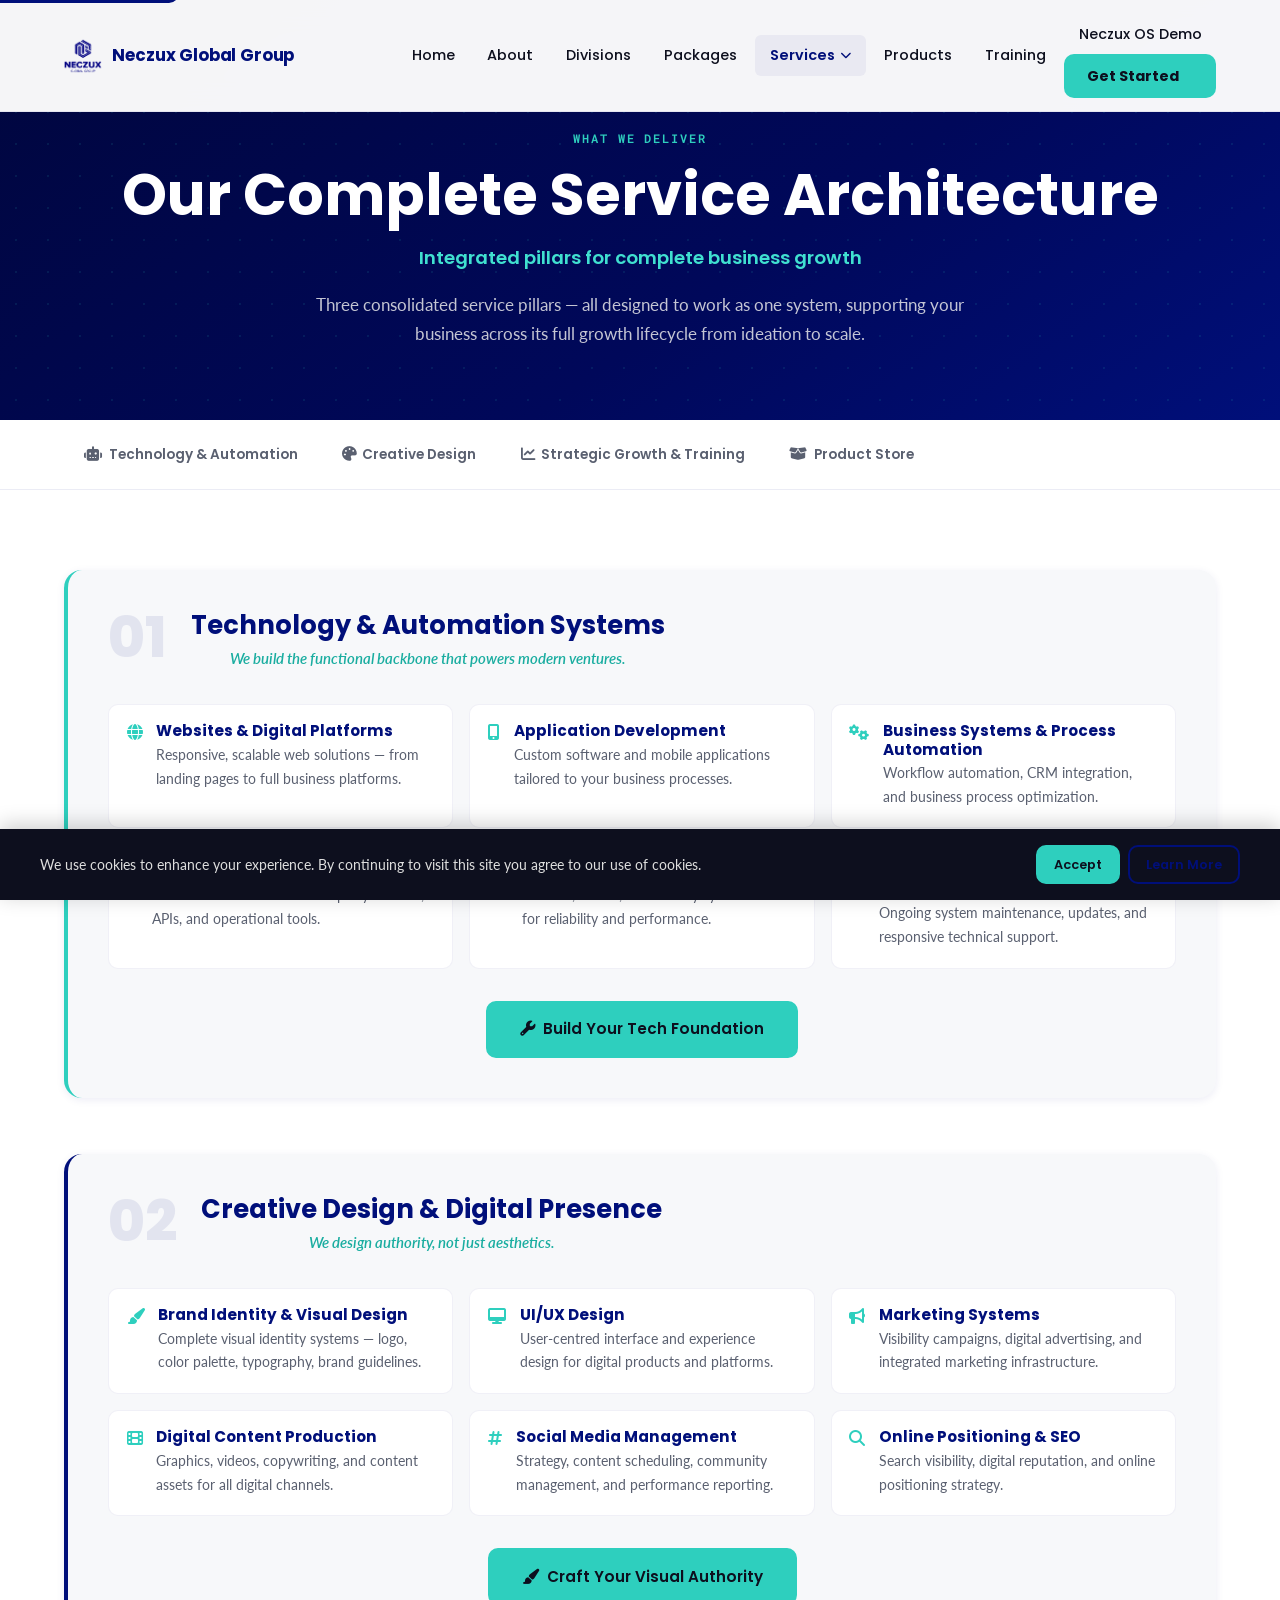
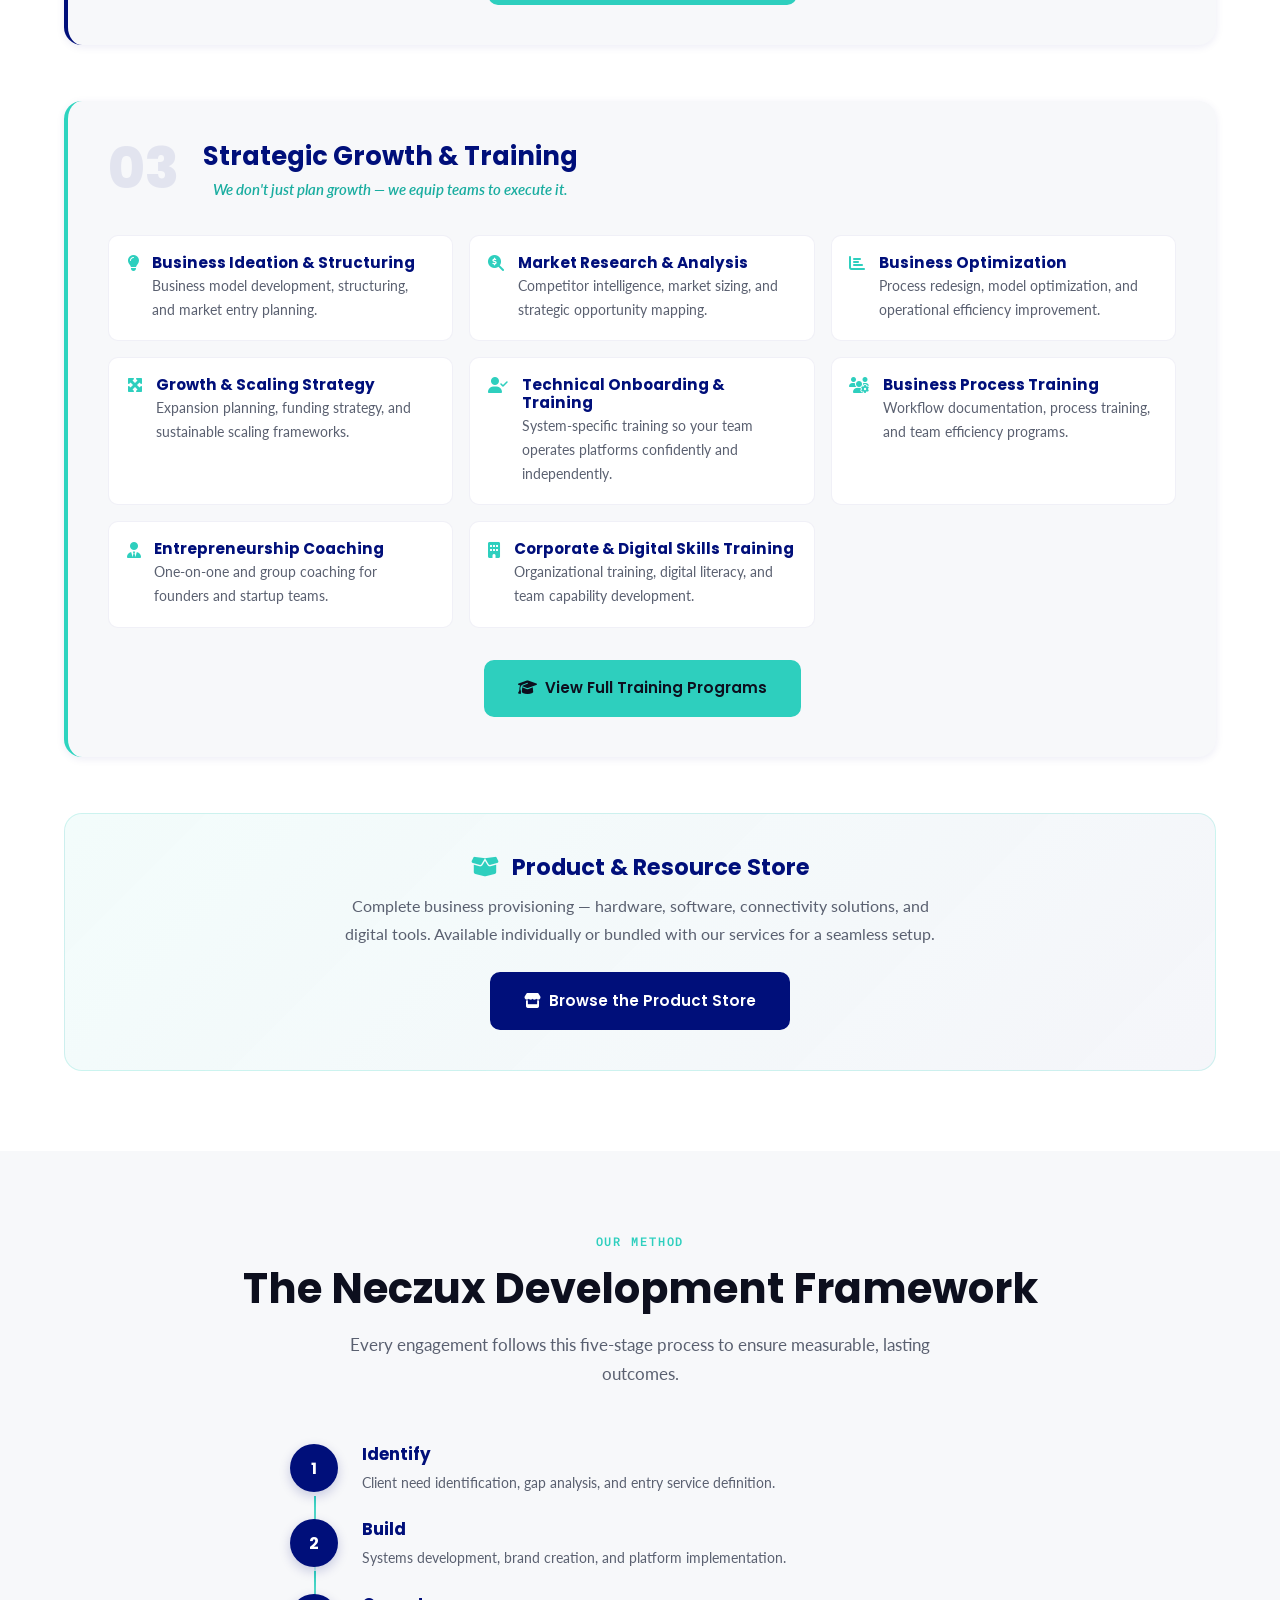
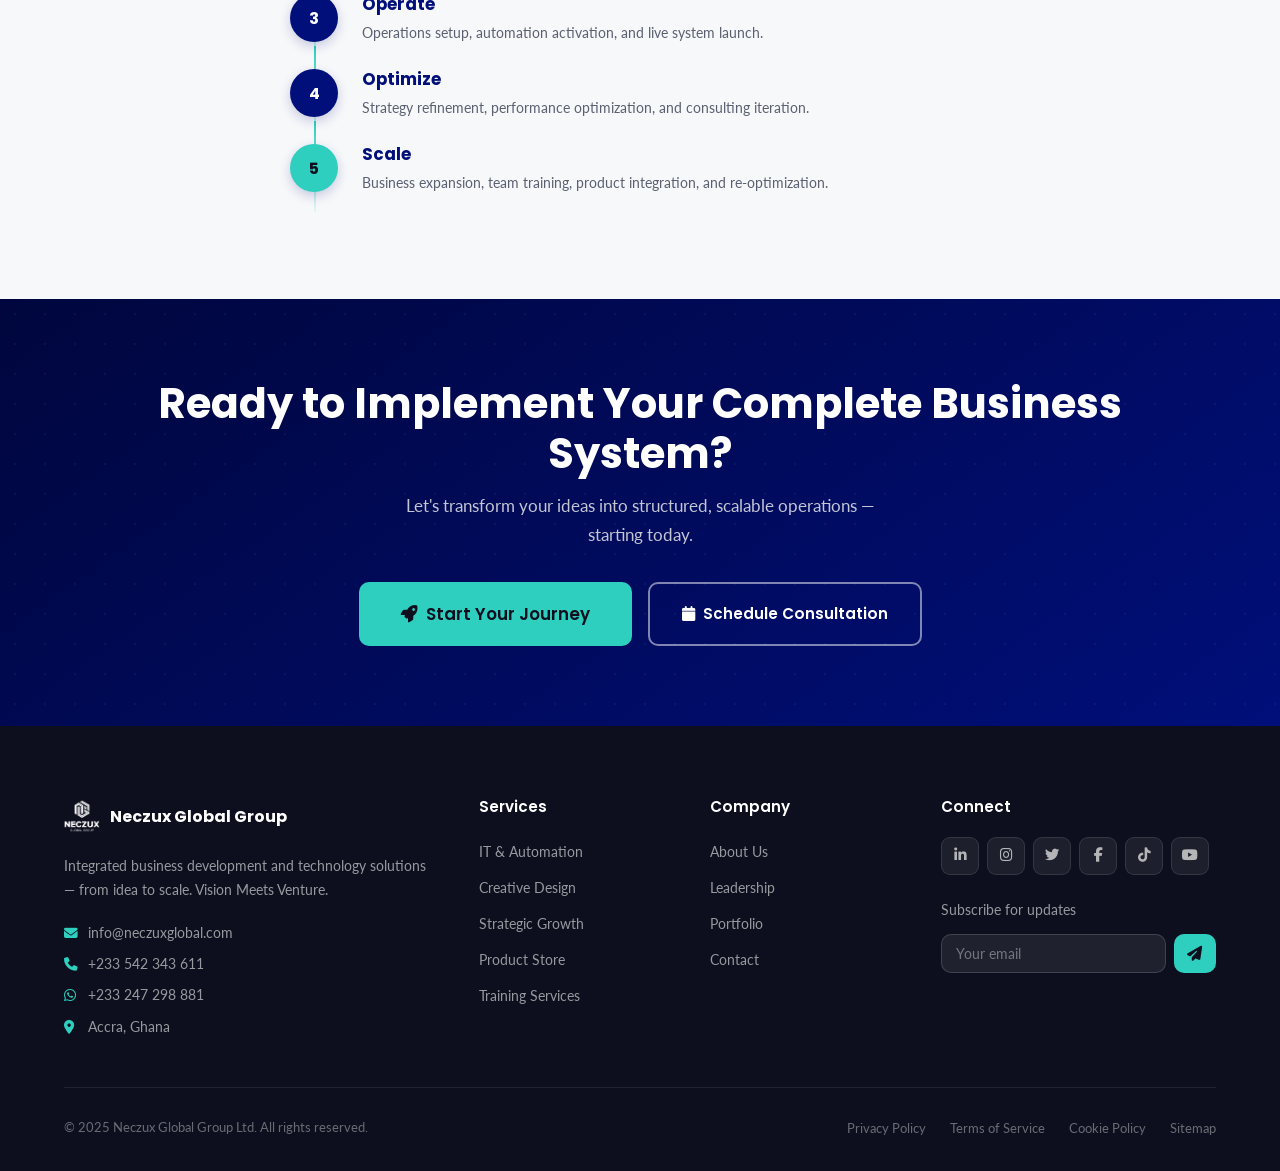
<file: services.html>
<!DOCTYPE html>
<html lang="en">
<head>
    <meta charset="UTF-8">
    <meta name="viewport" content="width=device-width, initial-scale=1.0">
    
    <!-- Meta Tags -->
    <meta name="description" content="Neczux Global Group Services — Technology & Automation, Creative Design, Strategic Growth & Training. Integrated solutions for complete business growth.">
    <meta name="keywords" content="business services, technology solutions, automation, creative design, strategic growth, business training, Accra Ghana">
    <meta name="author" content="Neczux Global Group Ltd.">
    
    <!-- Open Graph -->
    <meta property="og:type" content="website">
    <meta property="og:url" content="https://ebbykay.github.io/neczuxglobalgroup/services.html">
    <meta property="og:title" content="Our Services | Neczux Global Group">
    <meta property="og:description" content="Technology & Automation, Creative Design, Strategic Growth & Training — integrated solutions for complete business growth.">
    <meta property="og:image" content="https://ebbykay.github.io/neczuxglobalgroup/ngg-images/NGG.png">
    
    <!-- Twitter -->
    <meta name="twitter:card" content="summary_large_image">
    <meta name="twitter:title" content="Our Services | Neczux Global Group">
    <meta name="twitter:description" content="Integrated business solutions for complete growth.">
    
    <!-- Preconnect -->
    <link rel="preconnect" href="https://fonts.googleapis.com">
    <link rel="preconnect" href="https://fonts.gstatic.com" crossorigin>
    <link rel="preconnect" href="https://cdnjs.cloudflare.com">
    
    <title>Our Services | Neczux Global Group | Integrated Business Solutions</title>
    
    <link rel="stylesheet" href="styles/main.css">
    <link rel="stylesheet" href="https://cdnjs.cloudflare.com/ajax/libs/font-awesome/6.4.0/css/all.min.css">
    <link href="https://fonts.googleapis.com/css2?family=Poppins:wght@300;400;500;600;700;800&family=Lato:wght@300;400;700&family=Roboto+Mono:wght@400;500;600&display=swap" rel="stylesheet">
    <link rel="icon" type="image/x-icon" href="ngg-images/favicon.png">
       
    <!-- Favicon -->
    <link rel="icon" type="image/x-icon" href="ngg-images/favicon.png">
    <link rel="apple-touch-icon" href="ngg-images/favicon.png">
     
    <style>
        /* Service nav pills - additional styling */
        .service-nav {
            background: var(--white-pure);
            border-bottom: 1px solid rgba(0,15,122,0.08);
            padding: 0;
            position: sticky;
            top: 72px;
            z-index: 100;
            backdrop-filter: blur(10px);
            background: rgba(255,255,255,0.95);
        }
        .service-nav-inner {
            display: flex;
            gap: 0.25rem;
            padding: 0.75rem 0;
            overflow-x: auto;
            scrollbar-width: none;
            -ms-overflow-style: none;
        }
        .service-nav-inner::-webkit-scrollbar { display: none; }
        .nav-pill {
            display: inline-flex;
            align-items: center;
            gap: 0.4rem;
            padding: 0.6rem 1.2rem;
            border-radius: 50px;
            font-family: var(--font-head);
            font-weight: 600;
            font-size: 0.85rem;
            color: var(--gray-mid);
            background: transparent;
            border: 1px solid transparent;
            cursor: pointer;
            transition: var(--transition);
            white-space: nowrap;
            text-decoration: none;
        }
        .nav-pill:hover, .nav-pill.active {
            background: var(--navy);
            color: var(--white-pure);
            border-color: var(--navy);
        }
        .nav-pill i { font-size: 0.9rem; }

        .product-link-box {
            background: linear-gradient(135deg, rgba(46,207,190,0.06), rgba(0,15,122,0.04));
            border: 1px solid rgba(46,207,190,0.2);
            border-radius: var(--radius-lg);
            padding: 2.5rem;
            text-align: center;
            margin-top: 3.5rem;
        }
        .product-link-box h3 { 
            color: var(--navy); 
            margin-bottom: 0.75rem;
            font-size: 1.4rem;
        }
        .product-link-box p  { 
            margin-bottom: 1.5rem;
            max-width: 600px;
            margin-left: auto;
            margin-right: auto;
        }
    </style>
</head>
<body>

    <!-- Skip Link -->
    <a href="#main-content" class="skip-link">Skip to main content</a>

    <!-- Cookie Banner -->
    <div id="cookieConsent" class="cookie-banner">
        <div class="cookie-content">
            <p>We use cookies to enhance your experience. By continuing to visit this site you agree to our use of cookies.</p>
            <div class="cookie-buttons">
                <button id="acceptCookies" class="btn btn-sm btn-primary">Accept</button>
                <a href="privacy-policy.html" class="btn btn-sm btn-outline">Learn More</a>
            </div>
        </div>
    </div>

    <!-- ===== HEADER ===== -->
    <header class="main-header">
        <div class="container">
            <nav class="navbar">
                <a href="index.html" class="logo">
                    <img src="ngg-images/NGG.png" alt="Neczux Global Group Logo" width="38" height="38">
                    <span class="logo-text">Neczux Global Group</span>
                </a>
                <div class="nav-menu">
                    <ul class="nav-list">
                        <li><a href="index.html">Home</a></li>
                        <li><a href="about.html">About</a></li>
                        <li><a href="divisions.html">Divisions</a></li>
<li><a href="packages.html">Packages</a></li>
                        <li class="dropdown">
                            <a href="services.html" class="dropdown-toggle active" aria-current="page">Services <i class="fas fa-chevron-down"></i></a>
                            <div class="dropdown-menu">
                                <div class="dropdown-grid">
                                    <a href="services.html#tech-automation" class="dropdown-column">
                                        <h4><i class="fas fa-robot"></i> Technology & Automation</h4>
                                        
                                        <span class="dd-link">Explore <i class="fas fa-arrow-right"></i></span>
                                    </a>
                                    <a href="services.html#creative-design" class="dropdown-column">
                                        <h4><i class="fas fa-palette"></i> Creative Design</h4>
                                       
                                        <span class="dd-link">Explore <i class="fas fa-arrow-right"></i></span>
                                    </a>
                                    <a href="services.html#strategic-growth" class="dropdown-column">
                                        <h4><i class="fas fa-chart-line"></i> Strategic Growth & Training</h4>
                                        
                                        <span class="dd-link">Explore <i class="fas fa-arrow-right"></i></span>
                                    </a>
                                    <a href="products.html" class="dropdown-column">
                                        <h4><i class="fas fa-box-open"></i> Product & Resource Store</h4>
                                      
                                        <span class="dd-link">Explore <i class="fas fa-arrow-right"></i></span>
                                    </a>
                                </div>
                            </div>
                        </li>
                        <li><a href="products.html">Products</a></li>
                        <li><a href="training.html">Training</a></li>
                        <li><a href="operating-system.html">Neczux OS Demo</a> <a href="contact.html" class="nav-cta">Get Started</a></li>
                    </ul>
                </div>
                <button class="mobile-menu-btn" aria-label="Toggle menu">
                    <span></span><span></span><span></span>
                </button>
            </nav>
        </div>
    </header>

    <!-- ===== MAIN CONTENT ===== -->
    <main id="main-content">

        <!-- ===== PAGE HERO ===== -->
        <section class="page-hero">
            <div class="container">
                <span class="section-label" style="display:block;text-align:center;margin-bottom:0.75rem;">What We Deliver</span>
                <h1>Our Complete Service Architecture</h1>
                <p {text-align: center;} class="hero-subtitle">Integrated pillars for complete business growth</p>
                <p class="hero-description">
                    Three consolidated service pillars — all designed to work as one system, supporting your business
                    across its full growth lifecycle from ideation to scale.
                </p>
            </div>
        </section>

        <!-- ===== SERVICE NAV PILLS ===== -->
        <nav class="service-nav" aria-label="Service navigation">
            <div class="container">
                <div class="service-nav-inner">
                    <a href="#tech-automation" class="nav-pill active" data-service="tech-automation">
                        <i class="fas fa-robot"></i> Technology & Automation
                    </a>
                    <a href="#creative-design" class="nav-pill" data-service="creative-design">
                        <i class="fas fa-palette"></i> Creative Design
                    </a>
                    <a href="#strategic-growth" class="nav-pill" data-service="strategic-growth">
                        <i class="fas fa-chart-line"></i> Strategic Growth & Training
                    </a>
                    <a href="products.html" class="nav-pill">
                        <i class="fas fa-box-open"></i> Product Store
                    </a>
                </div>
            </div>
        </nav>

        <!-- ===== SERVICE ARCHITECTURE ===== -->
        <section class="service-architecture">
            <div class="container">

                <!-- PILLAR 01: Technology & Automation -->
                <div class="service-pillar" id="tech-automation">
                    <div class="pillar-header">
                        <div class="pillar-number">01</div>
                        <div class="pillar-title">
                            <h2>Technology & Automation Systems</h2>
                            <p class="pillar-tagline">We build the functional backbone that powers modern ventures.</p>
                        </div>
                    </div>
                    <div class="pillar-content">
                        <div class="service-list">
                            <div class="service-item">
                                <i class="fas fa-globe"></i>
                                <div>
                                    <h4>Websites & Digital Platforms</h4>
                                    <p>Responsive, scalable web solutions — from landing pages to full business platforms.</p>
                                </div>
                            </div>
                            <div class="service-item">
                                <i class="fas fa-mobile-alt"></i>
                                <div>
                                    <h4>Application Development</h4>
                                    <p>Custom software and mobile applications tailored to your business processes.</p>
                                </div>
                            </div>
                            <div class="service-item">
                                <i class="fas fa-cogs"></i>
                                <div>
                                    <h4>Business Systems & Process Automation</h4>
                                    <p>Workflow automation, CRM integration, and business process optimization.</p>
                                </div>
                            </div>
                            <div class="service-item">
                                <i class="fas fa-plug"></i>
                                <div>
                                    <h4>Forms, Workflows & Integrations</h4>
                                    <p>Seamless connection of third-party services, APIs, and operational tools.</p>
                                </div>
                            </div>
                            <div class="service-item">
                                <i class="fas fa-cloud"></i>
                                <div>
                                    <h4>Cloud Infrastructure</h4>
                                    <p>Scalable, secure, cloud-ready systems built for reliability and performance.</p>
                                </div>
                            </div>
                            <div class="service-item">
                                <i class="fas fa-shield-alt"></i>
                                <div>
                                    <h4>Maintenance & Technical Support</h4>
                                    <p>Ongoing system maintenance, updates, and responsive technical support.</p>
                                </div>
                            </div>
                        </div>
                        <div class="pillar-cta" style="margin-top:2rem;text-align:center;">
                            <a href="contact.html?service=technology-automation" class="btn btn-primary">
                                <i class="fas fa-wrench"></i> Build Your Tech Foundation
                            </a>
                        </div>
                    </div>
                </div>

                <!-- PILLAR 02: Creative Design -->
                <div class="service-pillar" id="creative-design">
                    <div class="pillar-header">
                        <div class="pillar-number">02</div>
                        <div class="pillar-title">
                            <h2>Creative Design & Digital Presence</h2>
                            <p class="pillar-tagline">We design authority, not just aesthetics.</p>
                        </div>
                    </div>
                    <div class="pillar-content">
                        <div class="service-list">
                            <div class="service-item">
                                <i class="fas fa-paint-brush"></i>
                                <div>
                                    <h4>Brand Identity & Visual Design</h4>
                                    <p>Complete visual identity systems — logo, color palette, typography, brand guidelines.</p>
                                </div>
                            </div>
                            <div class="service-item">
                                <i class="fas fa-desktop"></i>
                                <div>
                                    <h4>UI/UX Design</h4>
                                    <p>User-centred interface and experience design for digital products and platforms.</p>
                                </div>
                            </div>
                            <div class="service-item">
                                <i class="fas fa-bullhorn"></i>
                                <div>
                                    <h4>Marketing Systems</h4>
                                    <p>Visibility campaigns, digital advertising, and integrated marketing infrastructure.</p>
                                </div>
                            </div>
                            <div class="service-item">
                                <i class="fas fa-film"></i>
                                <div>
                                    <h4>Digital Content Production</h4>
                                    <p>Graphics, videos, copywriting, and content assets for all digital channels.</p>
                                </div>
                            </div>
                            <div class="service-item">
                                <i class="fas fa-hashtag"></i>
                                <div>
                                    <h4>Social Media Management</h4>
                                    <p>Strategy, content scheduling, community management, and performance reporting.</p>
                                </div>
                            </div>
                            <div class="service-item">
                                <i class="fas fa-search"></i>
                                <div>
                                    <h4>Online Positioning & SEO</h4>
                                    <p>Search visibility, digital reputation, and online positioning strategy.</p>
                                </div>
                            </div>
                        </div>
                        <div class="pillar-cta" style="margin-top:2rem;text-align:center;">
                            <a href="contact.html?service=creative-design" class="btn btn-primary">
                                <i class="fas fa-paint-brush"></i> Craft Your Visual Authority
                            </a>
                        </div>
                    </div>
                </div>

                <!-- PILLAR 03: Strategic Growth & Training -->
                <div class="service-pillar" id="strategic-growth">
                    <div class="pillar-header">
                        <div class="pillar-number">03</div>
                        <div class="pillar-title">
                            <h2>Strategic Growth & Training</h2>
                            <p class="pillar-tagline">We don't just plan growth — we equip teams to execute it.</p>
                        </div>
                    </div>
                    <div class="pillar-content">
                        <div class="service-list" style="margin-bottom:2rem;">
                            <!-- Strategy side -->
                            <div class="service-item">
                                <i class="fas fa-lightbulb"></i>
                                <div>
                                    <h4>Business Ideation & Structuring</h4>
                                    <p>Business model development, structuring, and market entry planning.</p>
                                </div>
                            </div>
                            <div class="service-item">
                                <i class="fas fa-search-dollar"></i>
                                <div>
                                    <h4>Market Research & Analysis</h4>
                                    <p>Competitor intelligence, market sizing, and strategic opportunity mapping.</p>
                                </div>
                            </div>
                            <div class="service-item">
                                <i class="fas fa-chart-bar"></i>
                                <div>
                                    <h4>Business Optimization</h4>
                                    <p>Process redesign, model optimization, and operational efficiency improvement.</p>
                                </div>
                            </div>
                            <div class="service-item">
                                <i class="fas fa-expand-arrows-alt"></i>
                                <div>
                                    <h4>Growth & Scaling Strategy</h4>
                                    <p>Expansion planning, funding strategy, and sustainable scaling frameworks.</p>
                                </div>
                            </div>
                            <!-- Training side -->
                            <div class="service-item">
                                <i class="fas fa-user-check"></i>
                                <div>
                                    <h4>Technical Onboarding & Training</h4>
                                    <p>System-specific training so your team operates platforms confidently and independently.</p>
                                </div>
                            </div>
                            <div class="service-item">
                                <i class="fas fa-users-cog"></i>
                                <div>
                                    <h4>Business Process Training</h4>
                                    <p>Workflow documentation, process training, and team efficiency programs.</p>
                                </div>
                            </div>
                            <div class="service-item">
                                <i class="fas fa-user-tie"></i>
                                <div>
                                    <h4>Entrepreneurship Coaching</h4>
                                    <p>One-on-one and group coaching for founders and startup teams.</p>
                                </div>
                            </div>
                            <div class="service-item">
                                <i class="fas fa-building"></i>
                                <div>
                                    <h4>Corporate & Digital Skills Training</h4>
                                    <p>Organizational training, digital literacy, and team capability development.</p>
                                </div>
                            </div>
                        </div>
                        <div style="text-align:center;">
                            <a href="training.html" class="btn btn-primary">
                                <i class="fas fa-graduation-cap"></i> View Full Training Programs
                            </a>
                        </div>
                    </div>
                </div>

                <!-- PRODUCT STORE LINK BOX -->
                <div class="product-link-box">
                    <h3><i class="fas fa-box-open" style="color:var(--teal);margin-right:0.5rem;"></i> Product & Resource Store</h3>
                    <p>Complete business provisioning — hardware, software, connectivity solutions, and digital tools. Available individually or bundled with our services for a seamless setup.</p>
                    <a href="products.html" class="btn btn-navy">
                        <i class="fas fa-store"></i> Browse the Product Store
                    </a>
                </div>

            </div>
        </section>

        <!-- ===== DEVELOPMENT FRAMEWORK ===== -->
        <section class="framework-section">
            <div class="container">
                <div class="section-header">
                    <span class="section-label">Our Method</span>
                    <h2>The Neczux Development Framework</h2>
                    <p>Every engagement follows this five-stage process to ensure measurable, lasting outcomes.</p>
                </div>

                <div class="framework-process" style="max-width:700px;margin:0 auto;">
                    <div class="process-step-row">
                        <div class="step-dot">1</div>
                        <div class="step-info">
                            <h4>Identify</h4>
                            <p>Client need identification, gap analysis, and entry service definition.</p>
                        </div>
                    </div>
                    <div class="process-step-row">
                        <div class="step-dot">2</div>
                        <div class="step-info">
                            <h4>Build</h4>
                            <p>Systems development, brand creation, and platform implementation.</p>
                        </div>
                    </div>
                    <div class="process-step-row">
                        <div class="step-dot">3</div>
                        <div class="step-info">
                            <h4>Operate</h4>
                            <p>Operations setup, automation activation, and live system launch.</p>
                        </div>
                    </div>
                    <div class="process-step-row">
                        <div class="step-dot">4</div>
                        <div class="step-info">
                            <h4>Optimize</h4>
                            <p>Strategy refinement, performance optimization, and consulting iteration.</p>
                        </div>
                    </div>
                    <div class="process-step-row">
                        <div class="step-dot" style="background:var(--teal);color:var(--dark);">5</div>
                        <div class="step-info">
                            <h4>Scale</h4>
                            <p>Business expansion, team training, product integration, and re-optimization.</p>
                        </div>
                    </div>
                </div>
            </div>
        </section>

        <!-- ===== CTA ===== -->
        <section class="cta-section">
            <div class="container">
                <div class="cta-content">
                    <h2>Ready to Implement Your Complete Business System?</h2>
                    <p>Let's transform your ideas into structured, scalable operations — starting today.</p>
                    <div class="cta-buttons">
                        <a href="contact.html" class="btn btn-primary btn-lg">
                            <i class="fas fa-rocket"></i> Start Your Journey
                        </a>
                        <a href="contact.html" class="btn btn-outline-white">
                            <i class="fas fa-calendar"></i> Schedule Consultation
                        </a>
                    </div>
                </div>
            </div>
        </section>

    </main>

    <!-- ===== FOOTER ===== -->
    <footer class="main-footer" role="contentinfo">
        <div class="container">
            <div class="footer-grid">
                <div class="footer-col">
                    <div class="footer-logo">
                        <img src="ngg-images/NGG3.png" alt="Neczux Global Group Footer Logo" width="36" height="36" loading="lazy">
                        <span>Neczux Global Group</span>
                    </div>
                    <p class="footer-description">
                        Integrated business development and technology solutions — from idea to scale.
                        Vision Meets Venture.
                    </p>
                    <div class="footer-contact-info">
                        <a href="mailto:info@neczuxglobal.com" aria-label="Email us">
                            <i class="fas fa-envelope" aria-hidden="true"></i> <span class="__cf_email__" data-cfemail="711f14120b0409161d1e13101d16031e040131161c10181d5f121e1c">info@neczuxglobal.com</span>
                        </a>
                        <a href="tel:+233542343611" aria-label="Call us alternate number">
                            <i class="fas fa-phone" aria-hidden="true"></i> +233 542 343 611
                        </a>
                        <a href="https://wa.me/233247298881" target="_blank" rel="noopener" aria-label="Chat with us on WhatsApp">
                            <i class="fab fa-whatsapp" aria-hidden="true"></i> +233 247 298 881
                        </a>
                        <p><i class="fas fa-map-marker-alt" aria-hidden="true"></i> Accra, Ghana</p>
                    </div>
                </div>

                <div class="footer-col">
                    <h4>Services</h4>
                    <ul>
                        <li><a href="services.html#tech-automation">IT & Automation</a></li>
                        <li><a href="services.html#creative-design">Creative Design</a></li>
                        <li><a href="services.html#strategic-growth">Strategic Growth</a></li>
                        <li><a href="products.html">Product Store</a></li>
                        <li><a href="training.html">Training Services</a></li>
                    </ul>
                </div>

                <div class="footer-col">
                    <h4>Company</h4>
                    <ul>
                        <li><a href="about.html">About Us</a></li>
                        <li><a href="about.html#leadership">Leadership</a></li>
                        
                        <li><a href="portfolio.html">Portfolio</a></li>
                        <li><a href="contact.html">Contact</a></li>
                    </ul>
                </div>

                <div class="footer-col">
                    <h4>Connect</h4>
                    <div class="footer-socials">
                        <a href="https://www.linkedin.com/company/neczuxglobal" target="_blank" rel="noopener" aria-label="Follow us on LinkedIn">
                            <i class="fab fa-linkedin-in" aria-hidden="true"></i>
                        </a>
                        <a href="https://www.instagram.com/neczuxglobal" target="_blank" rel="noopener" aria-label="Follow us on Instagram">
                            <i class="fab fa-instagram" aria-hidden="true"></i>
                        </a>
                        <a href="https://x.com/neczuxglobal" target="_blank" rel="noopener noreferrer" aria-label="Twitter">
                            <i class="fab fa-twitter"></i>
                        </a>
                        <a href="https://www.facebook.com/neczuxglobal" target="_blank" rel="noopener" aria-label="Follow us on Facebook">
                            <i class="fab fa-facebook-f" aria-hidden="true"></i>
                        </a>
                        <a href="https://www.tiktok.com/@neczuxglobal" target="_blank" rel="noopener" aria-label="Follow us on TikTok">
                            <i class="fab fa-tiktok" aria-hidden="true"></i>
                        </a>
                        <a href="https://www.youtube.com/@neczuxglobal" target="_blank" rel="noopener" aria-label="Subscribe to our YouTube channel">
                            <i class="fab fa-youtube" aria-hidden="true"></i>
                        </a>
                    </div>
                    <div class="newsletter">
                        <p style="color:rgba(245,245,243,0.6);font-size:0.85rem;margin-bottom:0.75rem;">Subscribe for updates</p>
                        <form class="newsletter-form" id="footerNewsletter" aria-label="Newsletter signup">
                            <input type="email" placeholder="Your email" required aria-label="Email address">
                            <button type="submit" aria-label="Subscribe"><i class="fas fa-paper-plane" aria-hidden="true"></i></button>
                        </form>
                    </div>
                </div>
            </div>

            <div class="footer-bottom">
                <p>&copy; 2025 Neczux Global Group Ltd. All rights reserved.</p>
                <div class="footer-links">
                    <a href="privacy-policy.html">Privacy Policy</a>
                    <a href="terms-of-service.html">Terms of Service</a>
                    <a href="cookie-policy.html">Cookie Policy</a>
                    <a href="sitemap.xml">Sitemap</a>
                </div>
            </div>
        </div>
    </footer>
    <button id="scrollToTop" class="scroll-top-btn" aria-label="Back to top" title="Back to top">
        <i class="fas fa-chevron-up"></i>
    </button>
    <script src="scripts/main.js"></script>
</body>
</html>
</file>
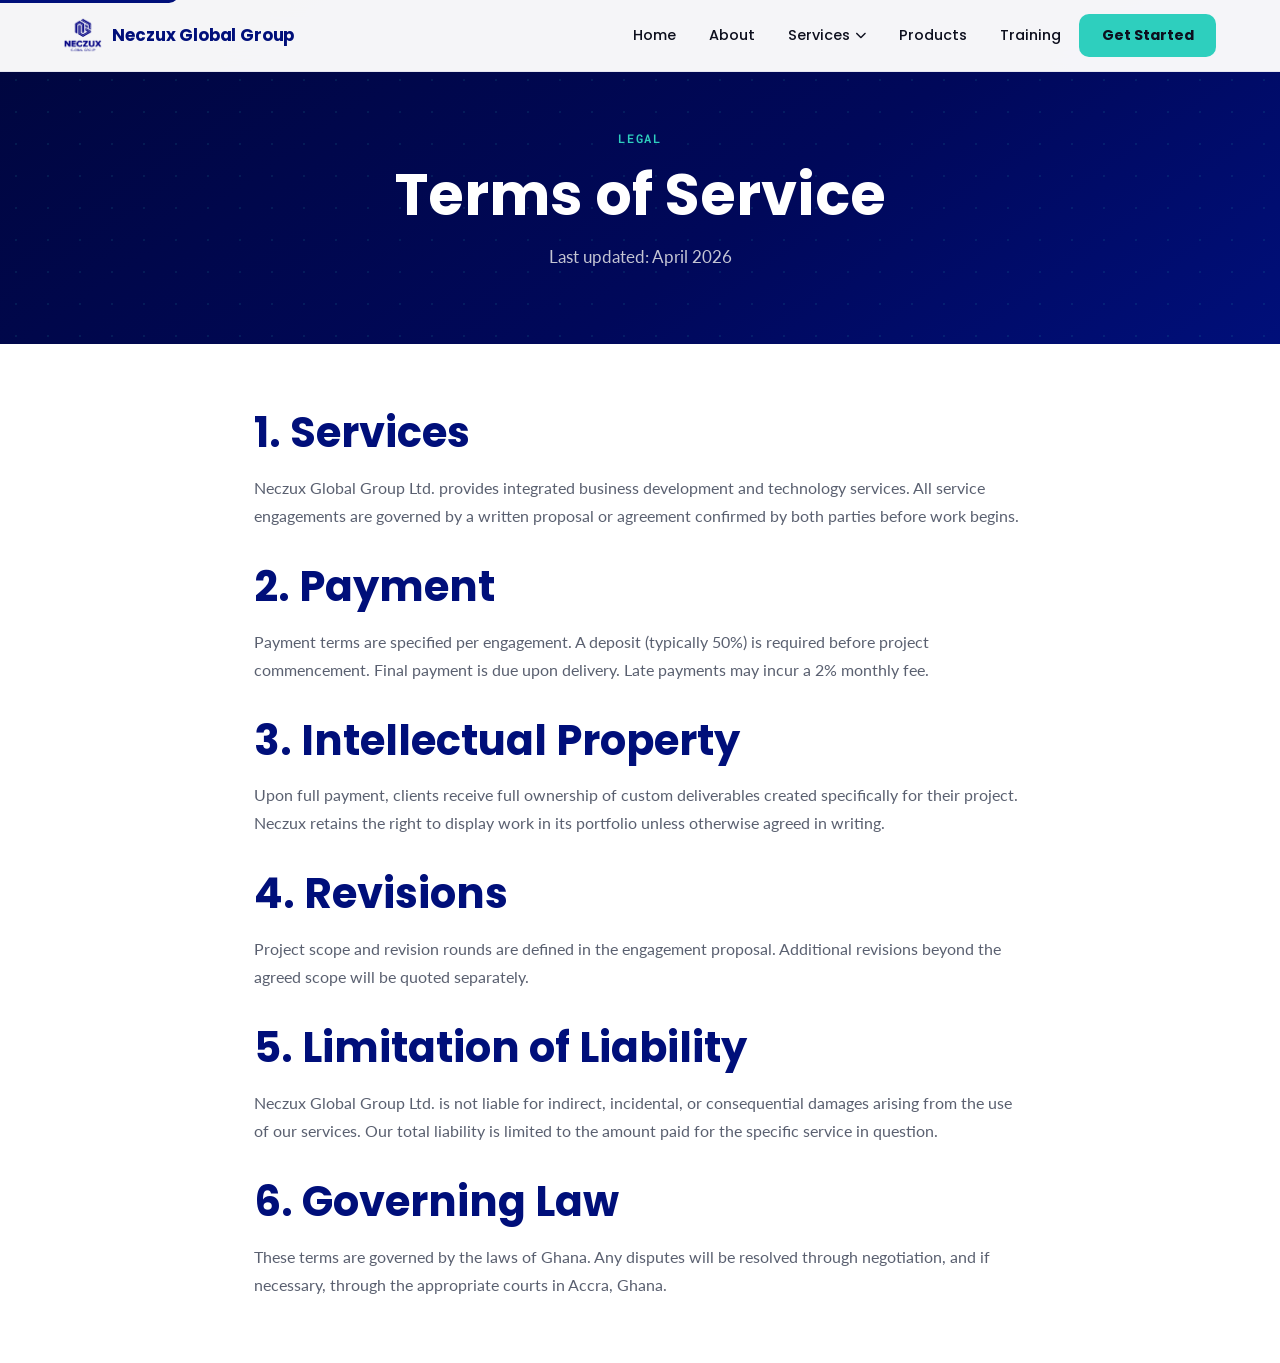
<file: terms-of-service.html>
<!DOCTYPE html>
<html lang="en">
<head>
    <meta charset="UTF-8">
    <meta name="viewport" content="width=device-width, initial-scale=1.0">
    <title>Terms of Service | Neczux Global Group</title>
    <meta name="description" content="Terms of Service for Neczux Global Group Ltd.">
    <meta name="robots" content="noindex">
    <link rel="stylesheet" href="styles/main.css">
    <link rel="stylesheet" href="https://cdnjs.cloudflare.com/ajax/libs/font-awesome/6.4.0/css/all.min.css">
    <link href="https://fonts.googleapis.com/css2?family=Poppins:wght@300;400;500;600;700;800&family=Lato:wght@300;400;700&family=Roboto+Mono:wght@400;500;600&display=swap" rel="stylesheet">
    <link rel="icon" type="image/x-icon" href="ngg-images/favicon.png">
</head>
<body>
    <a href="#main-content" class="skip-link">Skip to main content</a>
    <header class="main-header">
        <div class="container">
            <nav class="navbar">
                <a href="index.html" class="logo">
                    <img src="ngg-images/NGG.png" alt="Neczux Global Group Logo" width="38" height="38">
                    <span class="logo-text">Neczux Global Group</span>
                </a>
                <div class="nav-menu" id="navMenu">
                    <ul class="nav-list">
                        <li><a href="index.html">Home</a></li>
                        <li><a href="about.html">About</a></li>
                        <li class="dropdown">
                            <a href="services.html" class="dropdown-toggle" aria-haspopup="true" aria-expanded="false">Services <i class="fas fa-chevron-down"></i></a>
                            <div class="dropdown-menu"><div class="dropdown-grid">
                                <a href="services.html#tech-automation" class="dropdown-column"><h4><i class="fas fa-robot"></i> Technology & Automation</h4><span class="dd-link">Explore <i class="fas fa-arrow-right"></i></span></a>
                                <a href="services.html#creative-design" class="dropdown-column"><h4><i class="fas fa-palette"></i> Creative Design</h4><span class="dd-link">Explore <i class="fas fa-arrow-right"></i></span></a>
                                <a href="services.html#strategic-growth" class="dropdown-column"><h4><i class="fas fa-chart-line"></i> Strategic Growth & Training</h4><span class="dd-link">Explore <i class="fas fa-arrow-right"></i></span></a>
                                <a href="products.html" class="dropdown-column"><h4><i class="fas fa-box-open"></i> Product Store</h4><span class="dd-link">Explore <i class="fas fa-arrow-right"></i></span></a>
                            </div></div>
                        </li>
                        <li><a href="products.html">Products</a></li>
                        <li><a href="training.html">Training</a></li>
                        <li><a href="contact.html" class="nav-cta">Get Started</a></li>
                    </ul>
                </div>
                <button class="mobile-menu-btn" aria-label="Toggle menu" aria-expanded="false" aria-controls="navMenu">
                    <span></span><span></span><span></span>
                </button>
            </nav>
        </div>
    </header>
    <main id="main-content">
        <section class="page-hero">
            <div class="container">
                <span class="section-label" style="display:block;text-align:center;">Legal</span>
                <h1>Terms of Service</h1>
                <p class="hero-description">Last updated: April 2026</p>
            </div>
        </section>
        <section style="padding:4rem 0;background:var(--white-pure);">
            <div class="container" style="max-width:820px;">
                <h2 style="color:var(--navy);margin-bottom:1rem;">1. Services</h2>
                <p>Neczux Global Group Ltd. provides integrated business development and technology services. All service engagements are governed by a written proposal or agreement confirmed by both parties before work begins.</p>
                <h2 style="color:var(--navy);margin:2rem 0 1rem;">2. Payment</h2>
                <p>Payment terms are specified per engagement. A deposit (typically 50%) is required before project commencement. Final payment is due upon delivery. Late payments may incur a 2% monthly fee.</p>
                <h2 style="color:var(--navy);margin:2rem 0 1rem;">3. Intellectual Property</h2>
                <p>Upon full payment, clients receive full ownership of custom deliverables created specifically for their project. Neczux retains the right to display work in its portfolio unless otherwise agreed in writing.</p>
                <h2 style="color:var(--navy);margin:2rem 0 1rem;">4. Revisions</h2>
                <p>Project scope and revision rounds are defined in the engagement proposal. Additional revisions beyond the agreed scope will be quoted separately.</p>
                <h2 style="color:var(--navy);margin:2rem 0 1rem;">5. Limitation of Liability</h2>
                <p>Neczux Global Group Ltd. is not liable for indirect, incidental, or consequential damages arising from the use of our services. Our total liability is limited to the amount paid for the specific service in question.</p>
                <h2 style="color:var(--navy);margin:2rem 0 1rem;">6. Governing Law</h2>
                <p>These terms are governed by the laws of Ghana. Any disputes will be resolved through negotiation, and if necessary, through the appropriate courts in Accra, Ghana.</p>
            </div>
        </section>
    </main>
    <button id="scrollToTop" class="scroll-top-btn" aria-label="Back to top" title="Back to top">
        <i class="fas fa-chevron-up"></i>
    </button>
    <script src="scripts/main.js"></script>
</body>
</html>
</file>
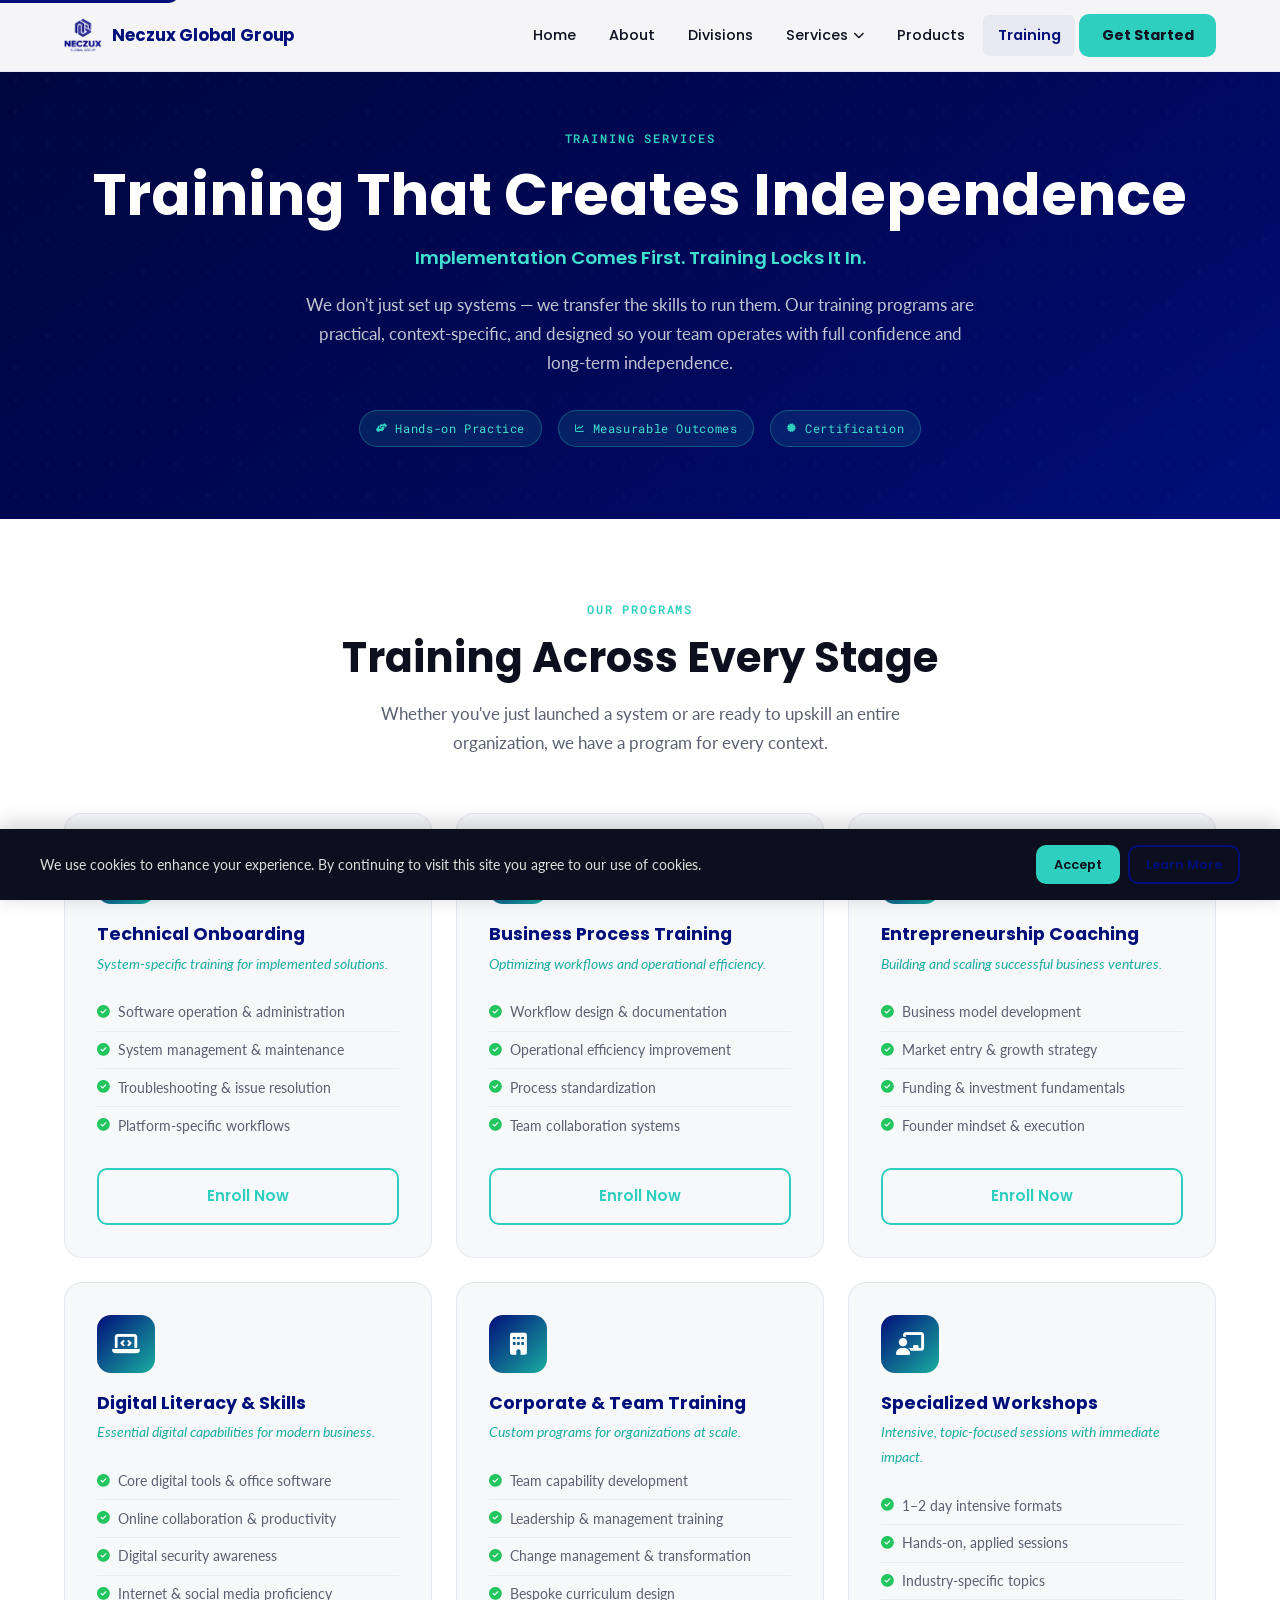
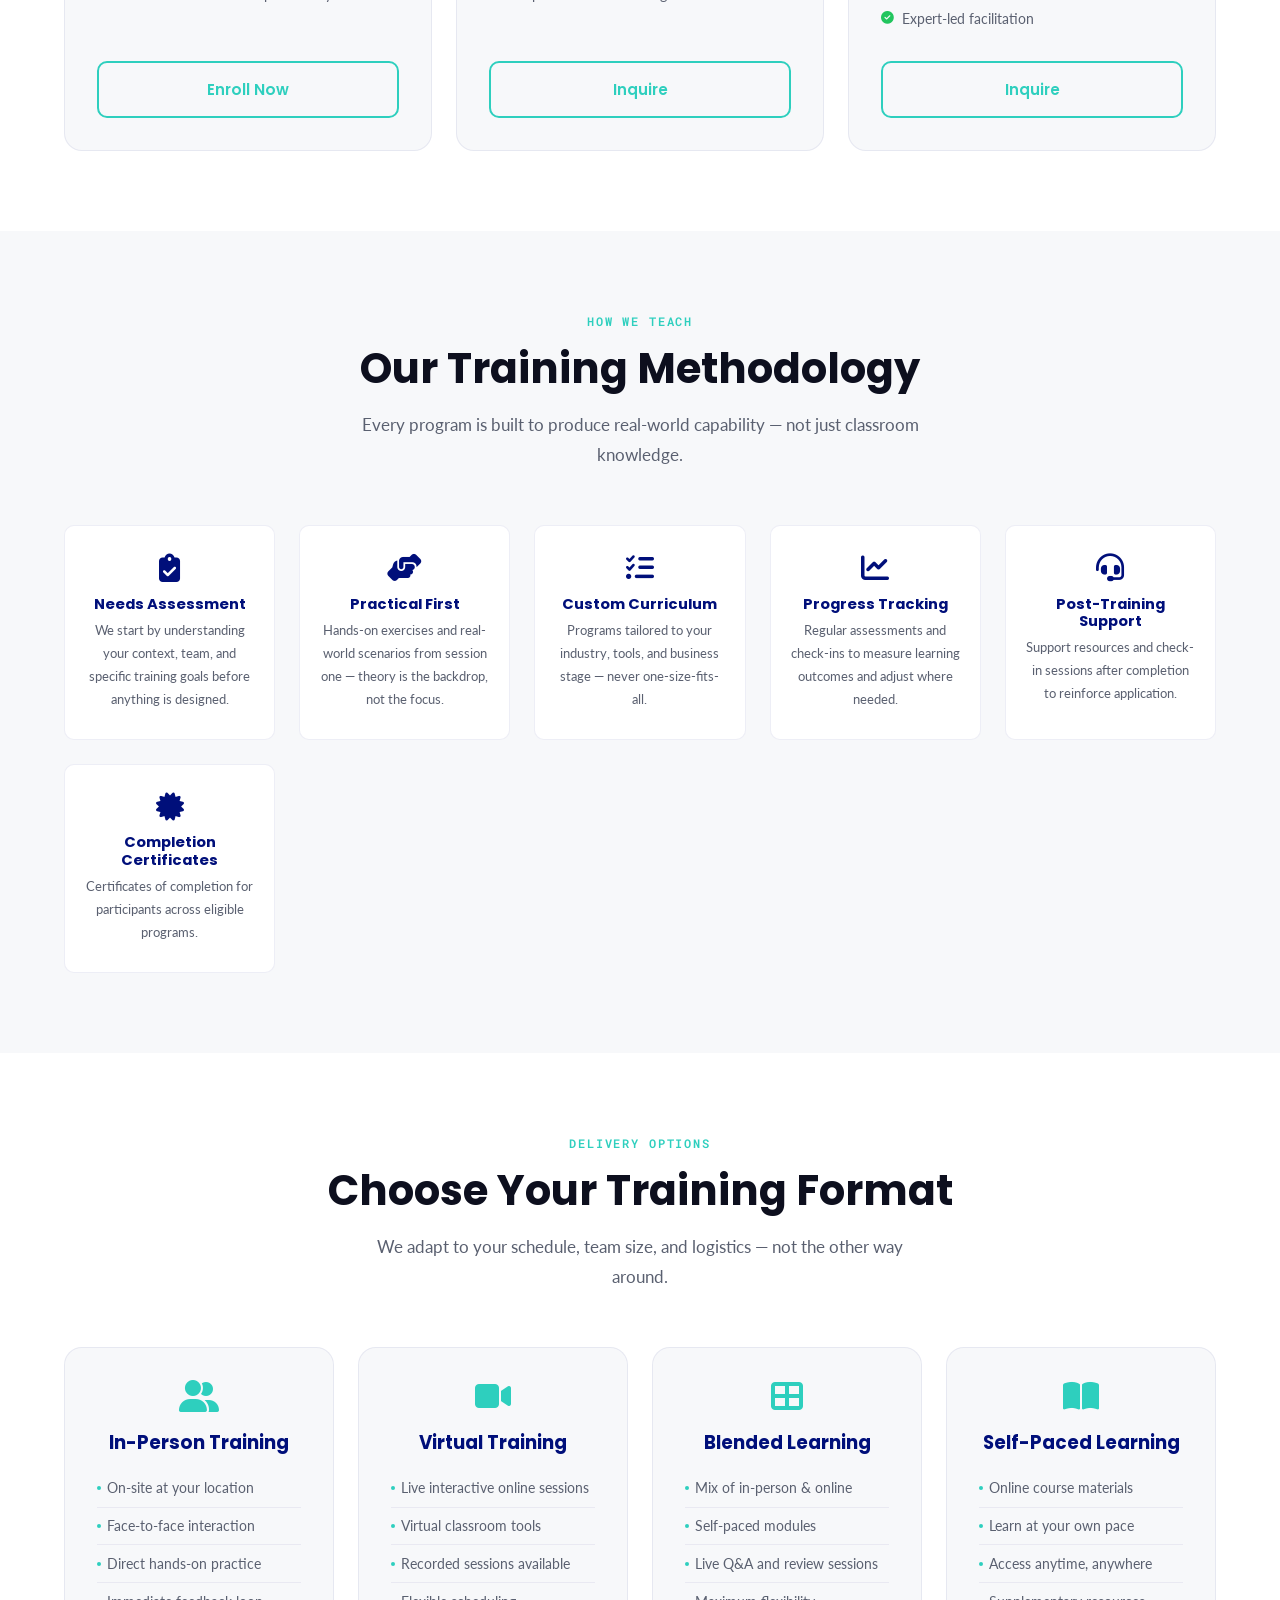
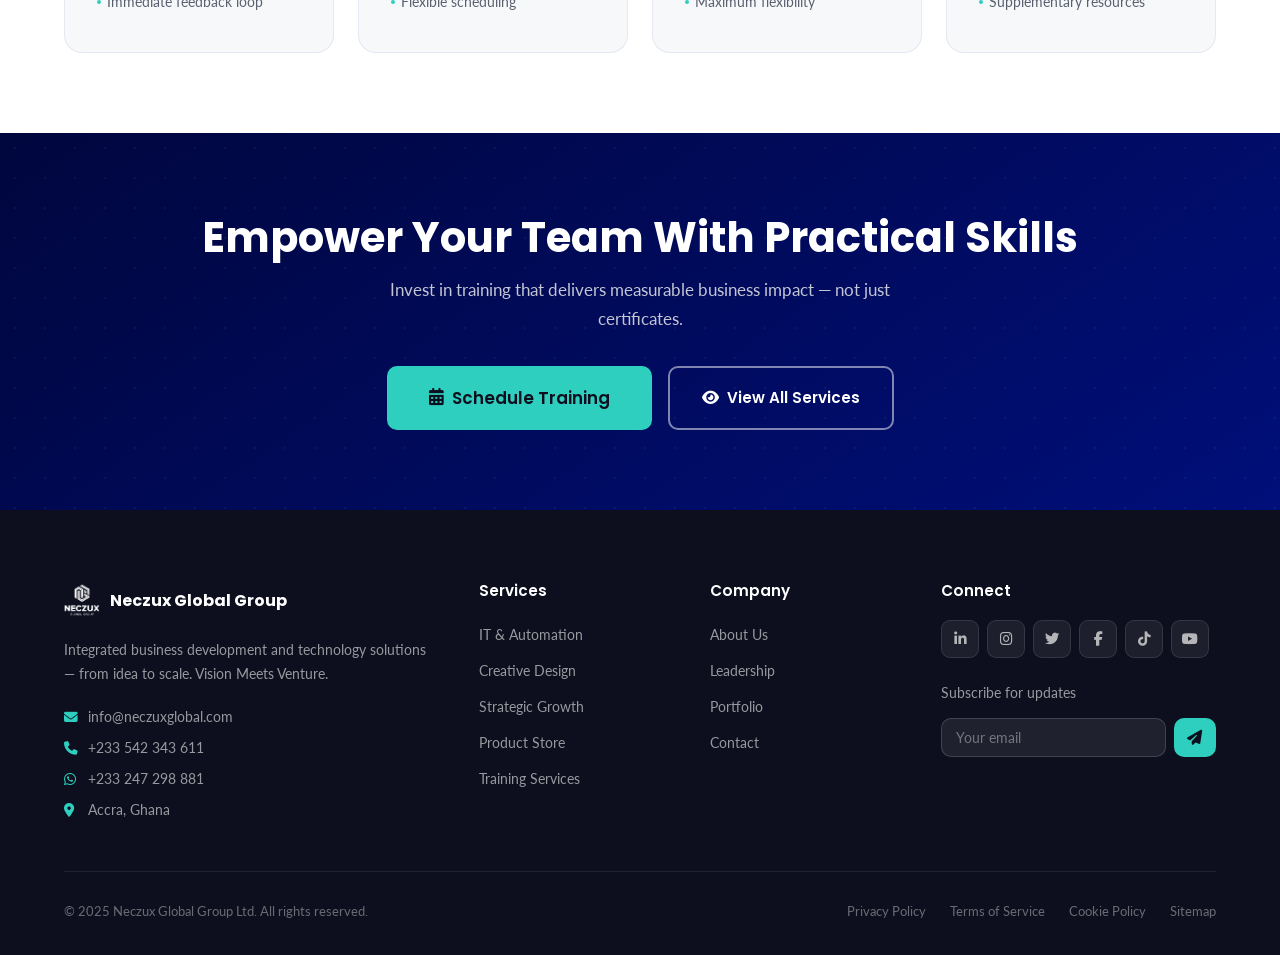
<file: training.html>
<!DOCTYPE html>
<html lang="en">
<head>
    <meta charset="UTF-8">
    <meta name="viewport" content="width=device-width, initial-scale=1.0">
    
    <!-- Meta Tags -->
    <meta name="description" content="Neczux Training Services — Practical, implementation-focused training for businesses, entrepreneurs, and teams. Technical onboarding, business process, entrepreneurship, and corporate training.">
    <meta name="keywords" content="business training, technical onboarding, entrepreneurship coaching, corporate training, digital skills, Accra Ghana">
    <meta name="author" content="Neczux Global Group Ltd.">
    
    <!-- Open Graph -->
    <meta property="og:type" content="website">
    <meta property="og:url" content="https://ebbykay.github.io/neczuxglobalgroup/training.html">
    <meta property="og:title" content="Training Services | Neczux Global Group">
    <meta property="og:description" content="Practical, implementation-focused training for businesses, entrepreneurs, and teams.">
    <meta property="og:image" content="https://ebbykay.github.io/neczuxglobalgroup/ngg-images/NGG.png">
    
    <!-- Twitter -->
    <meta name="twitter:card" content="summary_large_image">
    <meta name="twitter:title" content="Training Services | Neczux Global Group">
    <meta name="twitter:description" content="Practical training for business growth.">
    
    <!-- Preconnect -->
    <link rel="preconnect" href="https://fonts.googleapis.com">
    <link rel="preconnect" href="https://fonts.gstatic.com" crossorigin>
    <link rel="preconnect" href="https://cdnjs.cloudflare.com">
    
    <title>Training Services | Neczux Global Group | Practical Business Training</title>
    
    <link rel="stylesheet" href="styles/main.css">
    <link rel="stylesheet" href="https://cdnjs.cloudflare.com/ajax/libs/font-awesome/6.4.0/css/all.min.css">
    <link href="https://fonts.googleapis.com/css2?family=Poppins:wght@300;400;500;600;700;800&family=Lato:wght@300;400;700&family=Roboto+Mono:wght@400;500;600&display=swap" rel="stylesheet">
    <link rel="icon" type="image/x-icon" href="ngg-images/favicon.png">
       
    <!-- Favicon -->
    <link rel="icon" type="image/x-icon" href="ngg-images/favicon.png">
    <link rel="apple-touch-icon" href="ngg-images/favicon.png">
     
    <style>
        .training-item {
            display: flex;
            gap: 1rem;
            align-items: flex-start;
            padding: 1.1rem;
            background: var(--white-pure);
            border-radius: var(--radius);
            border: 1px solid rgba(0,15,122,0.06);
            margin-bottom: 0.75rem;
            transition: var(--transition);
        }
        .training-item:hover { 
            border-color: rgba(46,207,190,0.3); 
            box-shadow: var(--shadow-sm); 
            transform: translateX(5px);
        }
        .training-item i { 
            color: var(--teal); 
            font-size: 1.1rem; 
            margin-top: 0.1rem; 
            flex-shrink: 0; 
        }
        .training-item h4 { 
            font-size: 0.95rem; 
            color: var(--navy); 
            margin-bottom: 0.2rem; 
        }
        .training-item p  { 
            font-size: 0.85rem; 
        }
        
        .program-card .btn-outline-teal {
            border-color: var(--teal);
            color: var(--teal);
        }
        .program-card .btn-outline-teal:hover {
            background: var(--teal);
            color: var(--dark);
        }
    </style>
</head>
<body>

    <!-- Skip Link -->
    <a href="#main-content" class="skip-link">Skip to main content</a>

    <!-- Cookie Banner -->
    <div id="cookieConsent" class="cookie-banner">
        <div class="cookie-content">
            <p>We use cookies to enhance your experience. By continuing to visit this site you agree to our use of cookies.</p>
            <div class="cookie-buttons">
                <button id="acceptCookies" class="btn btn-sm btn-primary">Accept</button>
                <a href="privacy-policy.html" class="btn btn-sm btn-outline">Learn More</a>
            </div>
        </div>
    </div>

    <!-- ===== HEADER ===== -->
    <header class="main-header">
        <div class="container">
            <nav class="navbar">
                <a href="index.html" class="logo">
                    <img src="ngg-images/NGG.png" alt="Neczux Global Group Logo" width="38" height="38">
                    <span class="logo-text">Neczux Global Group</span>
                </a>
                <div class="nav-menu">
                    <ul class="nav-list">
                        <li><a href="index.html">Home</a></li>
                        <li><a href="about.html">About</a></li>
                        <li><a href="divisions.html">Divisions</a></li>
                        <li class="dropdown">
                            <a href="services.html" class="dropdown-toggle">Services <i class="fas fa-chevron-down"></i></a>
                            <div class="dropdown-menu">
                                <div class="dropdown-grid">
                                    <a href="services.html#tech-automation" class="dropdown-column">
                                        <h4><i class="fas fa-robot"></i> Technology & Automation</h4>
                                       
                                        <span class="dd-link">Explore <i class="fas fa-arrow-right"></i></span>
                                    </a>
                                    <a href="services.html#creative-design" class="dropdown-column">
                                        <h4><i class="fas fa-palette"></i> Creative Design</h4>
                                       
                                        <span class="dd-link">Explore <i class="fas fa-arrow-right"></i></span>
                                    </a>
                                    <a href="services.html#strategic-growth" class="dropdown-column">
                                        <h4><i class="fas fa-chart-line"></i> Strategic Growth & Training</h4>
                                      
                                        <span class="dd-link">Explore <i class="fas fa-arrow-right"></i></span>
                                    </a>
                                    <a href="products.html" class="dropdown-column">
                                        <h4><i class="fas fa-box-open"></i> Product & Resource Store</h4>
                                      
                                        <span class="dd-link">Explore <i class="fas fa-arrow-right"></i></span>
                                    </a>
                                </div>
                            </div>
                        </li>
                        <li><a href="products.html">Products</a></li>
                        <li><a href="training.html" class="active" aria-current="page">Training</a></li>
                        <li><a href="contact.html" class="nav-cta">Get Started</a></li>
                    </ul>
                </div>
                <button class="mobile-menu-btn" aria-label="Toggle menu">
                    <span></span><span></span><span></span>
                </button>
            </nav>
        </div>
    </header>

    <!-- ===== MAIN CONTENT ===== -->
    <main id="main-content">

        <!-- ===== PAGE HERO ===== -->
        <section class="page-hero">
            <div class="container">
                <span class="section-label" style="display:block;text-align:center;margin-bottom:0.75rem;">Training Services</span>
                <h1>Training That Creates Independence</h1>
                <p class="hero-subtitle">Implementation Comes First. Training Locks It In.</p>
                <p class="hero-description">
                    We don't just set up systems — we transfer the skills to run them. Our training programs
                    are practical, context-specific, and designed so your team operates with full confidence
                    and long-term independence.
                </p>
                <div class="hero-features" style="justify-content:center;margin-top:2rem;">
                    <span class="badge"><i class="fas fa-hands-helping"></i> Hands-on Practice</span>
                    <span class="badge"><i class="fas fa-chart-line"></i> Measurable Outcomes</span>
                    <span class="badge"><i class="fas fa-certificate"></i> Certification</span>
                </div>
            </div>
        </section>

        <!-- ===== PROGRAMS ===== -->
        <section class="training-programs">
            <div class="container">
                <div class="section-header">
                    <span class="section-label">Our Programs</span>
                    <h2>Training Across Every Stage</h2>
                    <p>Whether you've just launched a system or are ready to upskill an entire organization, we have a program for every context.</p>
                </div>

                <div class="programs-grid">

                    <!-- Technical Onboarding -->
                    <div class="program-card" id="technical">
                        <div class="program-icon"><i class="fas fa-user-check"></i></div>
                        <h3>Technical Onboarding</h3>
                        <p class="program-description">System-specific training for implemented solutions.</p>
                        <ul class="program-features">
                            <li><i class="fas fa-check-circle"></i> Software operation & administration</li>
                            <li><i class="fas fa-check-circle"></i> System management & maintenance</li>
                            <li><i class="fas fa-check-circle"></i> Troubleshooting & issue resolution</li>
                            <li><i class="fas fa-check-circle"></i> Platform-specific workflows</li>
                        </ul>
                        <a href="contact.html?service=technology-automation&training=technical" class="btn btn-outline-teal full-width">Enroll Now</a>
                    </div>

                    <!-- Business Process -->
                    <div class="program-card" id="business-process">
                        <div class="program-icon"><i class="fas fa-users-cog"></i></div>
                        <h3>Business Process Training</h3>
                        <p class="program-description">Optimizing workflows and operational efficiency.</p>
                        <ul class="program-features">
                            <li><i class="fas fa-check-circle"></i> Workflow design & documentation</li>
                            <li><i class="fas fa-check-circle"></i> Operational efficiency improvement</li>
                            <li><i class="fas fa-check-circle"></i> Process standardization</li>
                            <li><i class="fas fa-check-circle"></i> Team collaboration systems</li>
                        </ul>
                        <a href="contact.html?service=strategic-growth&training=business-process" class="btn btn-outline-teal full-width">Enroll Now</a>
                    </div>

                    <!-- Entrepreneurship -->
                    <div class="program-card" id="entrepreneurship">
                        <div class="program-icon"><i class="fas fa-user-tie"></i></div>
                        <h3>Entrepreneurship Coaching</h3>
                        <p class="program-description">Building and scaling successful business ventures.</p>
                        <ul class="program-features">
                            <li><i class="fas fa-check-circle"></i> Business model development</li>
                            <li><i class="fas fa-check-circle"></i> Market entry & growth strategy</li>
                            <li><i class="fas fa-check-circle"></i> Funding & investment fundamentals</li>
                            <li><i class="fas fa-check-circle"></i> Founder mindset & execution</li>
                        </ul>
                        <a href="contact.html?service=strategic-growth&training=entrepreneurship" class="btn btn-outline-teal full-width">Enroll Now</a>
                    </div>

                    <!-- Digital Literacy -->
                    <div class="program-card" id="digital">
                        <div class="program-icon"><i class="fas fa-laptop-code"></i></div>
                        <h3>Digital Literacy & Skills</h3>
                        <p class="program-description">Essential digital capabilities for modern business.</p>
                        <ul class="program-features">
                            <li><i class="fas fa-check-circle"></i> Core digital tools & office software</li>
                            <li><i class="fas fa-check-circle"></i> Online collaboration & productivity</li>
                            <li><i class="fas fa-check-circle"></i> Digital security awareness</li>
                            <li><i class="fas fa-check-circle"></i> Internet & social media proficiency</li>
                        </ul>
                        <a href="contact.html?service=strategic-growth&training=digital-literacy" class="btn btn-outline-teal full-width">Enroll Now</a>
                    </div>

                    <!-- Corporate Training -->
                    <div class="program-card" id="corporate">
                        <div class="program-icon"><i class="fas fa-building"></i></div>
                        <h3>Corporate & Team Training</h3>
                        <p class="program-description">Custom programs for organizations at scale.</p>
                        <ul class="program-features">
                            <li><i class="fas fa-check-circle"></i> Team capability development</li>
                            <li><i class="fas fa-check-circle"></i> Leadership & management training</li>
                            <li><i class="fas fa-check-circle"></i> Change management & transformation</li>
                            <li><i class="fas fa-check-circle"></i> Bespoke curriculum design</li>
                        </ul>
                        <a href="contact.html?service=strategic-growth&training=corporate" class="btn btn-outline-teal full-width">Inquire</a>
                    </div>

                    <!-- Specialized Workshops -->
                    <div class="program-card" id="workshops">
                        <div class="program-icon"><i class="fas fa-chalkboard-teacher"></i></div>
                        <h3>Specialized Workshops</h3>
                        <p class="program-description">Intensive, topic-focused sessions with immediate impact.</p>
                        <ul class="program-features">
                            <li><i class="fas fa-check-circle"></i> 1–2 day intensive formats</li>
                            <li><i class="fas fa-check-circle"></i> Hands-on, applied sessions</li>
                            <li><i class="fas fa-check-circle"></i> Industry-specific topics</li>
                            <li><i class="fas fa-check-circle"></i> Expert-led facilitation</li>
                        </ul>
                        <a href="contact.html?service=strategic-growth&training=workshops" class="btn btn-outline-teal full-width">Inquire</a>
                    </div>

                </div>
            </div>
        </section>

        <!-- ===== METHODOLOGY ===== -->
        <section class="methodology-section">
            <div class="container">
                <div class="section-header">
                    <span class="section-label">How We Teach</span>
                    <h2>Our Training Methodology</h2>
                    <p>Every program is built to produce real-world capability — not just classroom knowledge.</p>
                </div>

                <div class="methodology-grid">
                    <div class="methodology-item">
                        <i class="fas fa-clipboard-check"></i>
                        <h4>Needs Assessment</h4>
                        <p>We start by understanding your context, team, and specific training goals before anything is designed.</p>
                    </div>
                    <div class="methodology-item">
                        <i class="fas fa-hands-helping"></i>
                        <h4>Practical First</h4>
                        <p>Hands-on exercises and real-world scenarios from session one — theory is the backdrop, not the focus.</p>
                    </div>
                    <div class="methodology-item">
                        <i class="fas fa-tasks"></i>
                        <h4>Custom Curriculum</h4>
                        <p>Programs tailored to your industry, tools, and business stage — never one-size-fits-all.</p>
                    </div>
                    <div class="methodology-item">
                        <i class="fas fa-chart-line"></i>
                        <h4>Progress Tracking</h4>
                        <p>Regular assessments and check-ins to measure learning outcomes and adjust where needed.</p>
                    </div>
                    <div class="methodology-item">
                        <i class="fas fa-headset"></i>
                        <h4>Post-Training Support</h4>
                        <p>Support resources and check-in sessions after completion to reinforce application.</p>
                    </div>
                    <div class="methodology-item">
                        <i class="fas fa-certificate"></i>
                        <h4>Completion Certificates</h4>
                        <p>Certificates of completion for participants across eligible programs.</p>
                    </div>
                </div>
            </div>
        </section>

        <!-- ===== DELIVERY FORMATS ===== -->
        <section class="formats-section">
            <div class="container">
                <div class="section-header">
                    <span class="section-label">Delivery Options</span>
                    <h2>Choose Your Training Format</h2>
                    <p>We adapt to your schedule, team size, and logistics — not the other way around.</p>
                </div>

                <div class="formats-grid">
                    <div class="format-card">
                        <i class="fas fa-user-friends"></i>
                        <h4>In-Person Training</h4>
                        <ul>
                            <li>On-site at your location</li>
                            <li>Face-to-face interaction</li>
                            <li>Direct hands-on practice</li>
                            <li>Immediate feedback loop</li>
                        </ul>
                    </div>
                    <div class="format-card">
                        <i class="fas fa-video"></i>
                        <h4>Virtual Training</h4>
                        <ul>
                            <li>Live interactive online sessions</li>
                            <li>Virtual classroom tools</li>
                            <li>Recorded sessions available</li>
                            <li>Flexible scheduling</li>
                        </ul>
                    </div>
                    <div class="format-card">
                        <i class="fas fa-th-large"></i>
                        <h4>Blended Learning</h4>
                        <ul>
                            <li>Mix of in-person & online</li>
                            <li>Self-paced modules</li>
                            <li>Live Q&A and review sessions</li>
                            <li>Maximum flexibility</li>
                        </ul>
                    </div>
                    <div class="format-card">
                        <i class="fas fa-book-open"></i>
                        <h4>Self-Paced Learning</h4>
                        <ul>
                            <li>Online course materials</li>
                            <li>Learn at your own pace</li>
                            <li>Access anytime, anywhere</li>
                            <li>Supplementary resources</li>
                        </ul>
                    </div>
                </div>
            </div>
        </section>

        <!-- ===== TRAINING OUTCOMES ===== -->
        

        <!-- ===== CTA ===== -->
        <section class="cta-section">
            <div class="container">
                <div class="cta-content">
                    <h2>Empower Your Team With Practical Skills</h2>
                    <p>Invest in training that delivers measurable business impact — not just certificates.</p>
                    <div class="cta-buttons">
                        <a href="contact.html?service=strategic-growth" class="btn btn-primary btn-lg">
                            <i class="fas fa-calendar-alt"></i> Schedule Training
                        </a>
                        <a href="services.html" class="btn btn-outline-white">
                            <i class="fas fa-eye"></i> View All Services
                        </a>
                    </div>
                </div>
            </div>
        </section>

    </main>

    <!-- ===== FOOTER ===== -->
    <footer class="main-footer" role="contentinfo">
        <div class="container">
            <div class="footer-grid">
                <div class="footer-col">
                    <div class="footer-logo">
                        <img src="ngg-images/NGG3.png" alt="Neczux Global Group Footer Logo" width="36" height="36" loading="lazy">
                        <span>Neczux Global Group</span>
                    </div>
                    <p class="footer-description">
                        Integrated business development and technology solutions — from idea to scale.
                        Vision Meets Venture.
                    </p>
                    <div class="footer-contact-info">
                        <a href="mailto:info@neczuxglobal.com" aria-label="Email us">
                            <i class="fas fa-envelope" aria-hidden="true"></i> <span class="__cf_email__" data-cfemail="711f14120b0409161d1e13101d16031e040131161c10181d5f121e1c">info@neczuxglobal.com</span>
                        </a>
                        <a href="tel:+233542343611" aria-label="Call us alternate number">
                            <i class="fas fa-phone" aria-hidden="true"></i> +233 542 343 611
                        </a>
                        <a href="https://wa.me/233247298881" target="_blank" rel="noopener" aria-label="Chat with us on WhatsApp">
                            <i class="fab fa-whatsapp" aria-hidden="true"></i> +233 247 298 881
                        </a>
                        <p><i class="fas fa-map-marker-alt" aria-hidden="true"></i> Accra, Ghana</p>
                    </div>
                </div>

                <div class="footer-col">
                    <h4>Services</h4>
                    <ul>
                        <li><a href="services.html#tech-automation">IT & Automation</a></li>
                        <li><a href="services.html#creative-design">Creative Design</a></li>
                        <li><a href="services.html#strategic-growth">Strategic Growth</a></li>
                        <li><a href="products.html">Product Store</a></li>
                        <li><a href="training.html">Training Services</a></li>
                    </ul>
                </div>

                <div class="footer-col">
                    <h4>Company</h4>
                    <ul>
                        <li><a href="about.html">About Us</a></li>
                        <li><a href="about.html#leadership">Leadership</a></li>
                        
                        <li><a href="portfolio.html">Portfolio</a></li>
                        <li><a href="contact.html">Contact</a></li>
                    </ul>
                </div>

                <div class="footer-col">
                    <h4>Connect</h4>
                    <div class="footer-socials">
                        <a href="https://www.linkedin.com/company/neczuxglobal" target="_blank" rel="noopener" aria-label="Follow us on LinkedIn">
                            <i class="fab fa-linkedin-in" aria-hidden="true"></i>
                        </a>
                        <a href="https://www.instagram.com/neczuxglobal" target="_blank" rel="noopener" aria-label="Follow us on Instagram">
                            <i class="fab fa-instagram" aria-hidden="true"></i>
                        </a>
                        <a href="https://x.com/neczuxglobal" target="_blank" rel="noopener noreferrer" aria-label="Twitter">
                            <i class="fab fa-twitter"></i>
                        </a>
                        <a href="https://www.facebook.com/neczuxglobal" target="_blank" rel="noopener" aria-label="Follow us on Facebook">
                            <i class="fab fa-facebook-f" aria-hidden="true"></i>
                        </a>
                        <a href="https://www.tiktok.com/@neczuxglobal" target="_blank" rel="noopener" aria-label="Follow us on TikTok">
                            <i class="fab fa-tiktok" aria-hidden="true"></i>
                        </a>
                        <a href="https://www.youtube.com/@neczuxglobal" target="_blank" rel="noopener" aria-label="Subscribe to our YouTube channel">
                            <i class="fab fa-youtube" aria-hidden="true"></i>
                        </a>
                    </div>
                    <div class="newsletter">
                        <p style="color:rgba(245,245,243,0.6);font-size:0.85rem;margin-bottom:0.75rem;">Subscribe for updates</p>
                        <form class="newsletter-form" id="footerNewsletter" aria-label="Newsletter signup">
                            <input type="email" placeholder="Your email" required aria-label="Email address">
                            <button type="submit" aria-label="Subscribe"><i class="fas fa-paper-plane" aria-hidden="true"></i></button>
                        </form>
                    </div>
                </div>
            </div>

            <div class="footer-bottom">
                <p>&copy; 2025 Neczux Global Group Ltd. All rights reserved.</p>
                <div class="footer-links">
                    <a href="privacy-policy.html">Privacy Policy</a>
                    <a href="terms-of-service.html">Terms of Service</a>
                    <a href="cookie-policy.html">Cookie Policy</a>
                    <a href="sitemap.xml">Sitemap</a>
                </div>
            </div>
        </div>
    </footer>
    <button id="scrollToTop" class="scroll-top-btn" aria-label="Back to top" title="Back to top"><i class="fas fa-chevron-up"></i></button>
    <script src="scripts/main.js"></script>
</body>
</html>
</file>
<file: styles/main.css>
/* ===================================================
   NECZUX GLOBAL GROUP — MAIN STYLESHEET
   Brand: Navy Blue | Turquoise | Warm White
   =================================================== */

/* ===== RESET & ROOT VARIABLES ===== */
*, *::before, *::after {
    margin: 0;
    padding: 0;
    box-sizing: border-box;
}

:root {
    --navy:         #000F7A;
    --navy-dark:    #00085A;
    --navy-deep:    #00063D;
    --teal:         #2ECFBE;
    --teal-bright:  #40E0D0;
    --teal-dim:     #1AADA0;
    --white:        #F5F5F3;
    --white-pure:   #FFFFFF;
    --off-white:    #EEF0F4;
    --dark:         #0D0F1E;
    --gray-mid:     #5A6070;
    --gray-light:   #BDC3CC;
    --success:      #22C55E;
    --warm-bg:      #F7F8FA;

    --font-head:    'Poppins', 'Open Sans', sans-serif;
    --font-body:    'Lato', 'Open Sans', sans-serif;
    --font-mono:    'Roboto Mono', monospace;

    --radius:       10px;
    --radius-lg:    18px;
    --shadow-sm:    0 2px 8px rgba(0,15,122,0.08);
    --shadow-md:    0 6px 24px rgba(0,15,122,0.12);
    --shadow-lg:    0 16px 48px rgba(0,15,122,0.16);
    --transition:   all 0.3s cubic-bezier(0.4,0,0.2,1);
    --section-pad:  5rem 0;
    --max-width:    1200px;
}

html { scroll-behavior: smooth; }

body {
    font-family: var(--font-body);
    color: var(--dark);
    background: var(--white-pure);
    line-height: 1.7;
    overflow-x: hidden;
    -webkit-font-smoothing: antialiased;
}

.container {
    max-width: var(--max-width);
    margin: 0 auto;
    padding: 0 1.5rem;
    width: 100%;
}

img { max-width: 100%; height: auto; display: block; }
a { text-decoration: none; }

/* ===== TYPOGRAPHY ===== */
h1, h2, h3, h4, h5 {
    font-family: var(--font-head);
    font-weight: 700;
    line-height: 1.2;
    color: var(--dark);
}
h1 { font-size: clamp(2.2rem, 5vw, 3.6rem); }
h2 { font-size: clamp(1.8rem, 3.5vw, 2.6rem); }
h3 { font-size: clamp(1.2rem, 2.5vw, 1.6rem); }
h4 { font-size: 1.15rem; }
p  { color: var(--gray-mid); margin-bottom: 1rem; line-height: 1.75; }
p:last-child { margin-bottom: 0; }

.section-label {
    font-family: var(--font-mono);
    font-size: 0.78rem;
    font-weight: 600;
    letter-spacing: 0.15em;
    text-transform: uppercase;
    color: var(--teal);
    display: block;
    margin-bottom: 0.75rem;
}

.section-header {
    text-align: center;
    margin-bottom: 3.5rem;
}

.section-header h2 { margin-bottom: 1rem; }
.section-header p  { max-width: 580px; margin: 0 auto; font-size: 1.05rem; }

/* ===== BUTTONS ===== */
.btn {
    display: inline-flex;
    align-items: center;
    justify-content: center;
    gap: 0.5rem;
    padding: 0.85rem 2rem;
    border-radius: var(--radius);
    font-family: var(--font-head);
    font-weight: 600;
    font-size: 0.95rem;
    border: 2px solid transparent;
    cursor: pointer;
    transition: var(--transition);
    white-space: nowrap;
}

.btn-primary {
    background: var(--teal);
    color: var(--dark);
    border-color: var(--teal);
}
.btn-primary:hover {
    background: var(--teal-bright);
    border-color: var(--teal-bright);
    transform: translateY(-2px);
    box-shadow: 0 8px 24px rgba(46,207,190,0.35);
}

.btn-navy {
    background: var(--navy);
    color: var(--white-pure);
    border-color: var(--navy);
}
.btn-navy:hover {
    background: var(--navy-dark);
    border-color: var(--navy-dark);
    transform: translateY(-2px);
    box-shadow: 0 8px 24px rgba(0,15,122,0.3);
}

.btn-outline {
    background: transparent;
    color: var(--navy);
    border-color: var(--navy);
}
.btn-outline:hover {
    background: var(--navy);
    color: var(--white-pure);
    transform: translateY(-2px);
}

.btn-outline-white {
    background: transparent;
    color: var(--white-pure);
    border-color: rgba(255,255,255,0.5);
}
.btn-outline-white:hover {
    background: rgba(255,255,255,0.12);
    border-color: var(--white-pure);
}

.btn-outline-teal {
    background: transparent;
    color: var(--teal);
    border-color: var(--teal);
}
.btn-outline-teal:hover {
    background: var(--teal);
    color: var(--dark);
    transform: translateY(-2px);
}

.btn-sm { padding: 0.55rem 1.2rem; font-size: 0.85rem; }
.btn-lg { padding: 1rem 2.5rem; font-size: 1.05rem; }
.full-width { width: 100%; }

/* ===== HEADER & NAVIGATION ===== */
.main-header {
    position: fixed;
    top: 0; left: 0; width: 100%;
    background: rgba(255,255,255,0.96);
    backdrop-filter: blur(14px);
    -webkit-backdrop-filter: blur(14px);
    z-index: 1000;
    border-bottom: 1px solid rgba(0,15,122,0.07);
    padding: 0.85rem 0;
    transition: var(--transition);
}

.main-header.scrolled {
    box-shadow: var(--shadow-md);
}

.navbar {
    display: flex;
    align-items: center;
    justify-content: space-between;
    gap: 2rem;
}

.logo {
    display: flex;
    align-items: center;
    gap: 0.65rem;
    flex-shrink: 0;
}
.logo img { height: 38px; width: auto; }
.logo-text {
    font-family: var(--font-head);
    font-weight: 700;
    font-size: 1.05rem;
    color: var(--navy);
    letter-spacing: -0.01em;
}

.nav-menu { display: flex; align-items: center; }

.nav-list {
    display: flex;
    align-items: center;
    list-style: none;
    gap: 0.25rem;
}

.nav-list li a {
    font-family: var(--font-head);
    font-weight: 500;
    font-size: 0.9rem;
    color: var(--dark);
    padding: 0.5rem 0.9rem;
    border-radius: 6px;
    transition: var(--transition);
    display: flex;
    align-items: center;
    gap: 0.35rem;
}
.nav-list li a:hover,
.nav-list li a.active {
    color: var(--navy);
    background: rgba(0,15,122,0.05);
}
.nav-list li a.active {
    font-weight: 600;
}

.nav-cta {
    background: var(--teal) !important;
    color: var(--dark) !important;
    font-weight: 700 !important;
    border-radius: var(--radius) !important;
    padding: 0.6rem 1.4rem !important;
}
.nav-cta:hover {
    background: var(--teal-bright) !important;
    box-shadow: 0 4px 16px rgba(46,207,190,0.4);
    transform: translateY(-1px);
}

/* ===== DROPDOWN MENU ===== */
.dropdown { position: relative; }

.dropdown-toggle i.fa-chevron-down {
    font-size: 0.7rem;
    transition: transform 0.3s ease;
}
.dropdown:hover .dropdown-toggle i.fa-chevron-down {
    transform: rotate(180deg);
}

.dropdown-menu {
    position: absolute;
    top: calc(100% + 12px);
    left: 50%;
    transform: translateX(-50%) translateY(8px);
    width: 560px;
    background: var(--white-pure);
    border-radius: var(--radius-lg);
    box-shadow: var(--shadow-lg);
    border: 1px solid rgba(0,15,122,0.08);
    padding: 1.5rem;
    opacity: 0;
    visibility: hidden;
    transition: all 0.25s cubic-bezier(0.4,0,0.2,1);
    z-index: 200;
}

.dropdown:hover .dropdown-menu {
    opacity: 1;
    visibility: visible;
    transform: translateX(-50%) translateY(0);
}

.dropdown-grid {
    display: grid;
    grid-template-columns: 1fr 1fr;
    gap: 0.5rem;
}

.dropdown-column {
    padding: 1rem;
    border-radius: var(--radius);
    transition: var(--transition);
    cursor: pointer;
    border: 1px solid transparent;
}
.dropdown-column:hover {
    background: rgba(0,15,122,0.03);
    border-color: rgba(0,15,122,0.06);
}

.dropdown-column h4 {
    font-size: 0.9rem;
    font-weight: 600;
    color: var(--navy);
    margin-bottom: 0.35rem;
    display: flex;
    align-items: center;
    gap: 0.5rem;
}
.dropdown-column h4 i { color: var(--teal); font-size: 0.85rem; }

.dropdown-column p {
    font-size: 0.8rem;
    color: var(--gray-mid);
    margin-bottom: 0.5rem;
    line-height: 1.5;
}

.dropdown-column .dd-link {
    font-size: 0.8rem;
    font-weight: 600;
    color: var(--teal-dim);
    display: inline-flex;
    align-items: center;
    gap: 0.3rem;
    transition: var(--transition);
}
.dropdown-column:hover .dd-link {
    color: var(--navy);
    gap: 0.5rem;
}

/* Mobile menu button */
.mobile-menu-btn {
    display: none;
    flex-direction: column;
    justify-content: center;
    gap: 5px;
    background: none;
    border: none;
    cursor: pointer;
    padding: 0.4rem;
    border-radius: 6px;
    z-index: 1001;
}
.mobile-menu-btn span {
    display: block;
    width: 24px;
    height: 2px;
    background: var(--dark);
    border-radius: 2px;
    transition: var(--transition);
}
.mobile-menu-btn.active span:nth-child(1) { transform: rotate(45deg) translate(5px, 5px); }
.mobile-menu-btn.active span:nth-child(2) { opacity: 0; }
.mobile-menu-btn.active span:nth-child(3) { transform: rotate(-45deg) translate(5px, -5px); }

/* ===== HERO SECTION ===== */
.hero {
    min-height: 100vh;
    display: flex;
    align-items: center;
    background: var(--navy-deep);
    position: relative;
    overflow: hidden;
    padding: 7rem 0 5rem;
}

/* Subtle dot-grid pattern */
.hero::before {
    content: '';
    position: absolute;
    inset: 0;
    background-image: radial-gradient(circle, rgba(46,207,190,0.12) 1px, transparent 1px);
    background-size: 36px 36px;
    z-index: 0;
}

/* Bottom gradient fade */
.hero::after {
    content: '';
    position: absolute;
    bottom: 0; left: 0; right: 0;
    height: 120px;
    background: linear-gradient(to top, var(--navy-deep), transparent);
    z-index: 0;
}

.hero .container {
    position: relative;
    z-index: 1;
    display: grid;
    grid-template-columns: 1fr 1fr;
    gap: 4rem;
    align-items: center;
}

.hero-badge {
    margin-bottom: 1.5rem;
}

.badge {
    display: inline-flex;
    align-items: center;
    gap: 0.5rem;
    padding: 0.45rem 1rem;
    background: rgba(46,207,190,0.12);
    border: 1px solid rgba(46,207,190,0.3);
    border-radius: 50px;
    font-family: var(--font-mono);
    font-size: 0.78rem;
    color: var(--teal-bright);
    letter-spacing: 0.05em;
}
.badge i { font-size: 0.55rem; color: var(--teal); }

.hero-title {
    color: var(--white-pure);
    font-size: clamp(2.4rem, 5.5vw, 4rem);
    font-weight: 800;
    line-height: 1.1;
    margin-bottom: 1.25rem;
    letter-spacing: -0.02em;
}

.hero-accent {
    color: var(--teal-bright);
    position: relative;
}

.hero-subtitle {
    font-size: 1.1rem;
    color: rgba(245,245,243,0.8);
    margin-bottom: 2rem;
    line-height: 1.7;
    max-width: 500px;
    text-align: center;
    margin-left: auto;
    margin-right: auto;
}

.hero-buttons {
    display: flex;
    gap: 1rem;
    flex-wrap: wrap;
    margin-bottom: 2.5rem;
}

.hero-features {
    display: flex;
    flex-wrap: wrap;
    gap: 1rem;
}

.hero-features .feature {
    display: flex;
    align-items: center;
    gap: 0.45rem;
    font-size: 0.88rem;
    color: rgba(245,245,243,0.75);
    font-family: var(--font-head);
    font-weight: 500;
}
.hero-features .feature i { color: var(--teal); font-size: 0.8rem; }

/* ── Homepage hero: content block is left-aligned in 2-col grid ── */
.hero .hero-content {
    text-align: left;
}
.hero .hero-content .hero-subtitle {
    text-align: left;
    margin-left: 0;
    margin-right: 0;
    max-width: 540px;
}
.hero .hero-content .hero-buttons { justify-content: flex-start; }
.hero .hero-content .hero-features { justify-content: flex-start; }

/* Hero graphic — animated rings */
.hero-graphic {
    position: relative;
    width: 360px;
    height: 360px;
    margin: 0 auto;
}

.graphic-ring {
    position: absolute;
    border-radius: 50%;
    border: 1px solid rgba(46,207,190,0.2);
    top: 50%; left: 50%;
    transform: translate(-50%,-50%);
    animation: pulse-ring 4s ease-in-out infinite;
}
.ring-1 { width: 100%; height: 100%; animation-delay: 0s; }
.ring-2 { width: 75%;  height: 75%;  animation-delay: 0.8s; border-color: rgba(46,207,190,0.3); }
.ring-3 { width: 50%;  height: 50%;  animation-delay: 1.6s; border-color: rgba(46,207,190,0.5); }

@keyframes pulse-ring {
    0%, 100% { opacity: 0.5; transform: translate(-50%,-50%) scale(1); }
    50% { opacity: 1; transform: translate(-50%,-50%) scale(1.04); }
}

.graphic-center {
    position: absolute;
    top: 50%; left: 50%;
    transform: translate(-50%,-50%);
    width: 110px; height: 110px;
    background: linear-gradient(135deg, var(--navy), var(--teal-dim));
    border-radius: 50%;
    display: flex;
    flex-direction: column;
    align-items: center;
    justify-content: center;
    box-shadow: 0 0 40px rgba(46,207,190,0.3);
    gap: 0.25rem;
    border: 2px solid rgba(46,207,190,0.5);
}
.graphic-center i { font-size: 1.75rem; color: var(--teal-bright); }
.graphic-center span {
    font-family: var(--font-mono);
    font-size: 0.7rem;
    color: rgba(245,245,243,0.8);
    letter-spacing: 0.1em;
}

/* ===== PAGE HERO (inner pages) ===== */
.page-hero {
    padding: 8rem 0 4.5rem;
    background: linear-gradient(145deg, var(--navy-deep) 0%, var(--navy-dark) 60%, var(--navy) 100%);
    color: var(--white-pure);
    text-align: center;
    position: relative;
    overflow: hidden;
}
.page-hero::before {
    content: '';
    position: absolute;
    inset: 0;
    background-image: radial-gradient(circle, rgba(46,207,190,0.1) 1px, transparent 1px);
    background-size: 32px 32px;
}
.page-hero .container { position: relative; z-index: 1; }
.page-hero h1 { color: var(--white-pure); margin-bottom: 0.75rem; }
.page-hero .hero-subtitle {
    font-size: 1.15rem;
    color: var(--teal-bright);
    font-weight: 600;
    margin-bottom: 1rem;
    font-family: var(--font-head);
    text-align: center;
    display: block;
    width: 100%;
}
.page-hero .hero-description {
    font-size: 1.05rem;
    color: rgba(245,245,243,0.8);
    max-width: 680px;
    margin: 0.25rem auto 0;
    line-height: 1.75;
    text-align: center;
}

/* ===== CORE SERVICES (homepage) ===== */
.core-services {
    padding: var(--section-pad);
    background: var(--warm-bg);
}

.services-grid {
    display: grid;
    grid-template-columns: repeat(3, 1fr);
    gap: 1.5rem;
}

.service-card {
    background: var(--white-pure);
    border-radius: var(--radius-lg);
    padding: 2rem 1.75rem;
    border: 1px solid rgba(0,15,122,0.07);
    box-shadow: var(--shadow-sm);
    transition: var(--transition);
    display: flex;
    flex-direction: column;
}
.service-card:hover {
    transform: translateY(-6px);
    box-shadow: var(--shadow-lg);
    border-color: rgba(46,207,190,0.2);
}

.service-icon {
    width: 60px; height: 60px;
    background: linear-gradient(135deg, var(--navy), var(--teal-dim));
    border-radius: 14px;
    display: flex;
    align-items: center;
    justify-content: center;
    margin-bottom: 1.25rem;
    color: var(--white-pure);
    font-size: 1.4rem;
    flex-shrink: 0;
}

.service-card h3 {
    font-size: 1.15rem;
    margin-bottom: 0.65rem;
    color: var(--navy);
}
.service-card p { font-size: 0.93rem; margin-bottom: 1.25rem; flex: 1; }
.service-link {
    color: var(--teal-dim);
    font-weight: 700;
    font-family: var(--font-head);
    font-size: 0.88rem;
    display: inline-flex;
    align-items: center;
    gap: 0.35rem;
    transition: var(--transition);
    margin-top: auto;
}
.service-link:hover { color: var(--navy); gap: 0.55rem; }

/* ===== FRAMEWORK (homepage) ===== */
.framework {
    padding: var(--section-pad);
    background: var(--white-pure);
}

.framework-timeline {
    display: flex;
    justify-content: center;
    gap: 0;
    position: relative;
    max-width: 860px;
    margin: 0 auto;
    counter-reset: step;
}

.framework-timeline::before {
    content: '';
    position: absolute;
    top: 32px;
    left: 10%;
    right: 10%;
    height: 2px;
    background: linear-gradient(to right, var(--teal), var(--navy));
    z-index: 0;
}

.timeline-step {
    flex: 1;
    text-align: center;
    position: relative;
    z-index: 1;
    padding: 0 0.5rem;
}

.step-number {
    width: 64px; height: 64px;
    background: var(--white-pure);
    border: 2px solid var(--teal);
    border-radius: 50%;
    display: flex;
    align-items: center;
    justify-content: center;
    margin: 0 auto 1rem;
    font-family: var(--font-head);
    font-size: 1.2rem;
    font-weight: 700;
    color: var(--navy);
    transition: var(--transition);
}
.timeline-step:hover .step-number {
    background: var(--teal);
    color: var(--dark);
    transform: scale(1.08);
}
.timeline-step h4 { font-size: 0.95rem; color: var(--navy); margin-bottom: 0.3rem; }
.timeline-step p  { font-size: 0.82rem; }

/* ===== WHY CHOOSE ===== */
.why-choose {
    padding: var(--section-pad);
    background: var(--warm-bg);
}

.benefits-grid {
    display: grid;
    grid-template-columns: repeat(3, 1fr);
    gap: 1.5rem;
}

.benefit-card {
    background: var(--white-pure);
    border-radius: var(--radius-lg);
    padding: 2rem 1.5rem;
    text-align: center;
    border: 1px solid rgba(0,15,122,0.07);
    box-shadow: var(--shadow-sm);
    transition: var(--transition);
}
.benefit-card:hover { transform: translateY(-4px); box-shadow: var(--shadow-md); }
.benefit-card > i {
    font-size: 2rem;
    color: var(--teal);
    margin-bottom: 1rem;
    display: block;
}
.benefit-card h3 { font-size: 1.05rem; color: var(--navy); margin-bottom: 0.5rem; }
.benefit-card p  { font-size: 0.9rem; }

/* ===== TESTIMONIALS ===== */
.testimonials-section {
    padding: var(--section-pad);
    background: var(--white-pure);
}

.testimonials-grid {
    display: grid;
    grid-template-columns: repeat(3, 1fr);
    gap: 1.5rem;
}

.testimonial-card {
    background: var(--warm-bg);
    border-radius: var(--radius-lg);
    padding: 1.75rem;
    border: 1px solid rgba(0,15,122,0.07);
    border-left: 3px solid var(--teal);
    transition: var(--transition);
}
.testimonial-card:hover { box-shadow: var(--shadow-md); transform: translateY(-3px); }

.testimonial-stars {
    color: #F59E0B;
    font-size: 0.85rem;
    margin-bottom: 1rem;
    letter-spacing: 0.1em;
}

.testimonial-text {
    font-size: 0.92rem;
    font-style: italic;
    color: var(--gray-mid);
    margin-bottom: 1.25rem;
    line-height: 1.7;
}

.testimonial-author {
    display: flex;
    align-items: center;
    gap: 0.75rem;
}

.author-avatar {
    width: 42px; height: 42px;
    border-radius: 50%;
    background: linear-gradient(135deg, var(--navy), var(--teal-dim));
    display: flex;
    align-items: center;
    justify-content: center;
    color: var(--white-pure);
    font-size: 1rem;
    flex-shrink: 0;
}
.author-name  { font-weight: 700; font-size: 0.88rem; color: var(--navy); font-family: var(--font-head); }
.author-title { font-size: 0.78rem; color: var(--gray-mid); }

/* ===== MISSION VISION (about) ===== */
.mission-vision {
    padding: var(--section-pad);
    background: var(--warm-bg);
}

.mv-grid {
    display: grid;
    grid-template-columns: repeat(3, 1fr);
    gap: 1.5rem;
}

.mv-card {
    background: var(--white-pure);
    border-radius: var(--radius-lg);
    padding: 2rem 1.75rem;
    text-align: center;
    box-shadow: var(--shadow-sm);
    border: 1px solid rgba(0,15,122,0.07);
    border-top: 3px solid var(--teal);
}
.mv-card > i {
    font-size: 2rem;
    color: var(--navy);
    margin-bottom: 1.25rem;
    display: block;
}
.mv-card h3 { color: var(--navy); font-size: 1.2rem; margin-bottom: 0.75rem; }
.mv-card p  { font-size: 0.93rem; }

/* ===== CORE IDENTITY ===== */
.core-identity {
    padding: var(--section-pad);
    background: var(--white-pure);
}
.identity-inner {
    max-width: 800px;
    margin: 0 auto;
    text-align: center;
}
.identity-statement {
    font-size: 1.15rem;
    line-height: 1.85;
    margin-bottom: 2rem;
}
.identity-highlight {
    font-size: 1.1rem;
    font-weight: 600;
    color: var(--navy);
    font-style: italic;
    padding: 1.25rem 2rem;
    background: rgba(46,207,190,0.07);
    border-left: 4px solid var(--teal);
    border-radius: 0 var(--radius) var(--radius) 0;
    text-align: left;
    margin: 0 auto 2rem;
}

/* ===== CORE VALUES ===== */
.core-values {
    padding: var(--section-pad);
    background: var(--navy-deep);
}
.core-values .section-header h2 { color: var(--white-pure); }
.core-values .section-header p  { color: rgba(245,245,243,0.7); }
.core-values .section-label     { color: var(--teal); }

.values-grid {
    display: grid;
    grid-template-columns: repeat(5, 1fr);
    gap: 1rem;
}

.value-card {
    background: rgba(255,255,255,0.05);
    border: 1px solid rgba(46,207,190,0.15);
    border-radius: var(--radius-lg);
    padding: 1.75rem 1.25rem;
    text-align: center;
    transition: var(--transition);
}
.value-card:hover {
    background: rgba(46,207,190,0.08);
    border-color: rgba(46,207,190,0.4);
    transform: translateY(-4px);
}
.value-card > i {
    font-size: 1.75rem;
    color: var(--teal);
    margin-bottom: 1rem;
    display: block;
}
.value-card h4 {
    color: var(--white-pure);
    font-size: 0.95rem;
    margin-bottom: 0.6rem;
}
.value-card p {
    font-size: 0.82rem;
    color: rgba(245,245,243,0.65);
    line-height: 1.5;
}

/* ===== GROWTH LOOP ===== */
.growth-loop {
    padding: var(--section-pad);
    background: var(--warm-bg);
}

.loop-container {
    display: grid;
    grid-template-columns: 1fr 1fr;
    gap: 4rem;
    align-items: center;
    max-width: 1000px;
    margin: 0 auto;
}

.loop-visual-wrap {
    position: relative;
    width: 320px;
    height: 320px;
    margin: 0 auto;
}

/* SVG-based circle diagram is embedded inline in HTML */

.loop-steps {
    display: flex;
    flex-direction: column;
    gap: 1rem;
}

.loop-step-item {
    display: flex;
    align-items: flex-start;
    gap: 1rem;
    padding: 1rem;
    border-radius: var(--radius);
    background: var(--white-pure);
    border: 1px solid rgba(0,15,122,0.07);
    transition: var(--transition);
}
.loop-step-item:hover {
    border-color: var(--teal);
    box-shadow: var(--shadow-sm);
}
.loop-step-num {
    width: 32px; height: 32px;
    background: var(--navy);
    color: var(--white-pure);
    border-radius: 50%;
    display: flex;
    align-items: center;
    justify-content: center;
    font-family: var(--font-head);
    font-weight: 700;
    font-size: 0.8rem;
    flex-shrink: 0;
}
.loop-step-item h5 {
    font-size: 0.92rem;
    color: var(--navy);
    margin-bottom: 0.15rem;
}
.loop-step-item p { font-size: 0.82rem; }

/* ===== WHY SECTION (about) ===== */
.why-section {
    padding: var(--section-pad);
    background: var(--white-pure);
}
.why-grid {
    display: grid;
    grid-template-columns: repeat(auto-fit, minmax(240px,1fr));
    gap: 1.5rem;
}
.why-card {
    background: var(--warm-bg);
    border-radius: var(--radius-lg);
    padding: 2rem 1.5rem;
    text-align: center;
    border: 1px solid rgba(0,15,122,0.07);
    transition: var(--transition);
}
.why-card:hover { box-shadow: var(--shadow-md); transform: translateY(-4px); }
.why-icon {
    width: 60px; height: 60px;
    background: linear-gradient(135deg, var(--navy), var(--teal-dim));
    border-radius: 14px;
    display: flex;
    align-items: center;
    justify-content: center;
    margin: 0 auto 1.25rem;
    color: var(--white-pure);
    font-size: 1.35rem;
}
.why-card h3 { font-size: 1.05rem; color: var(--navy); margin-bottom: 0.5rem; }
.why-card p  { font-size: 0.9rem; }

/* ===== LEADERSHIP ===== */
.leadership-section {
    padding: var(--section-pad);
    background: var(--warm-bg);
}
.leadership-grid {
    display: flex;
    justify-content: center;
}
.leader-card {
    background: var(--white-pure);
    border-radius: var(--radius-lg);
    padding: 2.5rem 2rem;
    text-align: center;
    max-width: 380px;
    width: 100%;
    box-shadow: var(--shadow-md);
    border: 1px solid rgba(0,15,122,0.07);
}
.leader-image {
    width: 100px; height: 100px;
    background: linear-gradient(135deg, var(--navy), var(--teal-dim));
    border-radius: 50%;
    display: flex; align-items: center; justify-content: center;
    margin: 0 auto 1.5rem;
    color: var(--white-pure);
    font-size: 2.5rem;
}
.leader-card h3 { color: var(--navy); margin-bottom: 0.25rem; }
.leader-role { color: var(--teal-dim); font-weight: 600; font-size: 0.9rem; margin-bottom: 1rem; }
.leader-bio { font-size: 0.92rem; margin-bottom: 1.5rem; }
.leader-contact a {
    display: inline-flex;
    align-items: center;
    gap: 0.4rem;
    color: var(--navy);
    font-weight: 600;
    font-size: 0.9rem;
    transition: var(--transition);
}
.leader-contact a:hover { color: var(--teal-dim); }

/* ===== RESULTS STRIP ===== */
.results-section {
    padding: 4rem 0;
    background: linear-gradient(135deg, var(--navy-deep) 0%, var(--navy) 100%);
}
.results-grid {
    display: grid;
    grid-template-columns: repeat(4,1fr);
    gap: 2rem;
    max-width: 800px;
    margin: 0 auto;
}
.result-item {
    text-align: center;
    padding: 1.5rem;
    background: rgba(255,255,255,0.06);
    border-radius: var(--radius);
    border: 1px solid rgba(46,207,190,0.15);
}
.result-number {
    display: block;
    font-size: 2.8rem;
    font-weight: 800;
    color: var(--teal-bright);
    font-family: var(--font-head);
    line-height: 1;
    margin-bottom: 0.4rem;
}
.result-label { font-size: 0.82rem; color: rgba(245,245,243,0.7); }

/* ===== SERVICE ARCHITECTURE (services page) ===== */
.service-architecture {
    padding: var(--section-pad);
    background: var(--white-pure);
}

.service-pillar {
    margin-bottom: 3.5rem;
    padding: 2.5rem;
    background: var(--warm-bg);
    border-radius: var(--radius-lg);
    border-left: 4px solid var(--teal);
    box-shadow: var(--shadow-sm);
}
.service-pillar:nth-child(2) { border-left-color: var(--navy); }
.service-pillar:nth-child(3) { border-left-color: #2DD4BF; }

.pillar-header {
    display: flex;
    align-items: flex-start;
    gap: 1.5rem;
    margin-bottom: 2rem;
}
.pillar-number {
    font-size: 3.5rem;
    font-weight: 800;
    color: var(--navy);
    opacity: 0.08;
    font-family: var(--font-head);
    line-height: 1;
    flex-shrink: 0;
}
.pillar-title h2 { margin-bottom: 0.35rem; font-size: 1.6rem; color: var(--navy); }
.pillar-tagline  { color: var(--teal-dim); font-style: italic; font-weight: 600; font-size: 0.92rem; text-align: center; }

.service-list {
    display: grid;
    grid-template-columns: repeat(auto-fill, minmax(280px,1fr));
    gap: 1rem;
}
.service-item {
    display: flex;
    gap: 0.85rem;
    align-items: flex-start;
    background: var(--white-pure);
    padding: 1.1rem;
    border-radius: var(--radius);
    border: 1px solid rgba(0,15,122,0.06);
    transition: var(--transition);
}
.service-item:hover { border-color: rgba(46,207,190,0.3); box-shadow: var(--shadow-sm); }
.service-item > i { color: var(--teal); margin-top: 0.1rem; font-size: 1rem; flex-shrink: 0; }
.service-item h4 { font-size: 0.95rem; color: var(--navy); margin-bottom: 0.2rem; }
.service-item p  { font-size: 0.85rem; }

/* Strategy items */
.strategy-services {
    display: grid;
    grid-template-columns: repeat(auto-fill, minmax(220px,1fr));
    gap: 1rem;
}
.strategy-item {
    background: var(--white-pure);
    padding: 1.25rem;
    border-radius: var(--radius);
    border: 1px solid rgba(0,15,122,0.06);
    transition: var(--transition);
}
.strategy-item:hover { border-color: rgba(46,207,190,0.3); box-shadow: var(--shadow-sm); }
.strategy-item h4 { font-size: 0.95rem; color: var(--navy); display: flex; align-items: center; gap: 0.5rem; margin-bottom: 0.4rem; }
.strategy-item h4 i { color: var(--teal); font-size: 0.85rem; }
.strategy-item p { font-size: 0.85rem; }

/* ===== FRAMEWORK SECTION (services page) ===== */
.framework-section {
    padding: var(--section-pad);
    background: var(--warm-bg);
}
.framework-process {
    max-width: 680px;
    margin: 0 auto;
    display: flex;
    flex-direction: column;
    gap: 0;
}
.process-step-row {
    display: flex;
    align-items: flex-start;
    gap: 1.5rem;
    position: relative;
}
.process-step-row:not(:last-child)::after {
    content: '';
    position: absolute;
    left: 24px;
    top: 52px;
    width: 2px;
    height: calc(100% + 1rem);
    background: linear-gradient(to bottom, var(--teal), rgba(46,207,190,0.1));
}
.step-dot {
    width: 48px; height: 48px;
    border-radius: 50%;
    background: var(--navy);
    color: var(--white-pure);
    display: flex; align-items: center; justify-content: center;
    font-family: var(--font-head);
    font-weight: 700;
    font-size: 1rem;
    flex-shrink: 0;
    z-index: 1;
    box-shadow: 0 4px 12px rgba(0,15,122,0.2);
    margin-bottom: 1.5rem;
}
.step-info { flex: 1; padding-bottom: 1.5rem; }
.step-info h4 { color: var(--navy); font-size: 1.05rem; margin-bottom: 0.35rem; }
.step-info p  { font-size: 0.9rem; }

/* ===== CONTACT ===== */
.contact-section { padding: var(--section-pad); background: var(--white-pure); }

.contact-grid {
    display: grid;
    grid-template-columns: 1fr 1.4fr;
    gap: 4rem;
}

.contact-info h2 { color: var(--navy); margin-bottom: 0.75rem; }
.contact-description { margin-bottom: 2rem; }

.contact-methods { display: flex; flex-direction: column; gap: 1.25rem; margin-bottom: 2rem; }
.contact-method { display: flex; gap: 1rem; align-items: flex-start; }
.contact-method-icon {
    width: 44px; height: 44px;
    background: rgba(0,15,122,0.07);
    border-radius: 10px;
    display: flex; align-items: center; justify-content: center;
    color: var(--navy);
    font-size: 1.1rem;
    flex-shrink: 0;
}
.contact-method h4 { font-size: 0.9rem; color: var(--navy); margin-bottom: 0.25rem; }
.contact-method a  { display: block; color: var(--gray-mid); font-size: 0.9rem; transition: var(--transition); }
.contact-method a:hover { color: var(--navy); }
.contact-method p  { font-size: 0.88rem; margin: 0; }
.small-note { font-size: 0.78rem; opacity: 0.65; }

.social-contact-row h4 { color: var(--navy); font-size: 0.95rem; margin-bottom: 0.85rem; }
.social-icons-row {
    display: flex;
    flex-wrap: wrap;
    gap: 0.6rem;
}
.social-icons-row a {
    width: 40px; height: 40px;
    background: var(--warm-bg);
    border: 1px solid rgba(0,15,122,0.1);
    border-radius: 10px;
    display: flex; align-items: center; justify-content: center;
    color: var(--navy);
    font-size: 0.95rem;
    transition: var(--transition);
}
.social-icons-row a:hover {
    background: var(--navy);
    color: var(--white-pure);
    border-color: var(--navy);
    transform: translateY(-2px);
}

.whatsapp-btn {
    display: inline-flex;
    align-items: center;
    gap: 0.5rem;
    background: #25D366;
    color: var(--white-pure) !important;
    border-color: #25D366 !important;
    border-radius: var(--radius);
    padding: 0.55rem 1.1rem;
    font-weight: 600;
    font-size: 0.88rem;
    font-family: var(--font-head);
    transition: var(--transition);
    border: none;
    cursor: pointer;
    text-decoration: none;
    margin-top: 1rem;
}
.whatsapp-btn:hover { background: #1EB85A; transform: translateY(-2px); box-shadow: 0 6px 18px rgba(37,211,102,0.35); }
.whatsapp-btn i { font-size: 1rem; }

/* Contact Form */
.contact-form-container h2 { color: var(--navy); margin-bottom: 1.5rem; }
.contact-form { display: flex; flex-direction: column; gap: 1.25rem; }
.form-group { display: flex; flex-direction: column; gap: 0.4rem; }
.form-row { display: grid; grid-template-columns: 1fr 1fr; gap: 1rem; }
label { font-weight: 600; font-size: 0.88rem; color: var(--dark); font-family: var(--font-head); }
input, select, textarea {
    padding: 0.8rem 1rem;
    border: 1.5px solid rgba(0,15,122,0.12);
    border-radius: var(--radius);
    font-family: var(--font-body);
    font-size: 0.95rem;
    color: var(--dark);
    background: var(--white-pure);
    transition: var(--transition);
    width: 100%;
}
input:focus, select:focus, textarea:focus {
    outline: none;
    border-color: var(--teal);
    box-shadow: 0 0 0 3px rgba(46,207,190,0.12);
}
textarea { resize: vertical; min-height: 120px; }
.checkbox-group { flex-direction: row; align-items: center; gap: 0.5rem; }
.checkbox-group input { width: auto; }
.checkbox-group label { font-weight: 400; font-size: 0.88rem; }
.form-note { font-size: 0.8rem; color: var(--gray-light); text-align: center; margin-top: 0.5rem; }

/* ===== FAQ ===== */
.faq-section { padding: var(--section-pad); background: var(--warm-bg); }
.faq-list { max-width: 760px; margin: 0 auto; display: flex; flex-direction: column; gap: 1rem; }
.faq-item {
    background: var(--white-pure);
    border-radius: var(--radius);
    border: 1px solid rgba(0,15,122,0.08);
    overflow: hidden;
    transition: var(--transition);
}
.faq-question {
    display: flex;
    justify-content: space-between;
    align-items: center;
    padding: 1.25rem 1.5rem;
    cursor: pointer;
    gap: 1rem;
}
.faq-question h4 {
    color: var(--navy);
    font-size: 0.97rem;
    margin: 0;
    line-height: 1.4;
}
.faq-question i {
    color: var(--teal);
    font-size: 0.85rem;
    transition: transform 0.3s ease;
    flex-shrink: 0;
}
.faq-item.active .faq-question i { transform: rotate(180deg); }
.faq-answer {
    max-height: 0;
    overflow: hidden;
    transition: max-height 0.35s ease;
    padding: 0 1.5rem;
}
.faq-item.active .faq-answer {
    max-height: 300px;
    padding: 0 1.5rem 1.25rem;
}
.faq-answer p { font-size: 0.9rem; }

/* ===== PRODUCTS ===== */
.products-categories { padding: var(--section-pad); background: var(--white-pure); }
.categories-grid {
    display: grid;
    grid-template-columns: repeat(auto-fill, minmax(300px,1fr));
    gap: 1.5rem;
}

.category-card {
    background: var(--white-pure);
    border-radius: var(--radius-lg);
    padding: 2rem;
    border: 1px solid rgba(0,15,122,0.08);
    box-shadow: var(--shadow-sm);
    transition: var(--transition);
    display: flex;
    flex-direction: column;
}
.category-card:hover { transform: translateY(-4px); box-shadow: var(--shadow-md); border-color: rgba(46,207,190,0.2); }

.category-card-header {
    display: flex;
    align-items: center;
    gap: 1rem;
    margin-bottom: 1.25rem;
}
.category-icon {
    width: 52px; height: 52px;
    background: linear-gradient(135deg, var(--navy), var(--teal-dim));
    border-radius: 12px;
    display: flex; align-items: center; justify-content: center;
    color: var(--white-pure);
    font-size: 1.3rem;
    flex-shrink: 0;
}
.category-card h3 { font-size: 1.05rem; color: var(--navy); margin: 0; }

.category-badge {
    display: inline-flex;
    align-items: center;
    gap: 0.35rem;
    background: rgba(34,197,94,0.1);
    color: var(--success);
    border-radius: 20px;
    padding: 0.25rem 0.75rem;
    font-size: 0.75rem;
    font-weight: 600;
    font-family: var(--font-head);
    margin-bottom: 1rem;
}
.category-badge i { font-size: 0.6rem; }

.category-card ul {
    list-style: none;
    flex: 1;
    margin-bottom: 1.25rem;
}
.category-card li {
    display: flex;
    align-items: center;
    gap: 0.5rem;
    padding: 0.45rem 0;
    font-size: 0.88rem;
    color: var(--gray-mid);
    border-bottom: 1px solid rgba(0,15,122,0.05);
}
.category-card li::before {
    content: '';
    width: 5px; height: 5px;
    border-radius: 50%;
    background: var(--teal);
    flex-shrink: 0;
}
.category-card li:last-child { border-bottom: none; }

.delivery-note {
    display: flex;
    align-items: center;
    gap: 0.4rem;
    font-size: 0.8rem;
    color: var(--teal-dim);
    font-weight: 600;
    margin-bottom: 1rem;
}

/* ===== PRODUCT BENEFITS ===== */
.product-benefits { padding: var(--section-pad); background: var(--warm-bg); }
.benefits-row {
    display: grid;
    grid-template-columns: repeat(auto-fill, minmax(200px,1fr));
    gap: 1.25rem;
}
.benefit-item {
    background: var(--white-pure);
    border-radius: var(--radius);
    padding: 1.5rem 1.25rem;
    text-align: center;
    border: 1px solid rgba(0,15,122,0.07);
    transition: var(--transition);
}
.benefit-item:hover { box-shadow: var(--shadow-sm); border-color: rgba(46,207,190,0.2); }
.benefit-item > i { font-size: 1.75rem; color: var(--teal); display: block; margin-bottom: 0.75rem; }
.benefit-item h4 { font-size: 0.92rem; color: var(--navy); margin-bottom: 0.3rem; }
.benefit-item p  { font-size: 0.82rem; }

/* Ordering process */
.ordering-process { padding: var(--section-pad); background: var(--white-pure); }
.process-steps-row {
    display: grid;
    grid-template-columns: repeat(4,1fr);
    gap: 1rem;
    position: relative;
    max-width: 860px;
    margin: 0 auto;
}
.process-steps-row::before {
    content: '';
    position: absolute;
    top: 28px;
    left: 15%;
    right: 15%;
    height: 2px;
    background: linear-gradient(to right, var(--teal), var(--navy));
}
.proc-step {
    text-align: center;
    position: relative;
    z-index: 1;
}
.proc-num {
    width: 56px; height: 56px;
    background: var(--white-pure);
    border: 2px solid var(--teal);
    border-radius: 50%;
    display: flex; align-items: center; justify-content: center;
    margin: 0 auto 0.85rem;
    font-weight: 700;
    font-size: 1.1rem;
    color: var(--navy);
    font-family: var(--font-head);
    transition: var(--transition);
}
.proc-step:hover .proc-num { background: var(--teal); color: var(--dark); }
.proc-step h4 { font-size: 0.92rem; color: var(--navy); margin-bottom: 0.3rem; }
.proc-step p  { font-size: 0.82rem; }

/* ===== TRAINING ===== */
.training-programs { padding: var(--section-pad); background: var(--white-pure); }
.programs-grid {
    display: grid;
    grid-template-columns: repeat(auto-fill, minmax(300px,1fr));
    gap: 1.5rem;
}
.program-card {
    background: var(--warm-bg);
    border-radius: var(--radius-lg);
    padding: 2rem;
    border: 1px solid rgba(0,15,122,0.07);
    transition: var(--transition);
    display: flex;
    flex-direction: column;
}
.program-card:hover { box-shadow: var(--shadow-md); transform: translateY(-4px); }
.program-icon {
    width: 58px; height: 58px;
    background: linear-gradient(135deg, var(--navy), var(--teal-dim));
    border-radius: 14px;
    display: flex; align-items: center; justify-content: center;
    color: var(--white-pure);
    font-size: 1.4rem;
    margin-bottom: 1.25rem;
}
.program-card h3 { color: var(--navy); font-size: 1.1rem; margin-bottom: 0.4rem; }
.program-description {
    font-style: italic;
    color: var(--teal-dim);
    font-size: 0.88rem;
    margin-bottom: 1.1rem;
}
.program-features { list-style: none; margin-bottom: 1.5rem; flex: 1; }
.program-features li {
    display: flex;
    align-items: center;
    gap: 0.5rem;
    padding: 0.4rem 0;
    font-size: 0.88rem;
    color: var(--gray-mid);
    border-bottom: 1px solid rgba(0,15,122,0.05);
}
.program-features li:last-child { border-bottom: none; }
.program-features i { color: var(--success); font-size: 0.8rem; flex-shrink: 0; }

.methodology-section { padding: var(--section-pad); background: var(--warm-bg); }
.methodology-grid {
    display: grid;
    grid-template-columns: repeat(auto-fill, minmax(200px,1fr));
    gap: 1.5rem;
}
.methodology-item {
    text-align: center;
    padding: 1.75rem 1.25rem;
    background: var(--white-pure);
    border-radius: var(--radius);
    border: 1px solid rgba(0,15,122,0.07);
    transition: var(--transition);
}
.methodology-item:hover { box-shadow: var(--shadow-sm); border-color: rgba(46,207,190,0.2); }
.methodology-item > i { font-size: 1.75rem; color: var(--navy); display: block; margin-bottom: 0.85rem; }
.methodology-item h4 { font-size: 0.92rem; color: var(--navy); margin-bottom: 0.35rem; }
.methodology-item p  { font-size: 0.82rem; }

.formats-section { padding: var(--section-pad); background: var(--white-pure); }
.formats-grid {
    display: grid;
    grid-template-columns: repeat(auto-fill, minmax(240px,1fr));
    gap: 1.5rem;
}
.format-card {
    background: var(--warm-bg);
    border-radius: var(--radius-lg);
    padding: 2rem;
    border: 1px solid rgba(0,15,122,0.07);
    text-align: center;
    transition: var(--transition);
}
.format-card:hover { box-shadow: var(--shadow-md); }
.format-card > i { font-size: 2rem; color: var(--teal); display: block; margin-bottom: 1.25rem; }
.format-card h4 { color: var(--navy); margin-bottom: 1rem; }
.format-card ul { list-style: none; text-align: left; }
.format-card li {
    font-size: 0.88rem;
    color: var(--gray-mid);
    padding: 0.4rem 0;
    border-bottom: 1px solid rgba(0,15,122,0.06);
    display: flex; align-items: center; gap: 0.4rem;
}
.format-card li::before {
    content: '';
    width: 4px; height: 4px;
    background: var(--teal);
    border-radius: 50%;
    flex-shrink: 0;
}
.format-card li:last-child { border-bottom: none; }

/* ===== CTA SECTION ===== */
.cta-section {
    padding: 5rem 0;
    background: linear-gradient(145deg, var(--navy-deep) 0%, var(--navy) 100%);
    text-align: center;
    position: relative;
    overflow: hidden;
}
.cta-section::before {
    content: '';
    position: absolute;
    inset: 0;
    background-image: radial-gradient(circle, rgba(46,207,190,0.08) 1px, transparent 1px);
    background-size: 30px 30px;
}
.cta-content { position: relative; z-index: 1; }
.cta-content h2 { color: var(--white-pure); margin-bottom: 0.75rem; }
.cta-content > p {
    color: rgba(245,245,243,0.8);
    max-width: 520px;
    margin: 0 auto 2rem;
    font-size: 1.05rem;
}
.cta-buttons { display: flex; gap: 1rem; justify-content: center; flex-wrap: wrap; }

/* ===== FOOTER ===== */
.main-footer {
    background: var(--dark);
    color: var(--white-pure);
    padding: 4.5rem 0 2rem;
}

.footer-grid {
    display: grid;
    grid-template-columns: 2fr 1fr 1fr 1.5fr;
    gap: 3rem;
    margin-bottom: 3rem;
}

.footer-logo {
    display: flex;
    align-items: center;
    gap: 0.65rem;
    margin-bottom: 1.25rem;
}
.footer-logo img { height: 36px; width: auto; }
.footer-logo span {
    font-family: var(--font-head);
    font-weight: 700;
    font-size: 1rem;
    color: var(--white-pure);
}

.footer-description {
    color: rgba(245,245,243,0.6);
    font-size: 0.88rem;
    line-height: 1.7;
    margin-bottom: 1.25rem;
}

.footer-contact-info { display: flex; flex-direction: column; gap: 0.5rem; }
.footer-contact-info a,
.footer-contact-info p {
    display: flex;
    align-items: center;
    gap: 0.6rem;
    color: rgba(245,245,243,0.6);
    font-size: 0.85rem;
    margin: 0;
    transition: var(--transition);
}
.footer-contact-info a:hover { color: var(--teal); }
.footer-contact-info i { color: var(--teal); font-size: 0.85rem; width: 14px; }

.footer-col h4 {
    color: var(--white-pure);
    font-family: var(--font-head);
    font-size: 0.95rem;
    margin-bottom: 1.25rem;
    font-weight: 600;
}

.footer-col ul { list-style: none; display: flex; flex-direction: column; gap: 0.55rem; }
.footer-col ul li a {
    color: rgba(245,245,243,0.6);
    font-size: 0.88rem;
    transition: var(--transition);
}
.footer-col ul li a:hover {
    color: var(--teal);
    padding-left: 4px;
}

.footer-socials {
    display: flex;
    flex-wrap: wrap;
    gap: 0.5rem;
    margin-bottom: 1.5rem;
}
.footer-socials a {
    width: 38px; height: 38px;
    background: rgba(255,255,255,0.07);
    border: 1px solid rgba(255,255,255,0.1);
    border-radius: 9px;
    display: flex; align-items: center; justify-content: center;
    color: rgba(245,245,243,0.7);
    font-size: 0.9rem;
    transition: var(--transition);
}
.footer-socials a:hover {
    background: var(--teal);
    color: var(--dark);
    border-color: var(--teal);
    transform: translateY(-2px);
}

.newsletter-form {
    display: flex;
    gap: 0.5rem;
}
.newsletter-form input {
    flex: 1;
    padding: 0.65rem 0.85rem;
    background: rgba(255,255,255,0.08);
    border: 1px solid rgba(255,255,255,0.15);
    border-radius: var(--radius);
    color: var(--white-pure);
    font-size: 0.85rem;
    min-width: 0;
}
.newsletter-form input::placeholder { color: rgba(245,245,243,0.4); }
.newsletter-form input:focus {
    outline: none;
    border-color: var(--teal);
    box-shadow: 0 0 0 2px rgba(46,207,190,0.12);
}
.newsletter-form button {
    background: var(--teal);
    color: var(--dark);
    border: none;
    border-radius: var(--radius);
    width: 42px;
    cursor: pointer;
    transition: var(--transition);
    font-size: 0.95rem;
    display: flex; align-items: center; justify-content: center;
    flex-shrink: 0;
}
.newsletter-form button:hover { background: var(--teal-bright); }

.footer-bottom {
    border-top: 1px solid rgba(255,255,255,0.08);
    padding-top: 1.75rem;
    display: flex;
    justify-content: space-between;
    align-items: center;
    flex-wrap: wrap;
    gap: 1rem;
}
.footer-bottom p { color: rgba(245,245,243,0.4); font-size: 0.82rem; margin: 0; }
.footer-links { display: flex; gap: 1.5rem; }
.footer-links a { color: rgba(245,245,243,0.4); font-size: 0.82rem; transition: var(--transition); }
.footer-links a:hover { color: var(--teal); }

/* ===== ANIMATIONS ===== */
@keyframes fadeUp {
    from { opacity: 0; transform: translateY(20px); }
    to   { opacity: 1; transform: translateY(0); }
}
.fade-up { animation: fadeUp 0.5s ease forwards; }

/* ===== RESPONSIVE ===== */
@media (max-width: 1024px) {
    .footer-grid { grid-template-columns: 1fr 1fr; gap: 2.5rem; }
    .values-grid { grid-template-columns: repeat(3,1fr); }
    .services-grid, .benefits-grid, .mv-grid { grid-template-columns: 1fr 1fr; }
    .hero .container { gap: 2.5rem; }
    .loop-container { grid-template-columns: 1fr; gap: 2rem; }
    .loop-visual-wrap { width: 260px; height: 260px; }
    .results-grid { grid-template-columns: repeat(2,1fr); }
    .contact-grid { grid-template-columns: 1fr; gap: 3rem; }
    .testimonials-grid { grid-template-columns: 1fr 1fr; }
    .dropdown-menu { width: 480px; }
}

@media (max-width: 768px) {
    :root { --section-pad: 3.5rem 0; }

    .nav-menu {
        position: fixed;
        top: 72px;
        left: -100%;
        width: 100%;
        height: calc(100vh - 72px);
        background: var(--white-pure);
        flex-direction: column;
        align-items: flex-start;
        justify-content: flex-start;
        padding: 1.5rem;
        transition: left 0.3s ease;
        box-shadow: var(--shadow-lg);
        overflow-y: auto;
        z-index: 999;
    }
    .nav-menu.active { left: 0; }

    .nav-list { flex-direction: column; gap: 0; width: 100%; }
    .nav-list li { width: 100%; }
    .nav-list li a { padding: 0.75rem 1rem; border-radius: var(--radius); width: 100%; }

    .dropdown {
        width: 100%;
        position: relative;
    }
    .dropdown-toggle {
        display: flex;
        align-items: center;
        justify-content: space-between;
        width: 100%;
        padding: 0.75rem 1rem;
        cursor: pointer;
        user-select: none;
    }
    .dropdown-toggle i.fa-chevron-down {
        margin-left: auto;
        flex-shrink: 0;
        transform: rotate(0deg);
        transition: transform 0.3s ease;
    }
    .dropdown.active .dropdown-toggle i.fa-chevron-down {
        transform: rotate(180deg);
    }

    .dropdown-menu {
        position: static;
        width: 100%;
        box-shadow: none;
        opacity: 1;
        visibility: visible;
        transform: none;
        background: rgba(0,15,122,0.05);
        border-radius: 0;
        padding: 0;
        margin: 0;
        max-height: 0;
        overflow: hidden;
        transition: max-height 0.3s ease;
        border: none;
    }
    .dropdown-menu.open { max-height: 800px; padding: 0.5rem 1rem; }
    .dropdown-grid { grid-template-columns: 1fr; gap: 0.5rem; }
    .dropdown-column { padding: 0.75rem; margin: 0; }

    .mobile-menu-btn { display: flex; }

    .hero .container { grid-template-columns: 1fr; text-align: center; }
    .hero-graphic { display: none; }
    .hero-subtitle { margin: 0 auto 2rem; text-align: center; }
    /* On mobile the single-col homepage centres everything */
    .hero .hero-content                   { text-align: center; }
    .hero .hero-content .hero-subtitle    { text-align: center; margin: 0 auto 2rem; }
    .hero .hero-content .hero-buttons     { justify-content: center; }
    .hero .hero-content .hero-features    { justify-content: center; }
    /* Inner page subtitles always centred */
    .page-hero .hero-subtitle             { text-align: center; }
    .page-hero .hero-description          { text-align: center; }
    .hero-buttons { justify-content: center; flex-direction: column; align-items: stretch; }
    .hero-features { justify-content: center; }

    .services-grid,
    .benefits-grid,
    .mv-grid,
    .testimonials-grid,
    .values-grid { grid-template-columns: 1fr; }
    .framework-timeline { flex-direction: column; gap: 1.5rem; align-items: center; }
    .framework-timeline::before { display: none; }
    .results-grid { grid-template-columns: 1fr 1fr; gap: 1rem; }
    .footer-grid { grid-template-columns: 1fr; gap: 2rem; }
    .footer-bottom { flex-direction: column; text-align: center; }
    .footer-links { justify-content: center; }
    .form-row { grid-template-columns: 1fr; }
    .process-steps-row { grid-template-columns: 1fr 1fr; }
    .process-steps-row::before { display: none; }
    .cta-buttons { flex-direction: column; align-items: stretch; }
}

@media (max-width: 480px) {
    h1 { font-size: 2rem; }
    .hero-title { font-size: 2.2rem; }
    .results-grid { grid-template-columns: 1fr 1fr; }
    .values-grid { grid-template-columns: 1fr 1fr; }
    .process-steps-row { grid-template-columns: 1fr; }
}

/* ===== UTILITY ===== */
.text-center { text-align: center; }
.text-navy { color: var(--navy); }
.text-teal { color: var(--teal); }
.mt-2 { margin-top: 2rem; }
.mb-2 { margin-bottom: 2rem; }

/* ===== ADD THESE TO YOUR EXISTING MAIN.CSS ===== */

/* Skip to Content Link */
.skip-link {
    position: absolute;
    top: -40px;
    left: 0;
    background: var(--navy);
    color: white;
    padding: 8px 16px;
    z-index: 1001;
    text-decoration: none;
    border-radius: 0 0 var(--radius) 0;
    font-weight: 600;
    transition: top 0.3s ease;
}
.skip-link:focus {
    top: 0;
    outline: 2px solid var(--teal);
    outline-offset: 2px;
}

/* Scroll to Top Button */
.scroll-top-btn {
    position: fixed;
    bottom: 30px;
    right: 30px;
    width: 50px;
    height: 50px;
    background: var(--teal);
    color: var(--dark);
    border: none;
    border-radius: 50%;
    cursor: pointer;
    display: none;
    align-items: center;
    justify-content: center;
    font-size: 1.2rem;
    box-shadow: var(--shadow-md);
    z-index: 99;
    transition: var(--transition);
    opacity: 0;
    transform: translateY(10px);
}
.scroll-top-btn.visible {
    display: flex;
    opacity: 1;
    transform: translateY(0);
}
.scroll-top-btn:hover {
    background: var(--navy);
    color: var(--white-pure);
    transform: translateY(-3px);
    box-shadow: var(--shadow-lg);
}
.scroll-top-btn:focus {
    outline: 2px solid var(--white-pure);
    outline-offset: 2px;
}

/* Cookie Banner */
.cookie-banner {
    position: fixed;
    bottom: 0;
    left: 0;
    right: 0;
    background: var(--dark);
    color: var(--white-pure);
    padding: 1rem;
    z-index: 9999;
    transform: translateY(100%);
    transition: transform 0.3s cubic-bezier(0.4, 0, 0.2, 1);
    box-shadow: 0 -4px 20px rgba(0,0,0,0.2);
}
.cookie-banner.show { 
    transform: translateY(0); 
}
.cookie-content {
    max-width: var(--max-width);
    margin: 0 auto;
    display: flex;
    align-items: center;
    justify-content: space-between;
    gap: 1rem;
    flex-wrap: wrap;
}
.cookie-content p { 
    color: rgba(245,245,243,0.9);
    margin: 0;
    font-size: 0.9rem;
}
.cookie-buttons { 
    display: flex; 
    gap: 0.5rem; 
    flex-shrink: 0;
}
.cookie-buttons .btn-sm {
    padding: 0.4rem 1rem;
    font-size: 0.8rem;
}

/* Case Studies Preview */
.case-studies-preview {
    padding: var(--section-pad);
    background: var(--warm-bg);
}
.case-grid {
    display: grid;
    grid-template-columns: repeat(3, 1fr);
    gap: 1.5rem;
    margin-top: 2rem;
}
.case-card {
    background: var(--white-pure);
    border-radius: var(--radius-lg);
    overflow: hidden;
    box-shadow: var(--shadow-sm);
    transition: var(--transition);
    text-decoration: none;
    display: block;
    border: 1px solid rgba(0,15,122,0.07);
}
.case-card:hover {
    transform: translateY(-6px);
    box-shadow: var(--shadow-lg);
    border-color: rgba(46,207,190,0.2);
}
.case-image {
    height: 160px;
    position: relative;
    display: flex;
    align-items: center;
    justify-content: center;
}
.case-tag {
    position: absolute;
    top: 1rem;
    left: 1rem;
    background: rgba(0,0,0,0.3);
    backdrop-filter: blur(4px);
    color: white;
    padding: 0.25rem 0.75rem;
    border-radius: 20px;
    font-size: 0.7rem;
    font-weight: 600;
    letter-spacing: 0.5px;
    border: 1px solid rgba(255,255,255,0.2);
}
.case-card h3 {
    font-size: 1.1rem;
    margin: 1rem 1rem 0.5rem;
    color: var(--navy);
}
.case-card p {
    font-size: 0.9rem;
    margin: 0 1rem 1rem;
    color: var(--gray-mid);
}
.case-link {
    display: block;
    padding: 1rem;
    border-top: 1px solid rgba(0,15,122,0.07);
    color: var(--teal-dim);
    font-weight: 600;
    font-size: 0.9rem;
    transition: var(--transition);
}
.case-card:hover .case-link {
    color: var(--navy);
    padding-left: 1.5rem;
}

/* Hero Stats (Contact Page) */
.hero-stats {
    display: flex;
    justify-content: center;
    gap: 2rem;
    margin-top: 2rem;
}
.hero-stats div {
    text-align: center;
    color: rgba(255,255,255,0.9);
    font-size: 0.9rem;
}
.hero-stats span {
    display: block;
    font-size: 1.5rem;
    font-weight: 700;
    color: var(--teal);
    margin-bottom: 0.25rem;
}

/* Bundle Offer Section */
.bundle-offer {
    padding: 4rem 0;
    background: var(--warm-bg);
}
.bundle-content {
    display: flex;
    align-items: center;
    gap: 3rem;
    flex-wrap: wrap;
}
.bundle-content > div:first-child {
    flex: 1;
}
.bundle-content > div:last-child {
    flex: 1;
    text-align: center;
}
.bundle-content h2 {
    font-size: 1.8rem;
    margin: 1rem 0;
}
.bundle-discount-box {
    background: linear-gradient(135deg, var(--navy), var(--teal-dim));
    padding: 2rem;
    border-radius: var(--radius-lg);
    color: white;
}
.bundle-discount-box span {
    font-size: 3rem;
    font-weight: 800;
    display: block;
    line-height: 1;
}

/* Form Subtitle */
.form-subtitle {
    color: var(--gray-mid);
    margin-bottom: 1.5rem;
    font-size: 0.95rem;
}

/* Skeleton Loading */
@keyframes shimmer {
    0% { background-position: -1000px 0; }
    100% { background-position: 1000px 0; }
}
.skeleton {
    background: linear-gradient(90deg, #f0f0f0 25%, #e0e0e0 50%, #f0f0f0 75%);
    background-size: 1000px 100%;
    animation: shimmer 2s infinite;
    border-radius: var(--radius);
}

/* Mobile Responsive Additions */
@media (max-width: 768px) {
    .case-grid {
        grid-template-columns: 1fr;
    }
    .hero-stats {
        flex-direction: column;
        gap: 1rem;
        align-items: center;
    }
    .hero-stats div {
        width: 100%;
        max-width: 200px;
    }
    .bundle-content {
        flex-direction: column;
        text-align: center;
    }
    .cookie-content {
        flex-direction: column;
        text-align: center;
    }
    .cookie-buttons {
        width: 100%;
        justify-content: center;
    }
}

@media (max-width: 480px) {
    .scroll-top-btn {
        bottom: 20px;
        right: 20px;
        width: 45px;
        height: 45px;
        font-size: 1rem;
    }
}
/* ===== SERVICE NAV PILLS (services.html) ===== */
.service-nav {
    background: rgba(255,255,255,0.95);
    border-bottom: 1px solid rgba(0,15,122,0.08);
    position: sticky;
    top: 72px;
    z-index: 100;
    backdrop-filter: blur(10px);
    -webkit-backdrop-filter: blur(10px);
}
.service-nav-inner {
    display: flex;
    gap: 0.25rem;
    padding: 0.75rem 0;
    overflow-x: auto;
    scrollbar-width: none;
    -ms-overflow-style: none;
}
.service-nav-inner::-webkit-scrollbar { display: none; }
.nav-pill {
    display: inline-flex;
    align-items: center;
    gap: 0.4rem;
    padding: 0.6rem 1.2rem;
    border-radius: 50px;
    font-family: var(--font-head);
    font-weight: 600;
    font-size: 0.85rem;
    color: var(--gray-mid);
    background: transparent;
    border: 1px solid transparent;
    cursor: pointer;
    transition: var(--transition);
    white-space: nowrap;
    text-decoration: none;
}
.nav-pill:hover,
.nav-pill.active {
    background: var(--navy);
    color: var(--white-pure);
    border-color: var(--navy);
}
.nav-pill i { font-size: 0.9rem; }

/* ===== PRODUCT LINK BOX (services.html) ===== */
.product-link-box {
    background: linear-gradient(135deg, rgba(46,207,190,0.06), rgba(0,15,122,0.04));
    border: 1px solid rgba(46,207,190,0.2);
    border-radius: var(--radius-lg);
    padding: 2.5rem;
    text-align: center;
    margin-top: 3.5rem;
}
.product-link-box h3 {
    color: var(--navy);
    margin-bottom: 0.75rem;
    font-size: 1.4rem;
}
.product-link-box p {
    margin-bottom: 1.5rem;
    max-width: 600px;
    margin-left: auto;
    margin-right: auto;
}

/* ===== TRAINING ITEM (training.html) ===== */
.training-item {
    display: flex;
    gap: 1rem;
    align-items: flex-start;
    padding: 1.1rem;
    background: var(--white-pure);
    border-radius: var(--radius);
    border: 1px solid rgba(0,15,122,0.06);
    margin-bottom: 0.75rem;
    transition: var(--transition);
}
.training-item:hover {
    border-color: rgba(46,207,190,0.3);
    box-shadow: var(--shadow-sm);
    transform: translateX(5px);
}
.training-item i { color: var(--teal); font-size: 1.1rem; margin-top: 0.1rem; flex-shrink: 0; }
.training-item h4 { font-size: 0.95rem; color: var(--navy); margin-bottom: 0.2rem; }
.training-item p  { font-size: 0.85rem; }

/* Division architecture: shared responsive components */
.division-section{padding:3rem 1.5rem}.division-grid{display:grid;grid-template-columns:repeat(auto-fit,minmax(min(100%,250px),1fr));gap:1.25rem}.division-card{padding:1.5rem;border:1px solid #dce3eb;border-radius:12px;background:#fff;display:flex;flex-direction:column;gap:.75rem}.division-card a{color:#0B1630;text-decoration:underline;text-underline-offset:3px}.division-index{color:#087b76;font-weight:700}.division-intro{background:#0B1630;padding:5rem 0;color:white}.division-intro h1,.division-intro p{color:white}.division-header{padding:1rem 0;background:#F5F7FA}.division-header nav{display:flex;flex-wrap:wrap;gap:1rem}.division-header a{color:#0B1630}.division-card a:focus-visible,.division-header a:focus-visible{outline:3px solid #087b76;outline-offset:4px}@media(prefers-reduced-motion:reduce){html{scroll-behavior:auto}*,*::before,*::after{animation-duration:.01ms!important;transition-duration:.01ms!important}}
</file>
<file: styles/os-demo.css>
*{box-sizing:border-box}body{margin:0;background:#f5f7fa;color:#0b1630;font:16px/1.6 system-ui,sans-serif}header,footer{background:#0b1630;color:white;padding:20px 6%;display:flex;gap:20px;justify-content:space-between}header a,footer a{color:white}main{max-width:1100px;margin:auto;padding:32px 20px}h1{font-size:clamp(30px,5vw,48px);line-height:1.15}.eyebrow{font-size:13px;letter-spacing:2px;font-weight:700}aside{border-left:4px solid #16b8b0;background:white;padding:18px}section{background:white;border:1px solid #dce2ea;padding:22px;margin:20px 0;border-radius:10px}.cards{display:grid;grid-template-columns:repeat(auto-fit,minmax(140px,1fr));gap:12px}article{background:#f5f7fa;padding:16px;border-radius:6px}article strong{display:block;font-size:23px}button,.cta{background:#0b1630;color:white;padding:12px 16px;border:0;border-radius:5px;font:inherit;cursor:pointer;display:inline-block}button:disabled{opacity:.5;cursor:default}a:focus-visible,button:focus-visible{outline:3px solid #16b8b0;outline-offset:3px}progress{display:block;width:100%;accent-color:#087e79}footer{flex-wrap:wrap}
</file>
